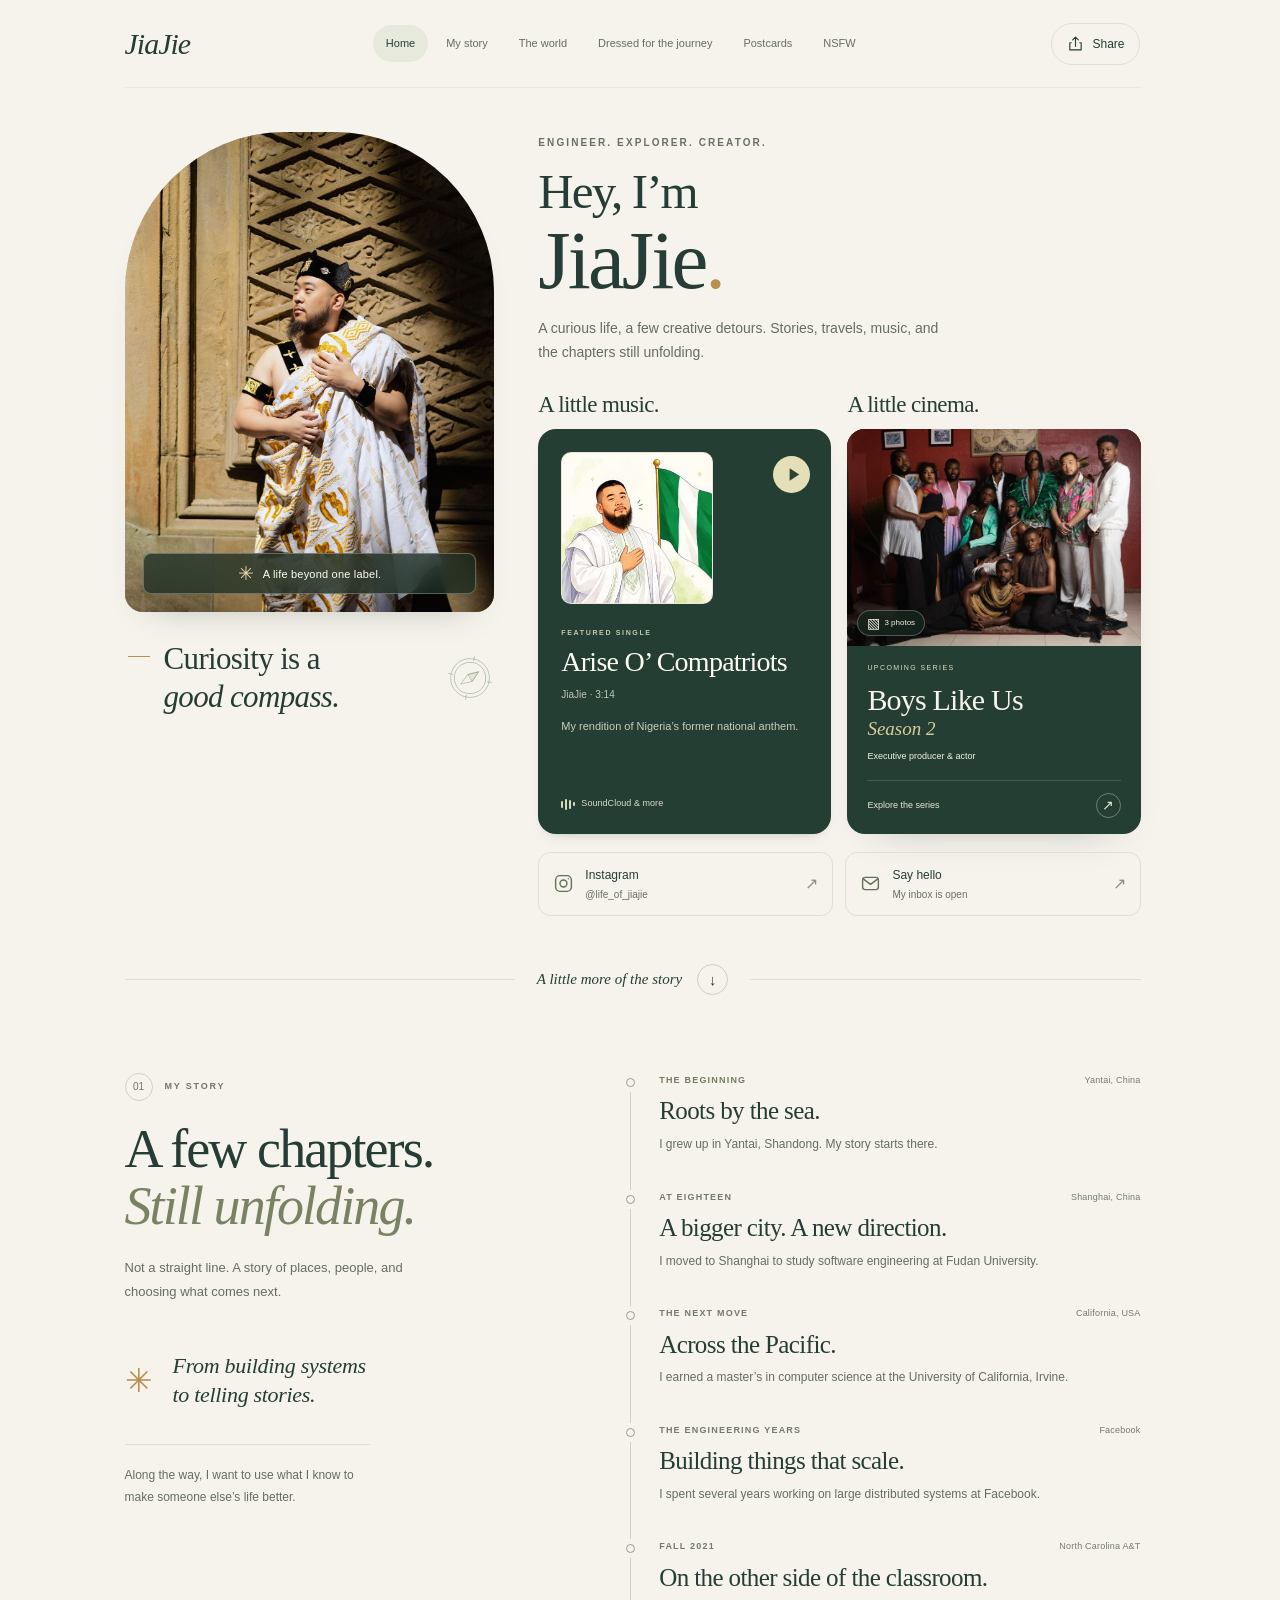
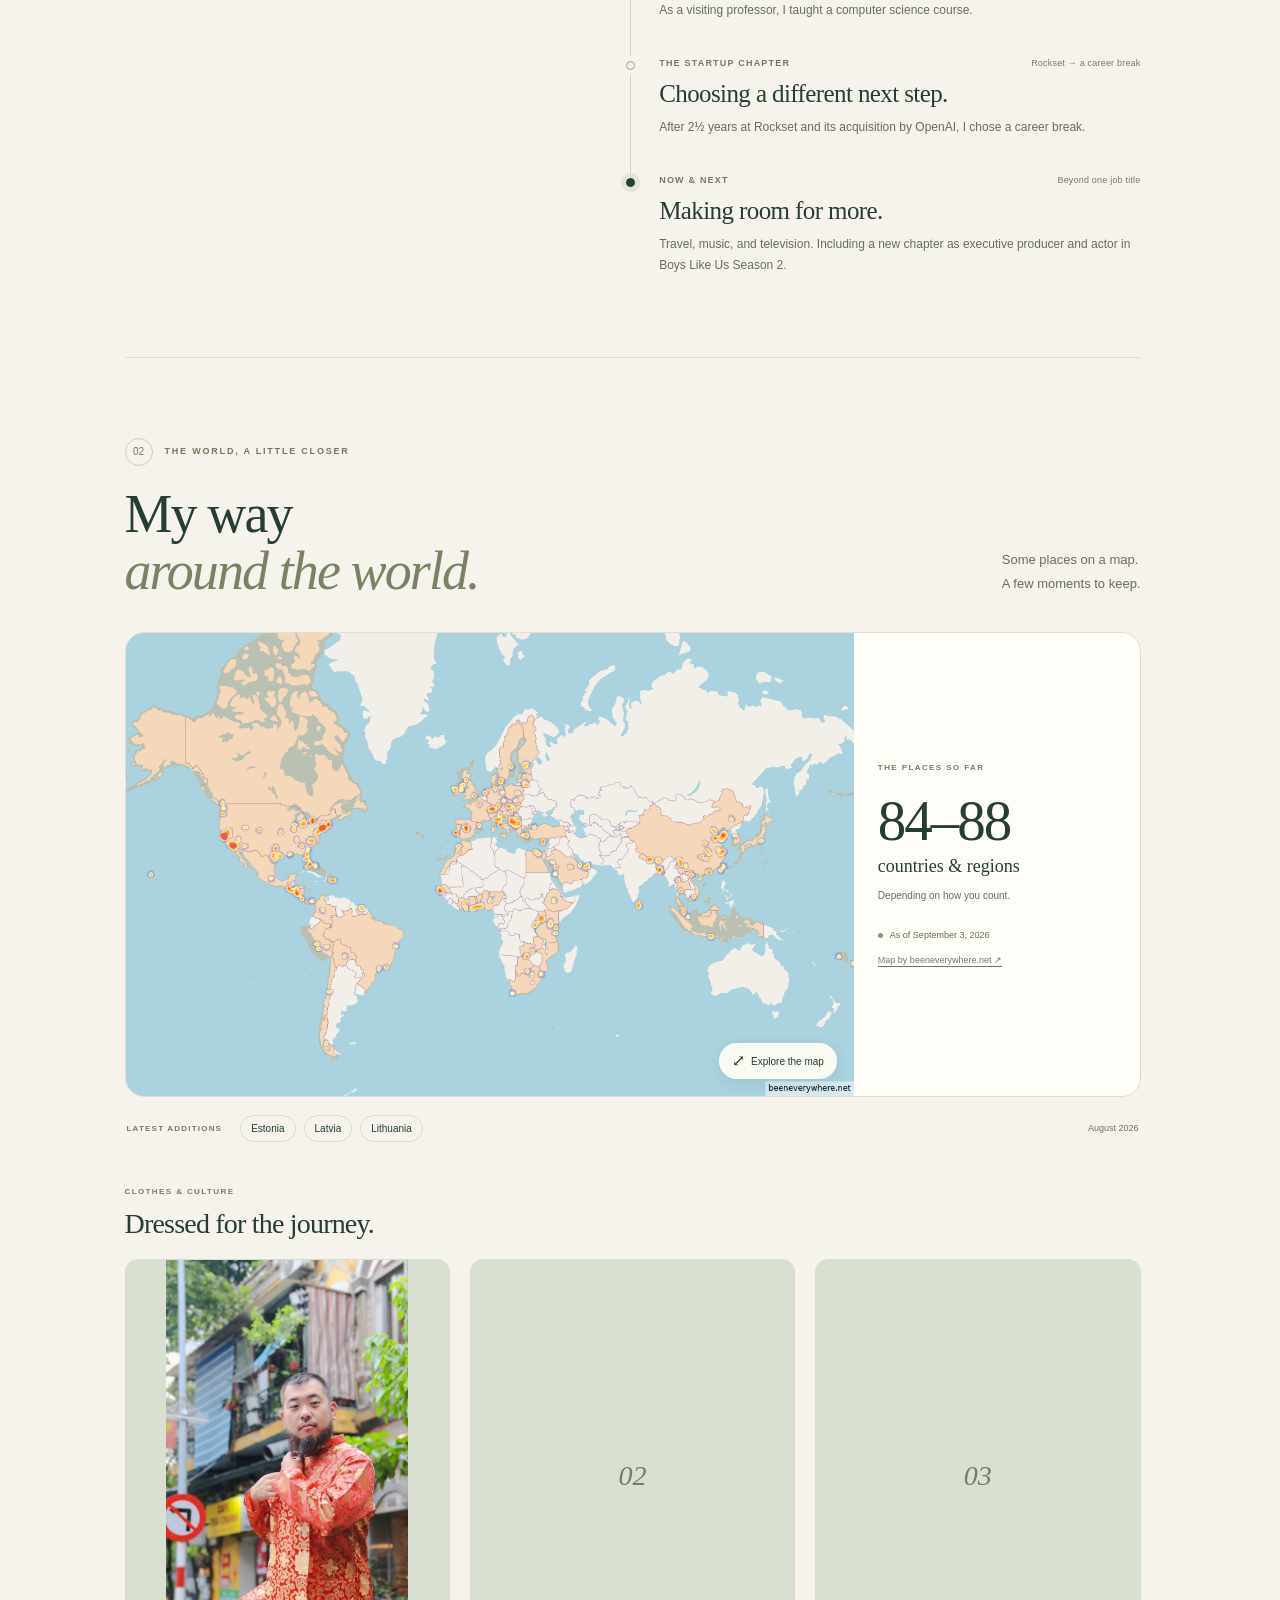
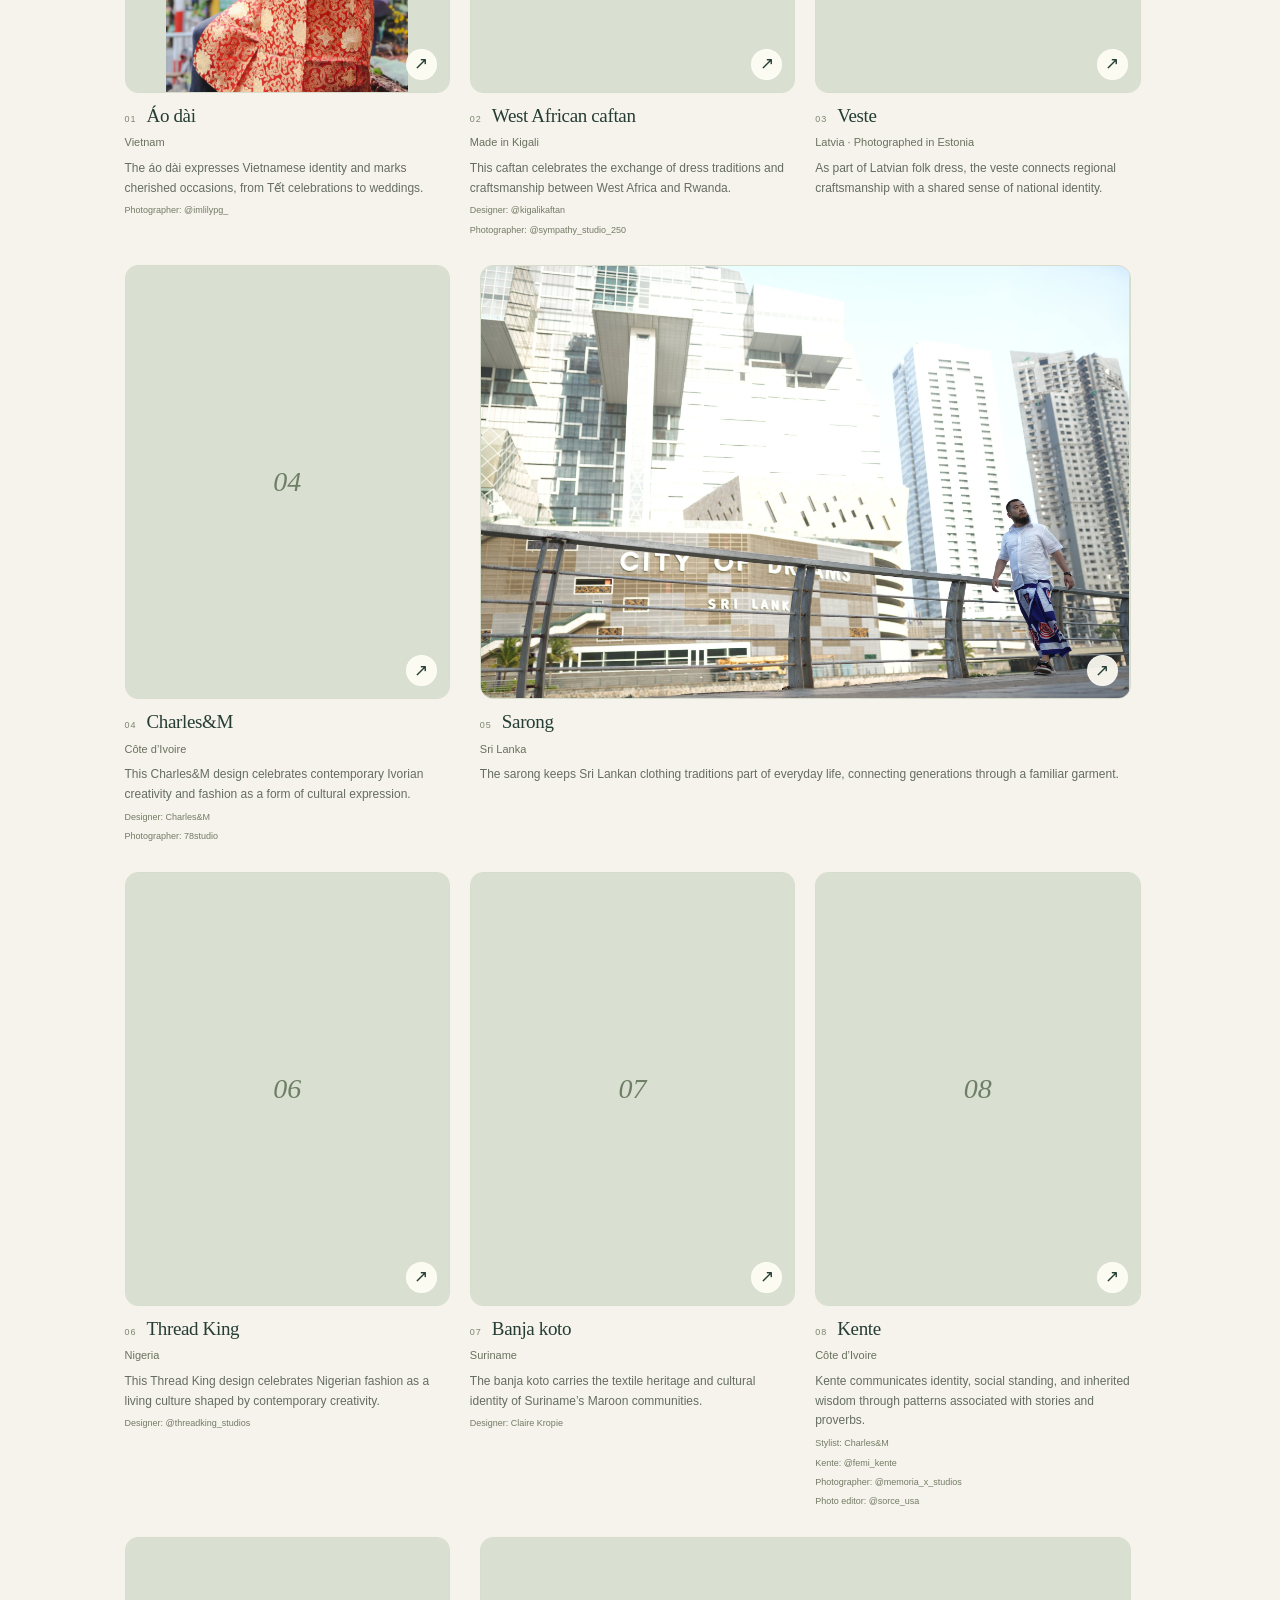
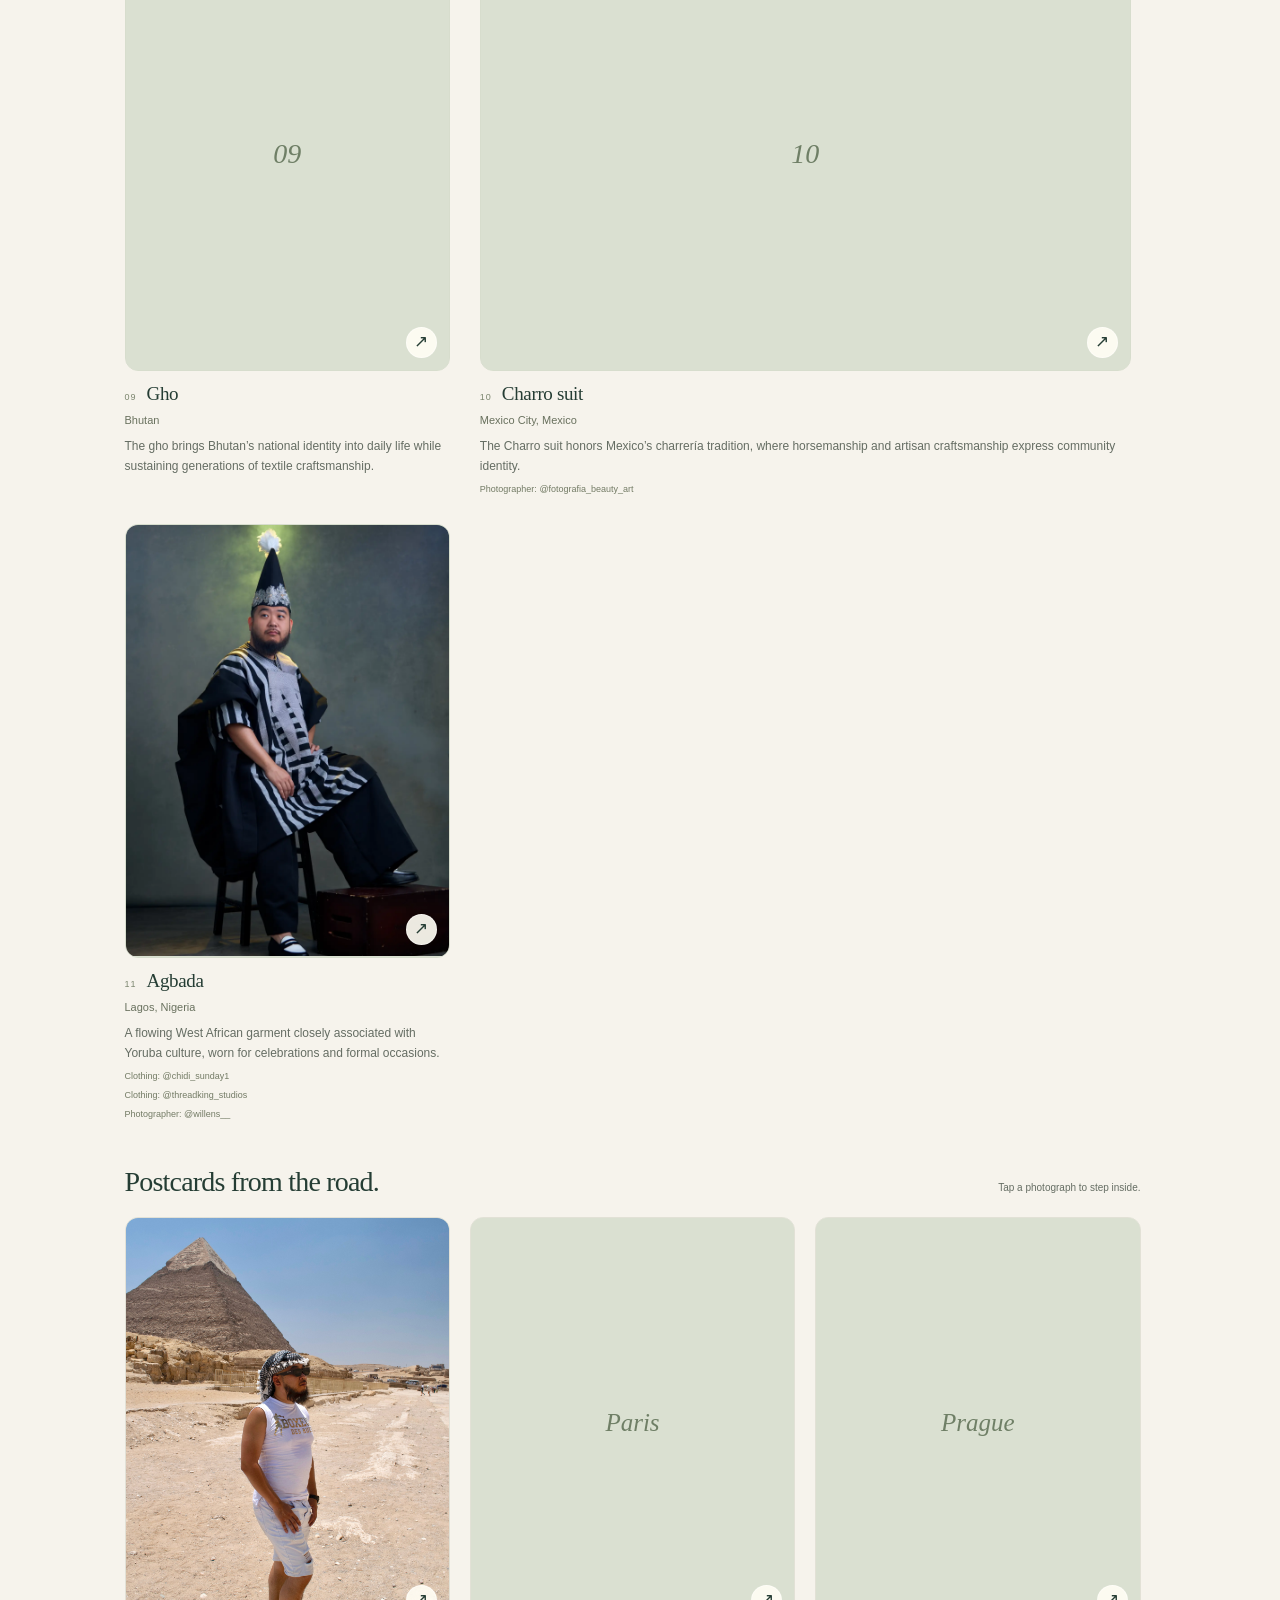
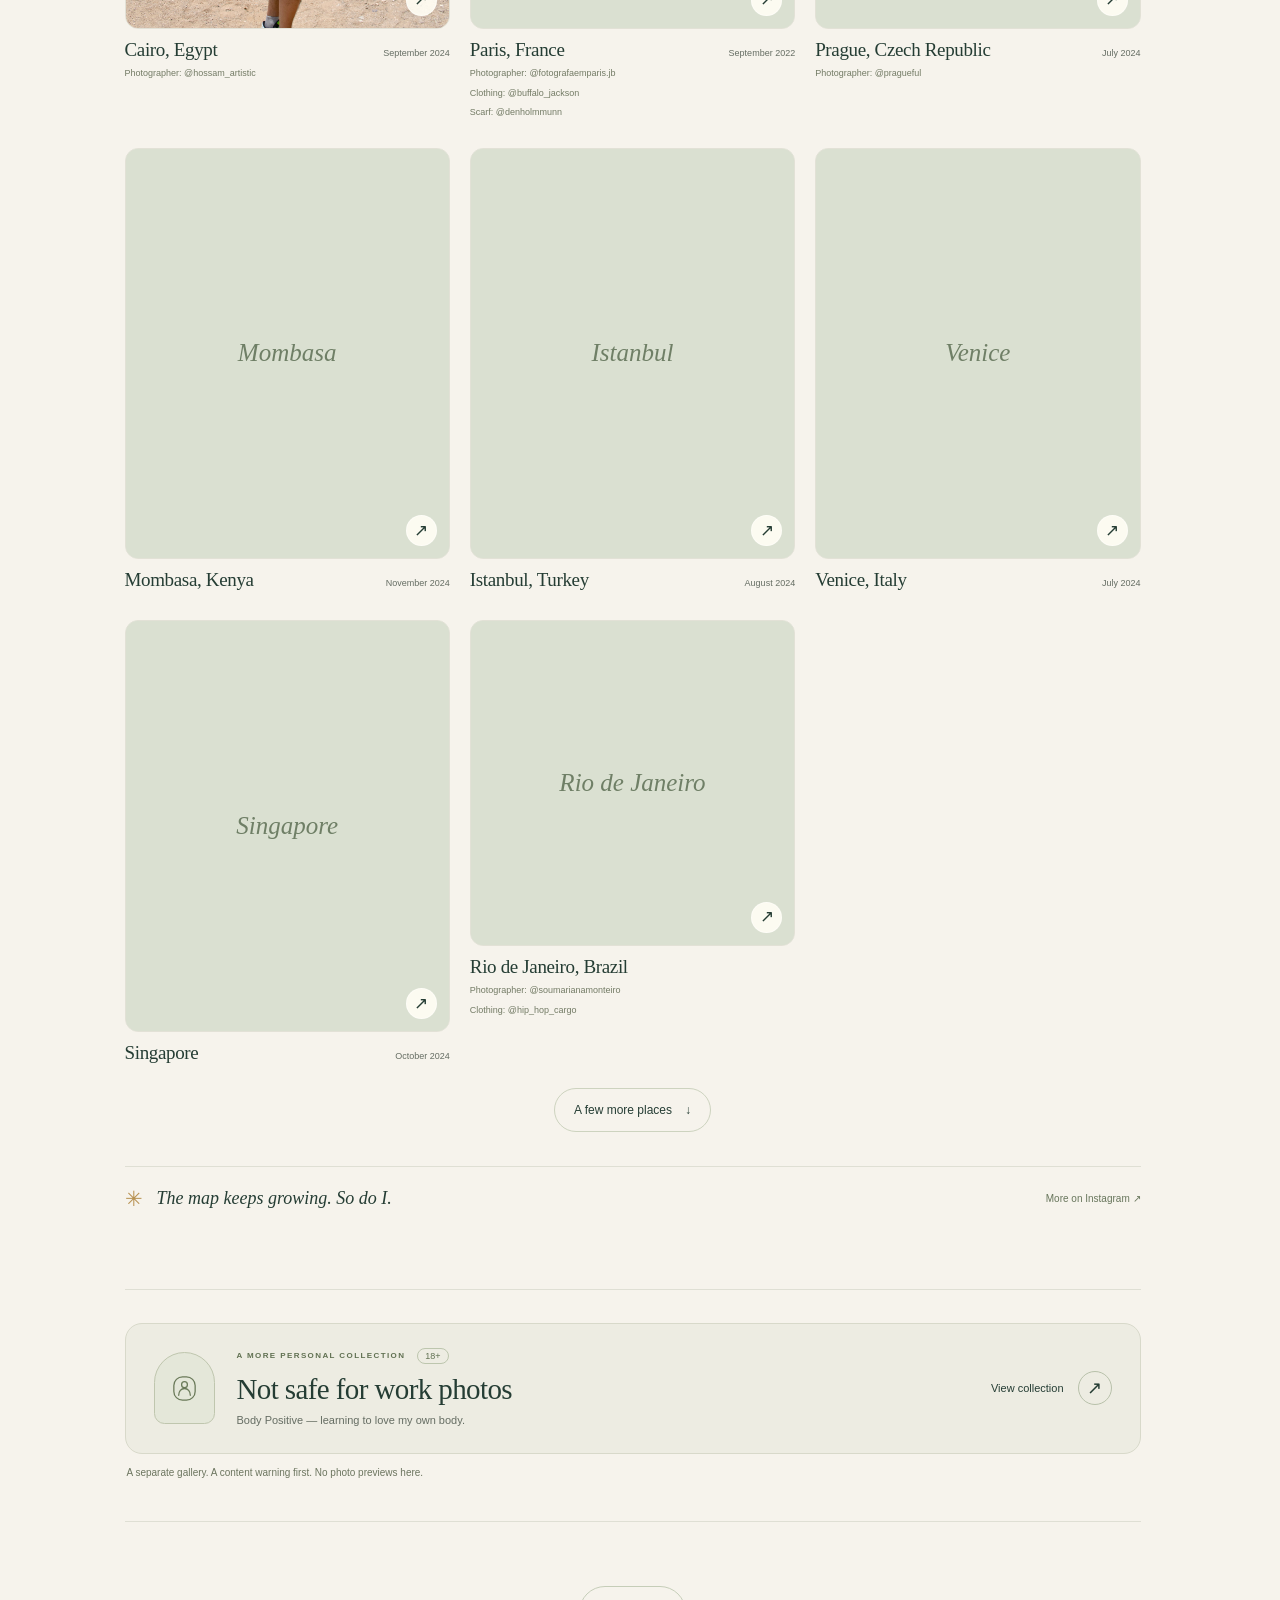
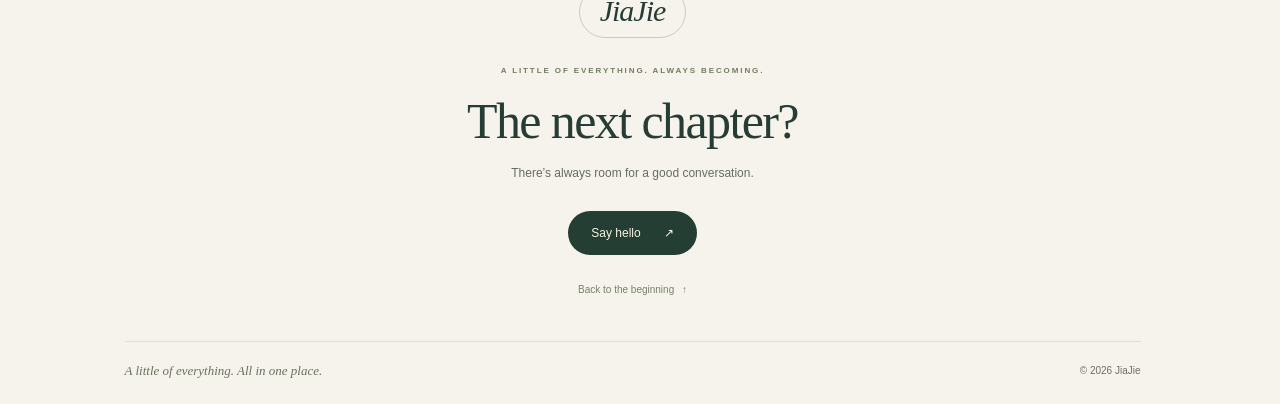
<file: index.html>
<!DOCTYPE html>

<html lang="en">
<head>
<meta charset="utf-8"/>
<meta content="width=device-width, initial-scale=1, viewport-fit=cover" name="viewport"/>
<meta content="#f6f3ec" name="theme-color"/>
<meta content="A little of everything, all in one place. Discover JiaJie’s stories, travels, projects, and music." name="description"/>
<meta content="website" property="og:type"/>
<meta content="JiaJie — A life beyond one label" property="og:title"/>
<meta content="Stories, travels, creative detours, and a little music. Come on in." property="og:description"/>
<meta content="assets/profile/portrait.jpg" property="og:image"/>
<meta content="summary" name="twitter:card"/>
<title>JiaJie — A life beyond one label</title>
<link href="assets/favicon.ico?v=leaf" rel="icon" sizes="16x16 32x32 48x48 64x64" type="image/x-icon"/>
<link href="assets/favicon.svg?v=leaf" rel="icon" sizes="any" type="image/svg+xml"/>
<link href="assets/apple-touch-icon.png?v=leaf" rel="apple-touch-icon" sizes="180x180"/>
<link href="styles.css" rel="stylesheet"/>
<link href="scroll.css" rel="stylesheet"/>
<script defer="" src="site-config.js"></script>
<script defer="" src="app.js"></script>
<link href="revision.css" rel="stylesheet"/><script defer="" src="consent.js"></script></head>
<body>
<a class="skip-link" href="#main">Skip to content</a>
<div aria-hidden="true" class="reading-progress"><span id="reading-progress"></span></div>
<div class="page-shell">
<header class="masthead">
<a aria-label="JiaJie home" class="wordmark" href="#home">
<span id="profile-wordmark">JiaJie</span>
</a>
<nav aria-label="Explore the page" class="chapter-nav"><a aria-current="location" class="is-active" href="#home">Home</a><a href="#story">My story</a><a href="#world">The world</a><a href="#culture">Dressed for the journey</a><a href="#postcards">Postcards</a><a href="#body-positive">NSFW</a></nav>
<button aria-label="Share this page" class="share-button" hidden="" id="share-page" type="button">
<svg aria-hidden="true" class="icon" fill="none" stroke="currentColor" stroke-linecap="round" stroke-linejoin="round" stroke-width="1.6" viewbox="0 0 24 24"><path d="M12 16V3m-4 4 4-4 4 4M6 11H4v10h16V11h-2"></path></svg>
<span>Share</span>
</button>
</header>
<main id="main">
<section aria-label="Welcome" class="main-grid home-chapter" id="home">
<aside aria-label="A little about JiaJie" class="portrait-column">
<figure class="portrait-figure">
<div class="portrait-frame image-frame">
<div aria-hidden="true" class="portrait-placeholder image-placeholder"><span>JiaJie</span></div>
<img alt="JiaJie in a white and gold wrap, standing beside a stone column." class="portrait" decoding="async" fetchpriority="high" height="400" id="portrait" src="assets/profile/portrait.jpg" width="400"/>
<div aria-hidden="true" class="portrait-photo-label"><span class="little-star">✳</span> A life beyond one label.</div>
</div>
<figcaption class="portrait-caption">
<span aria-hidden="true" class="caption-dash"></span>
<p>Curiosity is a<br/><em>good compass.</em></p>
<svg aria-hidden="true" class="compass" fill="none" viewbox="0 0 64 64"><circle cx="32" cy="32" r="27"></circle><circle cx="32" cy="32" r="22"></circle><path d="M42 21 36 36 21 43 28 28Z"></path><path class="compass-fill" d="m42 21-14 7 8 8Z"></path><path d="M32 1v7M32 56v7M1 32h7M56 32h7"></path></svg>
</figcaption>
</figure>
</aside>
<div class="content-column">
<section aria-labelledby="page-title" class="intro">
<p class="eyebrow" id="profile-roles">Engineer. Explorer. Creator.</p>
<h1 id="page-title"><span class="greeting">Hey, I’m </span><span class="name"><span id="profile-name">JiaJie</span><span class="name-dot">.</span></span></h1>
<p class="bio" id="profile-bio">A curious life, a few creative detours. Stories, travels, music, and the chapters still unfolding.</p>
</section><div class="featured-pair" id="featured"><section aria-labelledby="music-heading" class="music-section" id="music">
<div class="section-heading">
<h2 id="music-heading">A little music.</h2>
</div>
<div class="song-list" id="song-list"></div>
<noscript><a class="no-js-music" href="https://w.soundcloud.com/player/?url=https%3A%2F%2Fapi.soundcloud.com%2Ftracks%2F2333675186&amp;visual=true" rel="noopener noreferrer" target="_blank">Listen to Arise O’ Compatriots on SoundCloud ↗</a><p class="noscript-note">Enable JavaScript for the on-page player and additional music platforms.</p></noscript>
</section><section aria-labelledby="screen-title" class="screen-feature" id="screen"><div class="section-heading"><h2 id="screen-title">A little cinema.</h2></div>
<a aria-controls="gallery-dialog" aria-haspopup="dialog" aria-label="Explore Boys Like Us Season 2: project details and three photographs" class="project-card project-card-featured" href="assets/movie/blu-cast.webp" id="project-card" rel="noopener noreferrer" target="_blank">
<span class="project-photo-wrap"><img alt="Principal cast portrait for Boys Like Us Season 2." decoding="async" height="1056" id="project-cover" loading="eager" src="assets/movie/blu-cast-small.webp" width="1429"/><span class="project-photo-tag"><span aria-hidden="true" class="gallery-mini-icon">▧</span> <span id="project-photo-count">3 photos</span></span></span>
<span class="project-card-copy"><span class="project-format"><span class="upcoming-pill" id="project-status">Upcoming series</span></span><span class="project-card-title" id="project-card-title">Boys Like Us</span><span class="project-season" id="project-season">Season 2</span><span class="project-role" id="project-role">Executive producer &amp; actor</span><span class="project-discover"><span>Explore the series</span><span aria-hidden="true" class="project-arrow">↗</span></span></span>
</a>
</section></div>
<nav aria-label="Connect with JiaJie" class="social-links">
<a aria-label="JiaJie on Instagram (opens in a new tab)" class="social-card" href="https://www.instagram.com/life_of_jiajie/" id="instagram-link" rel="noopener noreferrer" target="_blank">
<svg aria-hidden="true" class="icon" fill="none" stroke="currentColor" stroke-width="1.6" viewbox="0 0 24 24"><rect height="18" rx="5" width="18" x="3" y="3"></rect><circle cx="12" cy="12" r="4"></circle><circle cx="17.5" cy="6.5" fill="currentColor" r=".8" stroke="none"></circle></svg>
<span><strong>Instagram</strong><small id="instagram-handle">@life_of_jiajie</small></span>
<span aria-hidden="true" class="small-arrow">↗</span>
</a>
<a class="social-card" href="mailto:hi@geniusye.com" id="email-link">
<svg aria-hidden="true" class="icon" fill="none" stroke="currentColor" stroke-linecap="round" stroke-linejoin="round" stroke-width="1.6" viewbox="0 0 24 24"><rect height="14" rx="3" width="18" x="3" y="5"></rect><path d="m4 7 8 6 8-6"></path></svg>
<span><strong>Say hello</strong><small>My inbox is open</small></span>
<span aria-hidden="true" class="small-arrow">↗</span>
</a>
</nav>
</div>
</section>
<div class="keep-going"><span class="keep-going-line"></span><a href="#story"><span>A little more of the story</span><span aria-hidden="true" class="down-circle">↓</span></a><span class="keep-going-line"></span></div>
<section aria-labelledby="story-title" class="chapter story-chapter" id="story">
<div class="chapter-intro sticky-intro">
<p class="eyebrow chapter-number"><span>01</span> My story</p>
<h2 class="chapter-title" id="story-title">A few chapters.<br/><em>Still unfolding.</em></h2>
<p class="chapter-description">Not a straight line. A story of places, people, and choosing what comes next.</p>
<div class="story-note"><span aria-hidden="true" class="note-star">✳</span><p>From building systems<br/>to telling stories.</p></div>
<p class="giving-back">Along the way, I want to use what I know to make someone else’s life better.</p>
</div>
<ol class="timeline" id="story-timeline"><li class="timeline-item"><span aria-hidden="true" class="timeline-dot"></span><div class="timeline-meta"><span>The beginning</span><span>Yantai, China</span></div><h3>Roots by the sea.</h3><p>I grew up in Yantai, Shandong. My story starts there.</p></li><li class="timeline-item"><span aria-hidden="true" class="timeline-dot"></span><div class="timeline-meta"><span>At eighteen</span><span>Shanghai, China</span></div><h3>A bigger city. A new direction.</h3><p>I moved to Shanghai to study software engineering at Fudan University.</p></li><li class="timeline-item"><span aria-hidden="true" class="timeline-dot"></span><div class="timeline-meta"><span>The next move</span><span>California, USA</span></div><h3>Across the Pacific.</h3><p>I earned a master’s in computer science at the University of California, Irvine.</p></li><li class="timeline-item"><span aria-hidden="true" class="timeline-dot"></span><div class="timeline-meta"><span>The engineering years</span><span>Facebook</span></div><h3>Building things that scale.</h3><p>I spent several years working on large distributed systems at Facebook.</p></li><li class="timeline-item"><span aria-hidden="true" class="timeline-dot"></span><div class="timeline-meta"><span>Fall 2021</span><span>North Carolina A&amp;T</span></div><h3>On the other side of the classroom.</h3><p>As a visiting professor, I taught a computer science course.</p></li><li class="timeline-item"><span aria-hidden="true" class="timeline-dot"></span><div class="timeline-meta"><span>The startup chapter</span><span>Rockset → a career break</span></div><h3>Choosing a different next step.</h3><p>After 2½ years at Rockset and its acquisition by OpenAI, I chose a career break.</p></li><li class="timeline-item"><span aria-hidden="true" class="timeline-dot"></span><div class="timeline-meta"><span>Now &amp; next</span><span>Beyond one job title</span></div><h3>Making room for more.</h3><p>Travel, music, and television. Including a new chapter as executive producer and actor in Boys Like Us Season 2.</p></li></ol>
</section>
<section aria-labelledby="world-title" class="chapter world-chapter" id="world">
<div class="chapter-topline"><div><p class="eyebrow chapter-number"><span>02</span> The world, a little closer</p><h2 class="chapter-title" id="world-title">My way<br/><em>around the world.</em></h2></div><p class="chapter-description">Some places on a map.<br/>A few moments to keep.</p></div>
<div class="world-map-card">
<div class="world-map-visual"><a aria-haspopup="dialog" aria-label="Expand my travel map" class="map-link" href="assets/postcards/travel-map.png" id="open-map" rel="noopener noreferrer" target="_blank"><span aria-hidden="true" class="map-fallback">A world of possibilities.</span><img alt="My travel map, showing visited places around the world." decoding="async" height="636" id="travel-map" loading="lazy" src="assets/postcards/travel-map.png" width="1000"/><span class="expand-map"><span aria-hidden="true">⤢</span> Explore the map</span></a></div>
<div class="world-map-copy"><p class="eyebrow">The places so far</p><p class="world-count" id="travel-count">84–88</p><p class="world-unit" id="travel-unit">countries &amp; regions</p><p class="world-qualifier" id="travel-qualifier">Depending on how you count.</p><div class="world-date"><span aria-hidden="true" class="room-dot"></span><span id="travel-date">As of September 3, 2026</span></div><p class="map-credit"><a href="https://beeneverywhere.net/" id="map-credit-link" rel="noopener noreferrer" target="_blank">Map by beeneverywhere.net ↗</a></p></div>
</div>
<div class="latest-stops"><span class="eyebrow">Latest additions</span><div id="latest-stops-list"><span>Estonia</span><span>Latvia</span><span>Lithuania</span></div><span class="stops-date" id="latest-stops-date">August 2026</span></div>
<section class="culture-section" id="culture" aria-labelledby="culture-title">
<div class="culture-heading"><div><p class="eyebrow" id="culture-eyebrow">Clothes &amp; culture</p><h3 id="culture-title">Dressed for the journey.</h3></div><p id="culture-description" hidden></p></div>
<div class="culture-grid" id="culture-photos">
<figure class="culture-card">
<a class="culture-open" href="assets/culture/cultural-appreciation-01.jpg" rel="noopener noreferrer" target="_blank" aria-label="Open Áo dài · Vietnam">
<span class="culture-image image-frame"><span aria-hidden="true" class="image-placeholder">01</span><img alt="JiaJie in a red and gold áo dài on a leafy street." decoding="async" height="2560" loading="lazy" src="assets/culture/cultural-appreciation-01.jpg" width="1437"/><span aria-hidden="true" class="photo-expand">↗</span></span>
<span class="culture-caption"><span class="culture-index" aria-hidden="true">01</span><strong>Áo dài</strong></span>
</a><figcaption class="culture-details"><p class="culture-location">Vietnam</p><p class="culture-description">The áo dài expresses Vietnamese identity and marks cherished occasions, from Tết celebrations to weddings.</p><div class="photo-credits"><p class="photo-credit"><span class="photo-credit-role">Photographer: </span><a href="https://www.instagram.com/imlilypg_/" rel="noopener noreferrer" target="_blank">@imlilypg_</a></p></div></figcaption></figure>
<figure class="culture-card">
<a class="culture-open" href="assets/culture/cultural-appreciation-02.jpg" rel="noopener noreferrer" target="_blank" aria-label="Open West African caftan · Made in Kigali">
<span class="culture-image image-frame"><span aria-hidden="true" class="image-placeholder">02</span><img alt="JiaJie in a geometric-patterned West African caftan beneath a large canopy in an open square." decoding="async" height="3746" loading="lazy" src="assets/culture/cultural-appreciation-02.jpg" width="2500"/><span aria-hidden="true" class="photo-expand">↗</span></span>
<span class="culture-caption"><span class="culture-index" aria-hidden="true">02</span><strong>West African caftan</strong></span>
</a><figcaption class="culture-details"><p class="culture-location">Made in Kigali</p><p class="culture-description">This caftan celebrates the exchange of dress traditions and craftsmanship between West Africa and Rwanda.</p><div class="photo-credits"><p class="photo-credit"><span class="photo-credit-role">Designer: </span><a href="https://www.instagram.com/kigalikaftan/" rel="noopener noreferrer" target="_blank">@kigalikaftan</a></p><p class="photo-credit"><span class="photo-credit-role">Photographer: </span><a href="https://www.instagram.com/sympathy_studio_250/" rel="noopener noreferrer" target="_blank">@sympathy_studio_250</a></p></div></figcaption></figure>
<figure class="culture-card">
<a class="culture-open" href="assets/culture/cultural-appreciation-03.jpg" rel="noopener noreferrer" target="_blank" aria-label="Open Veste · Latvia · Photographed in Estonia">
<span class="culture-image image-frame"><span aria-hidden="true" class="image-placeholder">03</span><img alt="JiaJie in a dark Latvian veste and light shirt in a sunlit cobbled square in Estonia." decoding="async" height="3750" loading="lazy" src="assets/culture/cultural-appreciation-03.jpg" width="2500"/><span aria-hidden="true" class="photo-expand">↗</span></span>
<span class="culture-caption"><span class="culture-index" aria-hidden="true">03</span><strong>Veste</strong></span>
</a><figcaption class="culture-details"><p class="culture-location">Latvia · Photographed in Estonia</p><p class="culture-description">As part of Latvian folk dress, the veste connects regional craftsmanship with a shared sense of national identity.</p></figcaption></figure>
<figure class="culture-card">
<a class="culture-open" href="assets/culture/cultural-appreciation-04.jpg" rel="noopener noreferrer" target="_blank" aria-label="Open Charles&amp;M · Côte d’Ivoire">
<span class="culture-image image-frame"><span aria-hidden="true" class="image-placeholder">04</span><img alt="JiaJie in a white and striped Charles&amp;M outfit, leaning on a wooden ladder in a studio." decoding="async" height="3125" loading="lazy" src="assets/culture/cultural-appreciation-04.jpg" width="2500"/><span aria-hidden="true" class="photo-expand">↗</span></span>
<span class="culture-caption"><span class="culture-index" aria-hidden="true">04</span><strong>Charles&amp;M</strong></span>
</a><figcaption class="culture-details"><p class="culture-location">Côte d’Ivoire</p><p class="culture-description">This Charles&amp;M design celebrates contemporary Ivorian creativity and fashion as a form of cultural expression.</p><div class="photo-credits"><p class="photo-credit"><span class="photo-credit-role">Designer: </span><a href="https://www.facebook.com/CharlesEtMode" rel="noopener noreferrer" target="_blank">Charles&amp;M</a></p><p class="photo-credit"><span class="photo-credit-role">Photographer: </span><span>78studio</span></p></div></figcaption></figure>
<figure class="culture-card culture-card-wide">
<a class="culture-open" href="assets/culture/cultural-appreciation-05.jpg" rel="noopener noreferrer" target="_blank" aria-label="Open Sarong · Sri Lanka">
<span class="culture-image image-frame"><span aria-hidden="true" class="image-placeholder">05</span><img alt="JiaJie in a white shirt and patterned sarong beside a railing, with contemporary buildings behind him." decoding="async" height="1667" loading="lazy" src="assets/culture/cultural-appreciation-05.jpg" width="2500"/><span aria-hidden="true" class="photo-expand">↗</span></span>
<span class="culture-caption"><span class="culture-index" aria-hidden="true">05</span><strong>Sarong</strong></span>
</a><figcaption class="culture-details"><p class="culture-location">Sri Lanka</p><p class="culture-description">The sarong keeps Sri Lankan clothing traditions part of everyday life, connecting generations through a familiar garment.</p></figcaption></figure>
<figure class="culture-card">
<a class="culture-open" href="assets/culture/cultural-appreciation-06.jpg" rel="noopener noreferrer" target="_blank" aria-label="Open Thread King · Nigeria">
<span class="culture-image image-frame"><span aria-hidden="true" class="image-placeholder">06</span><img alt="JiaJie in a colorful matching Thread King shirt and trousers at a stall filled with woven baskets." decoding="async" height="3125" loading="lazy" src="assets/culture/cultural-appreciation-06.jpg" width="2500"/><span aria-hidden="true" class="photo-expand">↗</span></span>
<span class="culture-caption"><span class="culture-index" aria-hidden="true">06</span><strong>Thread King</strong></span>
</a><figcaption class="culture-details"><p class="culture-location">Nigeria</p><p class="culture-description">This Thread King design celebrates Nigerian fashion as a living culture shaped by contemporary creativity.</p><div class="photo-credits"><p class="photo-credit"><span class="photo-credit-role">Designer: </span><a href="https://www.instagram.com/threadking_studios/" rel="noopener noreferrer" target="_blank">@threadking_studios</a></p></div></figcaption></figure>
<figure class="culture-card">
<a class="culture-open" href="assets/culture/cultural-appreciation-07.jpg" rel="noopener noreferrer" target="_blank" aria-label="Open Banja koto · Suriname">
<span class="culture-image image-frame"><span aria-hidden="true" class="image-placeholder">07</span><img alt="JiaJie in a bright geometric-patterned banja koto beside the steps of a building." decoding="async" height="3750" loading="lazy" src="assets/culture/cultural-appreciation-07.jpg" width="2500"/><span aria-hidden="true" class="photo-expand">↗</span></span>
<span class="culture-caption"><span class="culture-index" aria-hidden="true">07</span><strong>Banja koto</strong></span>
</a><figcaption class="culture-details"><p class="culture-location">Suriname</p><p class="culture-description">The banja koto carries the textile heritage and cultural identity of Suriname’s Maroon communities.</p><div class="photo-credits"><p class="photo-credit"><span class="photo-credit-role">Designer: </span><a href="https://www.facebook.com/claire.kropie.5" rel="noopener noreferrer" target="_blank">Claire Kropie</a></p></div></figcaption></figure>
<figure class="culture-card">
<a class="culture-open" href="assets/culture/cultural-appreciation-08.jpg" rel="noopener noreferrer" target="_blank" aria-label="Open Kente · Côte d’Ivoire">
<span class="culture-image image-frame"><span aria-hidden="true" class="image-placeholder">08</span><img alt="JiaJie in white and gold kente cloth and a black hat in a garden." decoding="async" height="1536" loading="lazy" src="assets/culture/cultural-appreciation-08.jpg" width="1024"/><span aria-hidden="true" class="photo-expand">↗</span></span>
<span class="culture-caption"><span class="culture-index" aria-hidden="true">08</span><strong>Kente</strong></span>
</a><figcaption class="culture-details"><p class="culture-location">Côte d’Ivoire</p><p class="culture-description">Kente communicates identity, social standing, and inherited wisdom through patterns associated with stories and proverbs.</p><div class="photo-credits"><p class="photo-credit"><span class="photo-credit-role">Stylist: </span><a href="https://www.facebook.com/CharlesEtMode" rel="noopener noreferrer" target="_blank">Charles&amp;M</a></p><p class="photo-credit"><span class="photo-credit-role">Kente: </span><a href="https://www.instagram.com/femi_kente/" rel="noopener noreferrer" target="_blank">@femi_kente</a></p><p class="photo-credit"><span class="photo-credit-role">Photographer: </span><a href="https://www.instagram.com/memoria_x_studios/" rel="noopener noreferrer" target="_blank">@memoria_x_studios</a></p><p class="photo-credit"><span class="photo-credit-role">Photo editor: </span><a href="https://www.instagram.com/sorce_usa/" rel="noopener noreferrer" target="_blank">@sorce_usa</a></p></div></figcaption></figure>
<figure class="culture-card">
<a class="culture-open" href="assets/culture/cultural-appreciation-09.jpg" rel="noopener noreferrer" target="_blank" aria-label="Open Gho · Bhutan">
<span class="culture-image image-frame"><span aria-hidden="true" class="image-placeholder">09</span><img alt="JiaJie in a striped gho by a mountain overlook in Bhutan, with buildings on the cliff behind him." decoding="async" height="3334" loading="lazy" src="assets/culture/cultural-appreciation-09.jpg" width="2500"/><span aria-hidden="true" class="photo-expand">↗</span></span>
<span class="culture-caption"><span class="culture-index" aria-hidden="true">09</span><strong>Gho</strong></span>
</a><figcaption class="culture-details"><p class="culture-location">Bhutan</p><p class="culture-description">The gho brings Bhutan’s national identity into daily life while sustaining generations of textile craftsmanship.</p></figcaption></figure>
<figure class="culture-card culture-card-wide">
<a class="culture-open" href="assets/culture/charro-suit-mexico.jpg" rel="noopener noreferrer" target="_blank" aria-label="Open Charro suit · Mexico City, Mexico">
<span class="culture-image image-frame"><span aria-hidden="true" class="image-placeholder">10</span><img alt="JiaJie in a Charro suit in Mexico City, with the Palacio de Bellas Artes in the background." decoding="async" height="667" loading="lazy" src="assets/culture/charro-suit-mexico.jpg" width="1000"/><span aria-hidden="true" class="photo-expand">↗</span></span>
<span class="culture-caption"><span class="culture-index" aria-hidden="true">10</span><strong>Charro suit</strong></span>
</a><figcaption class="culture-details"><p class="culture-location">Mexico City, Mexico</p><p class="culture-description">The Charro suit honors Mexico’s charrería tradition, where horsemanship and artisan craftsmanship express community identity.</p><div class="photo-credits"><p class="photo-credit"><span class="photo-credit-role">Photographer: </span><a href="https://www.instagram.com/fotografia_beauty_art/" rel="noopener noreferrer" target="_blank">@fotografia_beauty_art</a></p></div></figcaption></figure>
<figure class="culture-card">
<a class="culture-open" href="assets/culture/agbada-lagos.webp" rel="noopener noreferrer" target="_blank" aria-label="Open Agbada · Lagos, Nigeria">
<span class="culture-image image-frame"><span aria-hidden="true" class="image-placeholder">11</span><img alt="JiaJie seated in a black-and-white striped embroidered agbada with a pointed ceremonial hat in a studio." decoding="async" height="1920" loading="lazy" src="assets/culture/agbada-lagos.webp" width="1440"/><span aria-hidden="true" class="photo-expand">↗</span></span>
<span class="culture-caption"><span class="culture-index" aria-hidden="true">11</span><strong>Agbada</strong></span>
</a><figcaption class="culture-details"><p class="culture-location">Lagos, Nigeria</p><p class="culture-description">A flowing West African garment closely associated with Yoruba culture, worn for celebrations and formal occasions.</p><div class="photo-credits"><p class="photo-credit"><span class="photo-credit-role">Clothing: </span><a href="https://www.instagram.com/chidi_sunday1/" rel="noopener noreferrer" target="_blank">@chidi_sunday1</a></p><p class="photo-credit"><span class="photo-credit-role">Clothing: </span><a href="https://www.instagram.com/threadking_studios/" rel="noopener noreferrer" target="_blank">@threadking_studios</a></p><p class="photo-credit"><span class="photo-credit-role">Photographer: </span><a href="https://www.instagram.com/willens__/" rel="noopener noreferrer" target="_blank">@willens__</a></p></div></figcaption></figure>
</div></section>
<div class="postcards-heading" id="postcards"><h3>Postcards from the road.</h3><span>Tap a photograph to step inside.</span></div>
<div class="postcards-grid" id="travel-photos"><figure class="postcard"><a class="postcard-open" href="assets/postcards/cairo.jpg" rel="noopener noreferrer" target="_blank"><span class="postcard-image image-frame"><span aria-hidden="true" class="image-placeholder">Cairo</span><img alt="Travel photograph near a pyramid in Egypt." decoding="async" height="1000" loading="lazy" src="assets/postcards/cairo.jpg" width="667"/><span aria-hidden="true" class="photo-expand">↗</span></span><span class="postcard-caption"><strong>Cairo, Egypt</strong><span>September 2024</span></span></a><figcaption class="photo-credits"><p class="photo-credit"><span class="photo-credit-role">Photographer: </span><a href="https://www.instagram.com/hossam_artistic/" rel="noopener noreferrer" target="_blank">@hossam_artistic</a></p></figcaption></figure><figure class="postcard"><a class="postcard-open" href="assets/postcards/paris.jpg" rel="noopener noreferrer" target="_blank"><span class="postcard-image image-frame"><span aria-hidden="true" class="image-placeholder">Paris</span><img alt="Travel portrait beside the Louvre pyramid in Paris." decoding="async" height="1000" loading="lazy" src="assets/postcards/paris.jpg" width="800"/><span aria-hidden="true" class="photo-expand">↗</span></span><span class="postcard-caption"><strong>Paris, France</strong><span>September 2022</span></span></a><figcaption class="photo-credits"><p class="photo-credit"><span class="photo-credit-role">Photographer: </span><a href="https://www.instagram.com/fotografaemparis.jb/" rel="noopener noreferrer" target="_blank">@fotografaemparis.jb</a></p><p class="photo-credit"><span class="photo-credit-role">Clothing: </span><a href="https://www.instagram.com/buffalo_jackson/" rel="noopener noreferrer" target="_blank">@buffalo_jackson</a></p><p class="photo-credit"><span class="photo-credit-role">Scarf: </span><a href="https://www.instagram.com/denholmmunn/" rel="noopener noreferrer" target="_blank">@denholmmunn</a></p></figcaption></figure><figure class="postcard"><a class="postcard-open" href="assets/postcards/prague.jpg" rel="noopener noreferrer" target="_blank"><span class="postcard-image image-frame"><span aria-hidden="true" class="image-placeholder">Prague</span><img alt="Travel portrait on a cobbled street in Prague." decoding="async" height="1000" loading="lazy" src="assets/postcards/prague.jpg" width="667"/><span aria-hidden="true" class="photo-expand">↗</span></span><span class="postcard-caption"><strong>Prague, Czech Republic</strong><span>July 2024</span></span></a><figcaption class="photo-credits"><p class="photo-credit"><span class="photo-credit-role">Photographer: </span><a href="https://www.instagram.com/pragueful/" rel="noopener noreferrer" target="_blank">@pragueful</a></p></figcaption></figure><figure class="postcard"><a class="postcard-open" href="assets/postcards/mombasa.jpg" rel="noopener noreferrer" target="_blank"><span class="postcard-image image-frame"><span aria-hidden="true" class="image-placeholder">Mombasa</span><img alt="Travel photograph on a sunny street in Mombasa." decoding="async" height="1000" loading="lazy" src="assets/postcards/mombasa.jpg" width="753"/><span aria-hidden="true" class="photo-expand">↗</span></span><span class="postcard-caption"><strong>Mombasa, Kenya</strong><span>November 2024</span></span></a></figure><figure class="postcard"><a class="postcard-open" href="assets/postcards/istanbul.jpg" rel="noopener noreferrer" target="_blank"><span class="postcard-image image-frame"><span aria-hidden="true" class="image-placeholder">Istanbul</span><img alt="Travel portrait by the waterfront in Istanbul." decoding="async" height="1000" loading="lazy" src="assets/postcards/istanbul.jpg" width="667"/><span aria-hidden="true" class="photo-expand">↗</span></span><span class="postcard-caption"><strong>Istanbul, Turkey</strong><span>August 2024</span></span></a></figure><figure class="postcard"><a class="postcard-open" href="assets/postcards/venice.jpg" rel="noopener noreferrer" target="_blank"><span class="postcard-image image-frame"><span aria-hidden="true" class="image-placeholder">Venice</span><img alt="Travel portrait beside a canal and bridge in Venice." decoding="async" height="1000" loading="lazy" src="assets/postcards/venice.jpg" width="667"/><span aria-hidden="true" class="photo-expand">↗</span></span><span class="postcard-caption"><strong>Venice, Italy</strong><span>July 2024</span></span></a></figure><figure class="postcard"><a class="postcard-open" href="assets/postcards/singapore.jpg" rel="noopener noreferrer" target="_blank"><span class="postcard-image image-frame"><span aria-hidden="true" class="image-placeholder">Singapore</span><img alt="Travel portrait beneath the Supertrees in Singapore." decoding="async" height="1000" loading="lazy" src="assets/postcards/singapore.jpg" width="667"/><span aria-hidden="true" class="photo-expand">↗</span></span><span class="postcard-caption"><strong>Singapore</strong><span>October 2024</span></span></a></figure><figure class="postcard postcard-square"><a class="postcard-open" href="assets/postcards/rio-patchwork-jacket.webp" rel="noopener noreferrer" target="_blank"><span class="postcard-image image-frame"><span aria-hidden="true" class="image-placeholder">Rio de Janeiro</span><img alt="JiaJie wearing a patchwork denim jacket by the Rio waterfront." decoding="async" height="1440" loading="lazy" src="assets/postcards/rio-patchwork-jacket.webp" width="1440"/><span aria-hidden="true" class="photo-expand">↗</span></span><span class="postcard-caption"><strong>Rio de Janeiro, Brazil</strong><span></span></span></a><figcaption class="photo-credits"><p class="photo-credit"><span class="photo-credit-role">Photographer: </span><a href="https://www.instagram.com/soumarianamonteiro/" rel="noopener noreferrer" target="_blank">@soumarianamonteiro</a></p><p class="photo-credit"><span class="photo-credit-role">Clothing: </span><a href="https://www.instagram.com/hip_hop_cargo/" rel="noopener noreferrer" target="_blank">@hip_hop_cargo</a></p></figcaption></figure><figure class="postcard postcard-square"><a class="postcard-open" href="assets/postcards/rio-beach.webp" rel="noopener noreferrer" target="_blank"><span class="postcard-image image-frame"><span aria-hidden="true" class="image-placeholder">Rio de Janeiro</span><img alt="JiaJie in colorful striped swim shorts on a beach with the Rio coastline behind him." decoding="async" height="1440" loading="lazy" src="assets/postcards/rio-beach.webp" width="1439"/><span aria-hidden="true" class="photo-expand">↗</span></span><span class="postcard-caption"><strong>Rio de Janeiro, Brazil</strong><span></span></span></a><figcaption class="photo-credits"><p class="photo-credit"><span class="photo-credit-role">Photographer: </span><a href="https://www.instagram.com/soumarianamonteiro/" rel="noopener noreferrer" target="_blank">@soumarianamonteiro</a></p></figcaption></figure><figure class="postcard postcard-square"><a class="postcard-open" href="assets/postcards/copenhagen.webp" rel="noopener noreferrer" target="_blank"><span class="postcard-image image-frame"><span aria-hidden="true" class="image-placeholder">Copenhagen</span><img alt="JiaJie in a white shirt and black hat beside a church with a tall stone spire." decoding="async" height="1440" loading="lazy" src="assets/postcards/copenhagen.webp" width="1440"/><span aria-hidden="true" class="photo-expand">↗</span></span><span class="postcard-caption"><strong>Copenhagen, Denmark</strong><span></span></span></a></figure><figure class="postcard postcard-square"><a class="postcard-open" href="assets/postcards/lisbon.webp" rel="noopener noreferrer" target="_blank"><span class="postcard-image image-frame"><span aria-hidden="true" class="image-placeholder">Lisbon</span><img alt="JiaJie in an open patterned shirt at a viewpoint over red rooftops." decoding="async" height="1440" loading="lazy" src="assets/postcards/lisbon.webp" width="1440"/><span aria-hidden="true" class="photo-expand">↗</span></span><span class="postcard-caption"><strong>Lisbon, Portugal</strong><span></span></span></a></figure><figure class="postcard postcard-square"><a class="postcard-open" href="assets/postcards/hawaii-coast.jpg" rel="noopener noreferrer" target="_blank"><span class="postcard-image image-frame"><span aria-hidden="true" class="image-placeholder">Oahu</span><img alt="JiaJie wearing a pink tropical shirt and leafy lei at a coastal overlook." decoding="async" height="1440" loading="lazy" src="assets/postcards/hawaii-coast.jpg" width="1440"/><span aria-hidden="true" class="photo-expand">↗</span></span><span class="postcard-caption"><strong>Oahu, Hawaii</strong><span></span></span></a><figcaption class="photo-credits"><p class="photo-credit"><span class="photo-credit-role">Photographer: </span><a href="https://www.instagram.com/hawaii_daytour/" rel="noopener noreferrer" target="_blank">@hawaii_daytour</a></p></figcaption></figure><figure class="postcard postcard-square"><a class="postcard-open" href="assets/postcards/madrid.webp" rel="noopener noreferrer" target="_blank"><span class="postcard-image image-frame"><span aria-hidden="true" class="image-placeholder">Madrid</span><img alt="JiaJie in a white patterned shirt with mounted guards behind him." decoding="async" height="1440" loading="lazy" src="assets/postcards/madrid.webp" width="1440"/><span aria-hidden="true" class="photo-expand">↗</span></span><span class="postcard-caption"><strong>Madrid, Spain</strong><span></span></span></a></figure></div>
<div class="travel-sentinel" hidden="" id="travel-sentinel"><button class="quiet-button" id="load-more-photos" type="button">A few more places <span aria-hidden="true">↓</span></button><span aria-live="polite" class="sr-only" id="travel-load-status" role="status"></span></div>
<div class="travel-endnote"><span aria-hidden="true" class="note-star">✳</span><p>The map keeps growing. So do I.</p><a href="https://www.instagram.com/life_of_jiajie/" id="travel-instagram" rel="noopener noreferrer" target="_blank">More on Instagram <span aria-hidden="true">↗</span></a></div>
</section>
<section aria-labelledby="body-entry-title" class="body-positive-entry" id="body-positive">
<a aria-controls="body-consent-dialog" aria-haspopup="dialog" aria-label="Not safe for work photos — open content warning before entering the Body Positive gallery" class="body-entry-card" href="bodypositive.html" id="body-positive-link">
<span aria-hidden="true" class="body-entry-symbol"><svg fill="none" stroke="currentColor" stroke-linecap="round" stroke-linejoin="round" stroke-width="1.3" viewbox="0 0 32 32"><rect height="24" rx="9" width="22" x="5" y="4"></rect><circle cx="16" cy="12" r="3"></circle><path d="M10 23c0-4 2.5-7 6-7s6 3 6 7"></path></svg></span>
<span class="body-entry-copy"><span class="eyebrow">A more personal collection <span class="age-pill">18+</span></span><h2 id="body-entry-title">Not safe for work photos</h2><span class="body-entry-description">Body Positive — learning to love my own body.</span></span>
<span class="body-entry-action">View collection <span aria-hidden="true">↗</span></span>
</a>
<p class="body-entry-note">A separate gallery. A content warning first. No photo previews here.</p>
</section><section aria-labelledby="closing-title" class="closing-chapter" id="hello"><span aria-hidden="true" class="closing-mark">JiaJie</span><p class="eyebrow">A little of everything. Always becoming.</p><h2 id="closing-title">The next chapter?</h2><p id="closing-subtitle">There’s always room for a good conversation.</p><a class="hello-button" href="mailto:hi@geniusye.com" id="closing-email">Say hello <span aria-hidden="true">↗</span></a><a class="back-top" href="#home">Back to the beginning <span aria-hidden="true">↑</span></a></section>
</main>
<footer class="footer"><span>A little of everything. All in one place.</span><span>© <span id="year">2026</span> <span id="footer-name">JiaJie</span></span></footer>
</div>
<dialog aria-describedby="dialog-description" aria-labelledby="dialog-title" class="music-dialog" id="music-dialog">
<div class="dialog-toolbar">
<span class="eyebrow"><span aria-hidden="true" class="room-dot"></span>The listening room</span>
<button aria-label="Close music player" autofocus="" class="icon-button close-button" id="close-dialog" type="button">
<svg aria-hidden="true" class="icon" fill="none" stroke="currentColor" stroke-linecap="round" stroke-width="1.7" viewbox="0 0 24 24"><path d="m6 6 12 12M18 6 6 18"></path></svg>
</button>
</div>
<div class="dialog-content">
<div class="release-header">
<div class="release-art image-frame"><div aria-hidden="true" class="image-placeholder">♫</div><img alt="" height="100" id="dialog-artwork" width="100"/></div>
<div class="release-title"><p class="eyebrow" id="dialog-eyebrow">Featured single</p><h2 id="dialog-title">Arise O’ Compatriots</h2><p id="dialog-byline">JiaJie · 2026 · 3:14</p></div>
</div>
<p class="release-description" id="dialog-description">My rendition of Nigeria’s former national anthem.</p>
<div class="player-heading"><span class="eyebrow">Listen right here</span><span class="player-provider"><svg aria-hidden="true" viewbox="0 0 28 16"><path d="M2 8v5M5 5v8M8 3v10"></path><path d="M11 13V5.5a5 5 0 0 1 9.7-1.7A4.7 4.7 0 1 1 22 13Z"></path></svg>SoundCloud</span></div>
<div class="soundcloud-slot" id="soundcloud-slot"></div>
<p class="player-fallback">Player not loading? <a id="soundcloud-external" rel="noopener noreferrer" target="_blank">Open SoundCloud <span aria-hidden="true">↗</span></a></p>
<div class="platform-heading"><h3>Or listen your way</h3><button aria-label="Copy a link to this song" class="copy-song" id="copy-song" type="button"><svg aria-hidden="true" class="icon" fill="none" stroke="currentColor" stroke-linecap="round" stroke-linejoin="round" stroke-width="1.6" viewbox="0 0 24 24"><rect height="12" rx="2" width="12" x="8" y="8"></rect><path d="M15 8V4H4v11h4"></path></svg><span>Copy link</span></button></div>
<div class="platform-grid" id="platform-links"></div>
<p class="search-notice" hidden="" id="search-notice"><span aria-hidden="true">⌕</span> Buttons marked “Search” open search results, not a verified release page.</p>
<p class="embed-note">The player connects to SoundCloud only when you open this dialog. Press play to start; closing the dialog stops playback.</p>
</div>
</dialog>
<dialog aria-describedby="share-description" aria-labelledby="share-title" class="share-dialog" id="share-dialog">
<div class="share-dialog-content"><h2 id="share-title">Here’s the link.</h2><p id="share-description">Copy this link to share the page.</p><input aria-label="Link to copy" id="share-url" readonly="" type="url"/><button id="close-share" type="button">Done</button></div>
</dialog>
<dialog aria-labelledby="gallery-title" class="gallery-dialog" id="gallery-dialog">
<div class="dialog-toolbar"><span class="eyebrow"><span aria-hidden="true" class="room-dot"></span><span id="gallery-eyebrow">The photo journal</span></span><button aria-label="Close photo gallery" autofocus="" class="icon-button" id="close-gallery" type="button"><svg aria-hidden="true" class="icon" fill="none" stroke="currentColor" stroke-linecap="round" stroke-width="1.7" viewbox="0 0 24 24"><path d="m6 6 12 12M18 6 6 18"></path></svg></button></div>
<div class="gallery-body">
<div class="gallery-heading"><div><h2 id="gallery-title">Postcards from the road</h2><p id="gallery-subtitle"></p></div><span aria-live="polite" class="gallery-count" id="gallery-count"></span></div>
<figure class="gallery-figure"><div class="gallery-stage" id="gallery-stage"><img alt="" id="gallery-image"/><p hidden="" id="gallery-image-error">This photo couldn’t load. Try opening the original below.</p></div><figcaption class="gallery-caption"><div><strong id="gallery-photo-title"></strong><p id="gallery-photo-location" hidden></p><p id="gallery-photo-caption"></p><div class="photo-credits" hidden="" id="gallery-credit"></div></div><div class="gallery-controls"><button aria-label="Previous photograph" class="icon-button" id="gallery-prev" type="button">←</button><button aria-label="Next photograph" class="icon-button" id="gallery-next" type="button">→</button></div></figcaption></figure>
<div aria-label="Choose a photograph" class="gallery-thumbnails" hidden="" id="gallery-thumbnails"></div>
<div class="gallery-image-actions"><a id="gallery-original" rel="noopener noreferrer" target="_blank">Open full-size photograph <span aria-hidden="true">↗</span></a><span id="gallery-key-hint">Use the arrows or swipe to explore.</span></div>
<section aria-labelledby="project-details-title" class="project-details" hidden="" id="project-details"><div class="project-details-intro"><div><p class="eyebrow">The story</p><h3 id="project-details-title">Boys Like Us · Season 2</h3></div><span class="detail-status" id="detail-status">Upcoming</span></div><p id="project-description"></p><p id="project-personal-note"></p><dl class="project-facts"><div><dt>My role</dt><dd id="detail-role"></dd></div><div><dt>Format</dt><dd id="detail-format"></dd></div><div><dt>Release</dt><dd id="detail-release"></dd></div></dl><div class="project-destinations" id="project-destinations"><a class="hello-button" id="project-updates" rel="noopener noreferrer" target="_blank">Updates on my Instagram <span aria-hidden="true">↗</span></a><a class="quiet-button" hidden="" id="project-trailer" rel="noopener noreferrer" target="_blank">Watch the trailer ↗</a><a class="quiet-button" hidden="" id="project-watch" rel="noopener noreferrer" target="_blank">Watch the series ↗</a><button class="copy-song" id="copy-project" type="button">Copy project link ↗</button></div></section>
</div>
</dialog>
<div aria-atomic="true" aria-live="polite" class="toast" id="toast" role="status"></div>
<template id="song-card-template">
<button aria-controls="music-dialog" aria-haspopup="dialog" class="music-card" type="button">
<span class="song-art image-frame"><span aria-hidden="true" class="image-placeholder">♫</span><img alt="" class="song-artwork" decoding="async" height="88" width="88"/></span>
<span class="song-copy"><span class="eyebrow song-eyebrow"></span><span class="song-title"></span><span class="song-meta"></span><span class="song-card-description"></span><span class="song-platforms"><span aria-hidden="true" class="mini-wave"><i></i><i></i><i></i><i></i></span>SoundCloud &amp; more</span></span>
<span aria-hidden="true" class="play-button"><svg fill="currentColor" viewbox="0 0 24 24"><path d="M9 5.5v13L19 12Z"></path></svg></span>
</button>
</template>
<dialog aria-describedby="consent-description consent-privacy" aria-labelledby="consent-title" class="consent-dialog" id="body-consent-dialog">
<div class="consent-toolbar"><span class="eyebrow">Before you step inside</span><button aria-label="Cancel and close content warning" class="icon-button" id="consent-close" type="button"><svg aria-hidden="true" class="icon" fill="none" stroke="currentColor" stroke-linecap="round" stroke-width="1.7" viewbox="0 0 24 24"><path d="m6 6 12 12M18 6 6 18"></path></svg></button></div>
<div class="consent-content"><span aria-hidden="true" class="consent-mark">18+</span><p class="eyebrow">Body Positive</p><h2 id="consent-title">A little more<br/><em>of me.</em></h2><p id="consent-description">This photography collection contains artistic nudity and is <strong>not safe for work</strong>. Please continue only if you are 18 or older and comfortable viewing it.</p><p id="consent-privacy">The gallery opens on a separate page. No photographs load until you choose to continue.</p><div class="consent-actions"><button autofocus="" class="quiet-button" id="consent-cancel" type="button">Stay here</button><button class="hello-button" id="consent-approve" type="button">I’m 18+ — enter gallery <span aria-hidden="true">→</span></button></div></div>
</dialog></body>
</html>
</file>
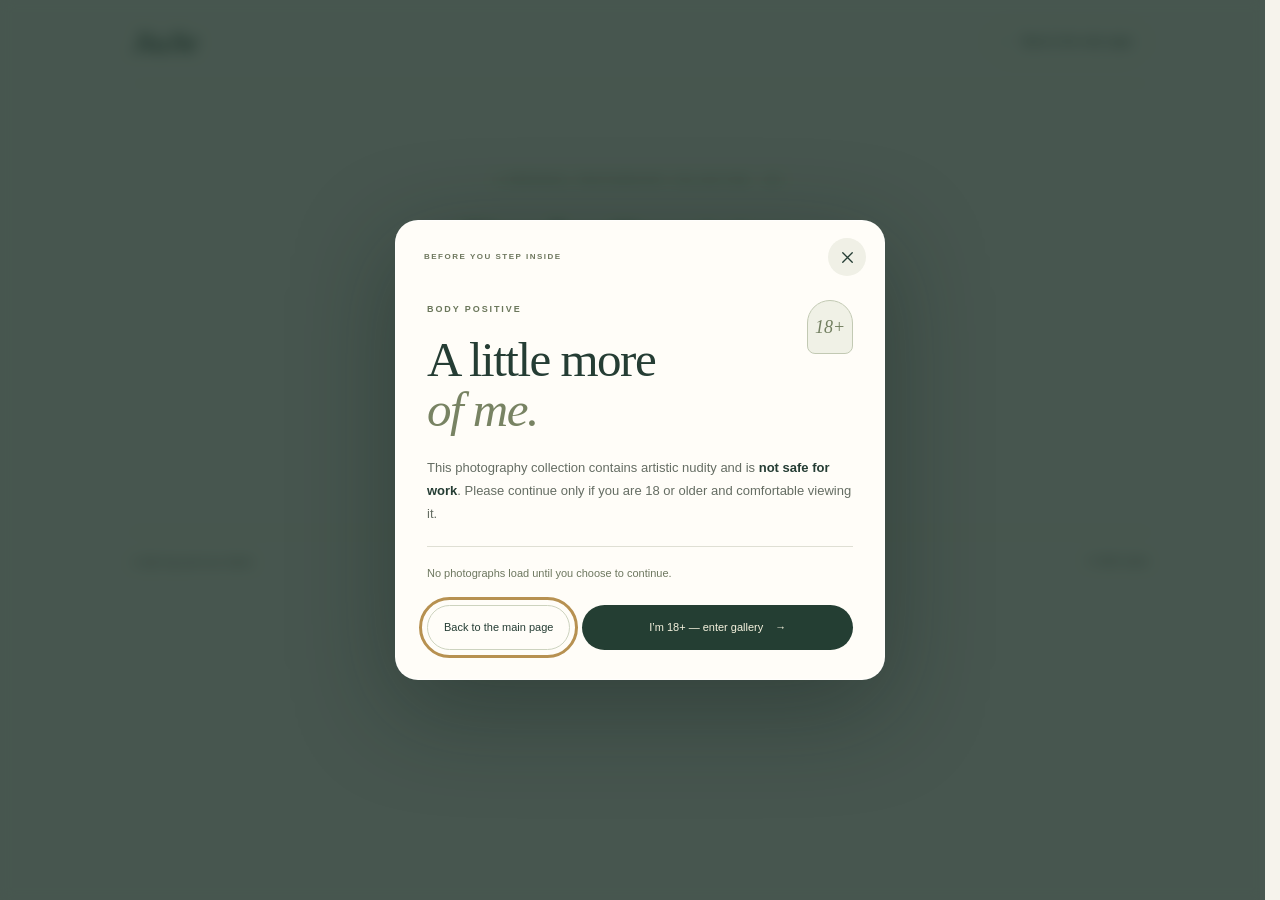
<file: bodypositive.html>
<!doctype html>
<html lang="en">
<head>
  <meta charset="utf-8">
  <meta name="viewport" content="width=device-width, initial-scale=1, viewport-fit=cover">
  <meta name="theme-color" content="#f6f3ec">
  <meta name="robots" content="noindex, nofollow, noimageindex">
  <meta name="description" content="Body Positive — a personal photography collection. Content warning and explicit confirmation required before viewing.">
  <meta property="og:title" content="Body Positive — JiaJie">
  <meta property="og:description" content="A personal photography collection. Adults only. Content warning before entry.">
  <meta property="og:type" content="website">
  <title>Body Positive — JiaJie</title>
  <link rel="icon" href="assets/favicon.ico?v=leaf" type="image/x-icon" sizes="16x16 32x32 48x48 64x64">
  <link rel="icon" href="assets/favicon.svg?v=leaf" type="image/svg+xml" sizes="any">
  <link rel="apple-touch-icon" href="assets/apple-touch-icon.png?v=leaf" sizes="180x180">
  <link rel="stylesheet" href="styles.css">
  <link rel="stylesheet" href="scroll.css">
  <link rel="stylesheet" href="revision.css">
  <link rel="stylesheet" href="bodypositive.css">
  <script src="consent.js" defer></script>
</head>
<body data-body-gallery="true">
  <a class="skip-link" href="#body-main">Skip to content</a>
  <div class="page-shell body-page-shell">
    <header class="masthead body-masthead"><a aria-label="JiaJie home" class="wordmark" href="index.html">JiaJie</a><a class="gallery-exit" href="index.html#body-positive"><span aria-hidden="true">←</span> Back to the main page</a></header>
    <main id="body-main">
      <section id="gallery-safe-entry" class="gallery-safe-entry" aria-labelledby="safe-entry-title"><p class="eyebrow">A personal photography collection · 18+</p><h1 id="safe-entry-title">Body Positive.</h1><p>Please read the content warning before entering. No photographs are displayed on this entry screen.</p><button type="button" class="hello-button" id="gallery-read-warning">Read content warning <span aria-hidden="true">→</span></button><noscript><p>JavaScript is required to confirm the content warning and show this collection. No photographs have been loaded.</p></noscript></section>
      <p id="body-gallery-loading" class="gallery-loading-note" role="status" aria-live="polite" hidden></p>
      <div id="body-collection" hidden>
        <section class="body-gallery-intro" aria-labelledby="body-gallery-title"><div><p class="eyebrow">Body Positive <span class="age-pill">18+</span></p><h1 id="body-gallery-title" tabindex="-1">Learning to love<br><em>my own body.</em></h1></div><div class="body-gallery-aside"><span class="note-star" aria-hidden="true">✳</span><p id="body-gallery-intro-copy"></p><span id="body-photo-count" class="body-photo-count"></span></div></section>
        <nav id="body-shoot-nav" class="body-shoot-nav" aria-label="Photography sessions"></nav>
        <div id="body-photo-groups"></div>
        <div class="body-gallery-end"><p>A little vulnerability.<br><em>A little more self-love.</em></p><a class="hello-button" href="index.html#body-positive">Back to the main page <span aria-hidden="true">↗</span></a></div>
      </div>
    </main>
    <footer class="footer"><span>A life beyond one label.</span><span>© <span id="body-year">2026</span> JiaJie</span></footer>
  </div>
  <dialog id="body-consent-dialog" class="consent-dialog" aria-labelledby="consent-title" aria-describedby="consent-description consent-privacy">
  <div class="consent-toolbar"><span class="eyebrow">Before you step inside</span><button type="button" class="icon-button" id="consent-close" aria-label="Cancel and close content warning"><svg class="icon" viewBox="0 0 24 24" fill="none" stroke="currentColor" stroke-width="1.7" stroke-linecap="round" aria-hidden="true"><path d="m6 6 12 12M18 6 6 18"/></svg></button></div>
  <div class="consent-content"><span class="consent-mark" aria-hidden="true">18+</span><p class="eyebrow">Body Positive</p><h2 id="consent-title">A little more<br><em>of me.</em></h2><p id="consent-description">This photography collection contains artistic nudity and is <strong>not safe for work</strong>. Please continue only if you are 18 or older and comfortable viewing it.</p><p id="consent-privacy">The gallery opens on a separate page. No photographs load until you choose to continue.</p><div class="consent-actions"><button type="button" class="quiet-button" id="consent-cancel" autofocus>Stay here</button><button type="button" class="hello-button" id="consent-approve">I’m 18+ — enter gallery <span aria-hidden="true">→</span></button></div></div>
</dialog>
  <dialog id="body-photo-dialog" class="body-photo-dialog" aria-labelledby="body-lightbox-title">
    <div class="dialog-toolbar"><span class="eyebrow">Body Positive · 18+</span><button type="button" id="body-lightbox-close" class="icon-button" aria-label="Close photograph" autofocus><svg class="icon" viewBox="0 0 24 24" fill="none" stroke="currentColor" stroke-width="1.7" stroke-linecap="round" aria-hidden="true"><path d="m6 6 12 12M18 6 6 18"/></svg></button></div>
    <div class="body-lightbox-content"><div class="body-lightbox-stage" id="body-lightbox-stage"><img id="body-lightbox-image" alt=""><p id="body-lightbox-error" hidden>This photograph couldn’t load. Please try again later.</p></div><div class="body-lightbox-caption"><div><h2 id="body-lightbox-title"></h2><p id="body-lightbox-date"></p><a id="body-lightbox-credit" target="_blank" rel="noopener noreferrer" hidden></a></div><div class="body-lightbox-controls"><button type="button" class="icon-button" id="body-lightbox-prev" aria-label="Previous photograph">←</button><span id="body-lightbox-count" aria-live="polite"></span><button type="button" class="icon-button" id="body-lightbox-next" aria-label="Next photograph">→</button></div></div></div>
  </dialog>
</body>
</html>
</file>
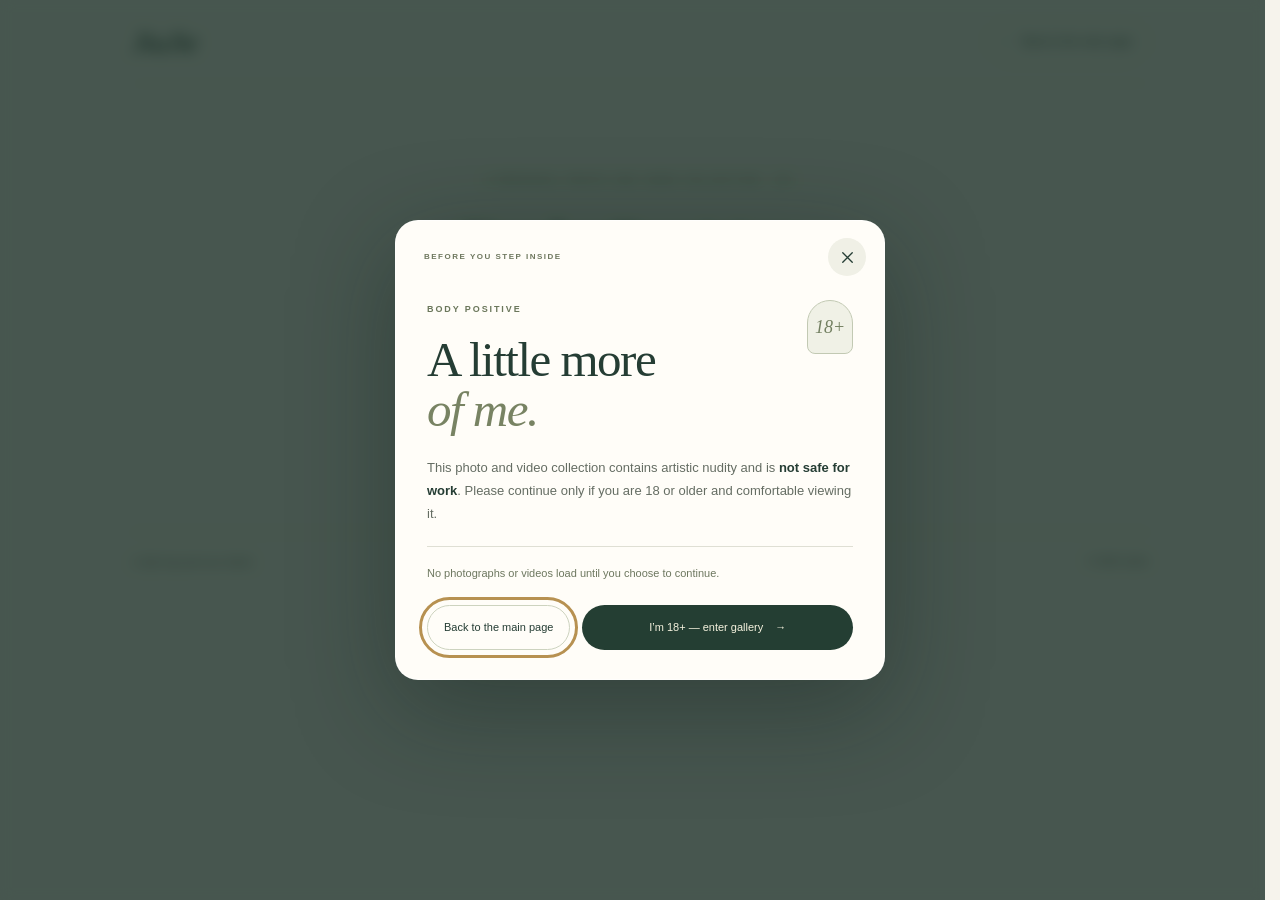
<file: public/bodypositive.html>
<!doctype html>
<html lang="en">
<head>
  <meta charset="utf-8">
  <meta name="viewport" content="width=device-width, initial-scale=1, viewport-fit=cover">
  <meta name="theme-color" content="#f6f3ec">
  <meta name="robots" content="noindex, nofollow, noimageindex">
  <meta name="description" content="Body Positive — a personal photo and video collection. Content warning and explicit confirmation required before viewing.">
  <meta property="og:title" content="Body Positive — JiaJie">
  <meta property="og:description" content="A personal photo and video collection. Adults only. Content warning before entry.">
  <meta property="og:type" content="website">
  <title>Body Positive — JiaJie</title>
  <link rel="icon" href="assets/favicon.ico?v=leaf" type="image/x-icon" sizes="16x16 32x32 48x48 64x64">
  <link rel="icon" href="assets/favicon.svg?v=leaf" type="image/svg+xml" sizes="any">
  <link rel="apple-touch-icon" href="assets/apple-touch-icon.png?v=leaf" sizes="180x180">
  <link rel="stylesheet" href="styles.css">
  <link rel="stylesheet" href="scroll.css">
  <link rel="stylesheet" href="revision.css">
  <link rel="stylesheet" href="bodypositive.css">
  <script src="consent.js" defer></script>
</head>
<body data-body-gallery="true">
  <a class="skip-link" href="#body-main">Skip to content</a>
  <div class="page-shell body-page-shell">
    <header class="masthead body-masthead"><a aria-label="JiaJie home" class="wordmark" href="index.html">JiaJie</a><a class="gallery-exit" href="index.html#body-positive"><span aria-hidden="true">←</span> Back to the main page</a></header>
    <main id="body-main">
      <section id="gallery-safe-entry" class="gallery-safe-entry" aria-labelledby="safe-entry-title"><p class="eyebrow">A personal photo and video collection · 18+</p><h1 id="safe-entry-title">Body Positive.</h1><p>Please read the content warning before entering. No photographs or videos are displayed on this entry screen.</p><button type="button" class="hello-button" id="gallery-read-warning">Read content warning <span aria-hidden="true">→</span></button><noscript><p>JavaScript is required to confirm the content warning and show this collection. No photographs or videos have been loaded.</p></noscript></section>
      <p id="body-gallery-loading" class="gallery-loading-note" role="status" aria-live="polite" hidden></p>
      <div id="body-collection" hidden>
        <section class="body-gallery-intro" aria-labelledby="body-gallery-title"><div><p class="eyebrow">Body Positive <span class="age-pill">18+</span></p><h1 id="body-gallery-title" tabindex="-1">Learning to love<br><em>my own body.</em></h1></div><div class="body-gallery-aside"><span class="note-star" aria-hidden="true">✳</span><p id="body-gallery-intro-copy"></p><span id="body-photo-count" class="body-photo-count"></span></div></section>
        <nav id="body-shoot-nav" class="body-shoot-nav" aria-label="Photo and video sessions"></nav>
        <div id="body-photo-groups"></div>
        <div class="body-gallery-end"><p>A little vulnerability.<br><em>A little more self-love.</em></p><a class="hello-button" href="index.html#body-positive">Back to the main page <span aria-hidden="true">↗</span></a></div>
      </div>
    </main>
    <footer class="footer"><span>A life beyond one label.</span><span>© <span id="body-year">2026</span> JiaJie</span></footer>
  </div>
  <dialog id="body-consent-dialog" class="consent-dialog" aria-labelledby="consent-title" aria-describedby="consent-description consent-privacy">
  <div class="consent-toolbar"><span class="eyebrow">Before you step inside</span><button type="button" class="icon-button" id="consent-close" aria-label="Cancel and close content warning"><svg class="icon" viewBox="0 0 24 24" fill="none" stroke="currentColor" stroke-width="1.7" stroke-linecap="round" aria-hidden="true"><path d="m6 6 12 12M18 6 6 18"/></svg></button></div>
  <div class="consent-content"><span class="consent-mark" aria-hidden="true">18+</span><p class="eyebrow">Body Positive</p><h2 id="consent-title">A little more<br><em>of me.</em></h2><p id="consent-description">This photo and video collection contains artistic nudity and is <strong>not safe for work</strong>. Please continue only if you are 18 or older and comfortable viewing it.</p><p id="consent-privacy">The gallery opens on a separate page. No photographs or videos load until you choose to continue.</p><div class="consent-actions"><button type="button" class="quiet-button" id="consent-cancel" autofocus>Stay here</button><button type="button" class="hello-button" id="consent-approve">I’m 18+ — enter gallery <span aria-hidden="true">→</span></button></div></div>
</dialog>
  <dialog id="body-photo-dialog" class="body-photo-dialog" aria-labelledby="body-lightbox-title">
    <div class="dialog-toolbar"><span class="eyebrow">Body Positive · 18+</span><button type="button" id="body-lightbox-close" class="icon-button" aria-label="Close photo or video" autofocus><svg class="icon" viewBox="0 0 24 24" fill="none" stroke="currentColor" stroke-width="1.7" stroke-linecap="round" aria-hidden="true"><path d="m6 6 12 12M18 6 6 18"/></svg></button></div>
    <div class="body-lightbox-content"><div class="body-lightbox-stage" id="body-lightbox-stage"><img id="body-lightbox-image" alt="" hidden><video id="body-lightbox-video" controls playsinline preload="none" hidden>Your browser does not support video playback.</video><p id="body-lightbox-error" hidden>This item couldn’t load. Please try again later.</p></div><div class="body-lightbox-caption"><div><h2 id="body-lightbox-title"></h2><p id="body-lightbox-date"></p><a id="body-lightbox-credit" target="_blank" rel="noopener noreferrer" hidden></a></div><div class="body-lightbox-controls"><button type="button" class="icon-button" id="body-lightbox-prev" aria-label="Previous photo or video">←</button><span id="body-lightbox-count" aria-live="polite"></span><button type="button" class="icon-button" id="body-lightbox-next" aria-label="Next photo or video">→</button></div></div></div>
  </dialog>
</body>
</html>
</file>
<file: styles.css>
/* A warm, editorial link-in-bio. System fonts only; no font downloads. */
:root {
  color-scheme: light;
  --paper: #f6f3ec;
  --card: #fffdf8;
  --ink: #253d34;
  --muted: #656d63;
  --line: #dfdfd4;
  --gold: #b79151;
  --forest: #243e33;
  --radius: 18px;
  --sans: -apple-system, BlinkMacSystemFont, "Segoe UI", Helvetica, Arial, sans-serif;
  --serif: "Iowan Old Style", "Palatino Linotype", "Book Antiqua", Palatino, Georgia, serif;
}
*, *::before, *::after { box-sizing: border-box; }
html { min-width: 280px; scrollbar-gutter: stable; }
body { margin: 0; background: var(--paper); color: var(--ink); font-family: var(--sans); font-size: 15px; line-height: 1.5; -webkit-font-smoothing: antialiased; }
body.modal-open { position: fixed; top: var(--scroll-offset); width: 100%; overflow: hidden; }
button, input { font: inherit; }
button, a { -webkit-tap-highlight-color: transparent; }
a { color: inherit; text-decoration: none; }
button { color: inherit; cursor: pointer; }
button:disabled { cursor: default; }
button, input, a { touch-action: manipulation; }
button:focus-visible, a:focus-visible, input:focus-visible { outline: 3px solid var(--gold); outline-offset: 5px; }
img, svg { display: block; }
img { max-width: 100%; }
button { border: 0; }
[hidden] { display: none !important; }
::selection { background: #dfd7c3; color: var(--ink); }
.icon { width: 22px; height: 22px; flex-shrink: 0; }
.skip-link { position: fixed; top: 12px; left: 12px; z-index: 30; padding: 12px 20px; border-radius: 8px; background: var(--forest); color: white; transform: translateY(-150%); }
.skip-link:focus { transform: translateY(0); }
.page-shell { width: min(1112px, 100%); margin-inline: auto; padding: 32px 48px 0; }
.masthead { display: flex; align-items: center; justify-content: space-between; gap: 16px; margin-bottom: 43px; }
.wordmark { display: inline-flex; align-items: center; min-height: 39px; font: italic 30px/1 var(--serif); letter-spacing: -1px; white-space: nowrap; }
.share-button { display: inline-flex; align-items: center; justify-content: center; gap: 8px; min-height: 42px; padding: 9px 15px; border: 1px solid var(--line); border-radius: 30px; font-size: 12px; font-weight: 500; background: transparent; transition: background .2s, border-color .2s; }
.share-button .icon { width: 17px; height: 17px; }
.share-button:hover { background: var(--card); border-color: #b6bdae; }
.main-grid { display: grid; grid-template-columns: minmax(0, .83fr) minmax(0, 1.1fr); gap: clamp(36px, 6vw, 80px); align-items: start; }
.portrait-figure { margin: 0; }
.portrait-frame { aspect-ratio: .84; border-radius: 160px 160px 18px 18px; background: #c4c8b9; box-shadow: 0 18px 36px -26px #243e3360; }
.image-frame { position: relative; overflow: hidden; isolation: isolate; }
.image-placeholder { display: grid; place-items: center; position: absolute; inset: 0; z-index: -1; color: #a5b09a; background: #dae0d1; font: 44px var(--serif); }
.portrait-placeholder { background: linear-gradient(145deg, #d4d8c3, #b5c3ae); }
.portrait-placeholder span { font: italic clamp(36px, 5.4vw, 70px)/1 var(--serif); letter-spacing: -1.5px; color: #435b4560; }
.portrait { width: 100%; height: 100%; object-fit: cover; object-position: 46% 50%; }
.image-unavailable { visibility: hidden; }
.portrait-photo-label { position: absolute; bottom: 18px; left: 18px; right: 18px; display: flex; justify-content: center; align-items: center; gap: 9px; padding: 10px 8px; border: 1px solid #ffffff45; border-radius: 8px; background: #172b21bd; backdrop-filter: blur(12px); color: #fffdf2; font-size: 11px; letter-spacing: .2px; }
.little-star { color: #e8d8ac; font-size: 19px; line-height: 1; }
.portrait-caption { display: flex; align-items: center; gap: 14px; padding: 28px 1px 0 3px; }
.caption-dash { width: 22px; height: 1px; background: var(--gold); align-self: flex-start; margin-top: 16px; }
.portrait-caption p { margin: 0; font-family: var(--serif); font-size: clamp(24px, 2.5vw, 31px); font-weight: 400; line-height: 1.22; letter-spacing: -.65px; }
.portrait-caption em { font-weight: 400; }
.compass { width: 46px; height: 46px; margin-left: auto; stroke: #9aab92; stroke-width: .8; transform: rotate(12deg); }
.compass-fill { fill: #9aab9233; }
.eyebrow { margin: 0; text-transform: uppercase; letter-spacing: 1.9px; font-size: 10px; line-height: 1.5; font-weight: 600; }
.intro { padding-top: 3px; margin-bottom: 26px; }
.intro > .eyebrow { color: #69715e; margin-bottom: 15px; letter-spacing: 2.1px; }
h1 { margin: 0; font-family: var(--serif); font-weight: 400; line-height: .98; letter-spacing: -2.9px; }
.greeting { display: block; font-size: clamp(35px, 4.3vw, 49px); letter-spacing: -1.9px; line-height: 1.12; }
.name { display: block; font-size: clamp(66px, 6.9vw, 83px); }
.name-dot { color: var(--gold); }
.bio { margin: 16px 0 0; font-size: 14px; line-height: 1.7; max-width: 350px; color: var(--muted); }
.music-section { margin-top: 26px; }
.section-heading { display: flex; justify-content: space-between; gap: 12px; align-items: baseline; margin-bottom: 11px; }
.section-heading h2 { margin: 0; font: 24px/1.2 var(--serif); letter-spacing: -.6px; }
.section-heading > span { color: #69715e; font: italic 12px/1.4 var(--serif); }
.song-list { display: grid; gap: 12px; }
.music-card { position: relative; display: grid; width: 100%; grid-template-columns: 86px minmax(0, 1fr) 43px; gap: 17px; align-items: center; text-align: left; padding: 20px; border-radius: var(--radius); background: var(--forest); color: #fffdf4; box-shadow: 0 7px 16px -13px #263f34a0; transition: transform .2s, box-shadow .2s, background .2s; }
.music-card:hover { transform: translateY(-3px); background: #2b493b; box-shadow: 0 12px 25px -16px #263f34a0; }
.song-art { display: block; aspect-ratio: 1; border: 1px solid #ffffff30; border-radius: 9px; background: #e4e2cc; }
.song-artwork { width: 100%; height: 100%; object-fit: cover; }
.song-copy { display: block; min-width: 0; }
.song-eyebrow { display: block; color: #bdcbb3; font-size: 8px; letter-spacing: 1.65px; margin-bottom: 6px; }
.song-title { display: block; font-family: var(--serif); font-size: 23px; line-height: 1.12; letter-spacing: -.4px; }
.song-meta { display: block; font-size: 11px; color: #bdc7b8; margin-top: 7px; }
.song-platforms { display: flex; align-items: center; gap: 6px; font-size: 9px; color: #d9ddc9; margin-top: 12px; letter-spacing: .05px; }
.mini-wave { display: flex; gap: 2px; height: 11px; align-items: center; }
.mini-wave i { width: 2px; height: 7px; border-radius: 2px; background: #d5ddbd; }
.mini-wave i:nth-child(2) { height: 11px; }
.mini-wave i:nth-child(3) { height: 9px; }
.mini-wave i:nth-child(4) { height: 4px; }
.play-button { width: 43px; height: 43px; display: grid; place-items: center; border-radius: 50%; background: #e5dfb7; color: #2b4333; transition: transform .2s, background .2s; }
.play-button svg { width: 23px; height: 23px; margin-left: 1px; }
.music-card:hover .play-button { transform: scale(1.07); background: #f1e9c5; }
.social-links { display: grid; grid-template-columns: 1fr 1fr; gap: 12px; margin-top: 18px; }
.social-card { display: flex; align-items: center; gap: 11px; border: 1px solid var(--line); border-radius: 12px; padding: 13px 14px; min-width: 0; transition: border-color .2s, background .2s; }
.social-card:hover { border-color: #b5c1ab; background: var(--card); }
.social-card .icon { width: 21px; height: 21px; color: #637256; }
.social-card > span:not(.small-arrow) { min-width: 0; }
.social-card strong { display: block; font-size: 12px; font-weight: 500; }
.social-card small { display: block; margin-top: 3px; font-size: 10px; color: #69715e; overflow-wrap: anywhere; }
.small-arrow { margin-left: auto; color: #8a937e; font-size: 16px; }
.footer { display: flex; justify-content: space-between; align-items: center; gap: 14px; border-top: 1px solid var(--line); margin-top: 45px; padding: 19px 0 24px; font-size: 10px; color: #69715e; }
.footer > span:first-child { font-family: var(--serif); font-style: italic; font-size: 13px; }
.no-js-music { display: block; padding: 22px; border-radius: var(--radius); background: var(--forest); color: #fffdf3; }
.noscript-note { font-size: 12px; color: var(--muted); }

/* Native <dialog>: focus containment, an inert page, Escape-to-close. */
dialog { color: var(--ink); border: 0; }
.music-dialog { width: min(520px, calc(100% - 32px)); max-height: calc(100vh - 40px); max-height: calc(100dvh - 40px); padding: 0; border: 1px solid #ffffff60; border-radius: 23px; background: var(--card); box-shadow: 0 28px 100px #0f201b50; overflow-y: auto; overscroll-behavior: contain; scrollbar-width: thin; }
dialog::backdrop { background: #11261dc2; backdrop-filter: blur(7px); -webkit-backdrop-filter: blur(7px); }
.music-dialog[open] { animation: dialog-in .22s ease-out; }
.dialog-toolbar { display: flex; align-items: center; justify-content: space-between; gap: 14px; padding: 16px 22px 8px 26px; position: sticky; top: 0; z-index: 2; background: var(--card); }
.dialog-toolbar > .eyebrow { display: flex; gap: 9px; align-items: center; font-size: 9px; letter-spacing: 1.6px; color: #69715e; }
.room-dot { width: 5px; height: 5px; border-radius: 50%; background: #8b9b6f; }
.icon-button { display: grid; place-items: center; min-width: 38px; height: 38px; border-radius: 50%; background: #f0f0e6; }
.icon-button:hover { background: #e5e7d9; }
.icon-button .icon { width: 19px; height: 19px; }
.dialog-content { padding: 12px 26px 22px; }
.release-header { display: flex; align-items: center; gap: 18px; }
.release-art { width: 94px; aspect-ratio: 1; border-radius: 12px; border: 1px solid #dedecd; flex-shrink: 0; }
.release-art img { width: 100%; height: 100%; object-fit: cover; }
.release-title { min-width: 0; }
.release-title > .eyebrow { font-size: 8px; color: #69715e; margin-bottom: 6px; letter-spacing: 1.6px; }
.release-title h2 { margin: 0; font: 32px/1.08 var(--serif); letter-spacing: -.85px; text-wrap: balance; }
.release-title > p:last-child { margin: 8px 0 0; font-size: 11px; color: #69715e; }
.release-description { font-size: 12px; color: var(--muted); line-height: 1.6; margin: 17px 0 21px; }
.player-heading { display: flex; align-items: center; justify-content: space-between; gap: 12px; margin-bottom: 9px; }
.player-heading > .eyebrow { font-size: 9px; letter-spacing: 1.3px; color: #69715e; }
.player-provider { display: inline-flex; align-items: center; gap: 5px; color: #737b69; font-size: 10px; }
.player-provider svg { width: 20px; height: 14px; fill: none; stroke: currentColor; stroke-width: 1.5; stroke-linecap: round; }
.soundcloud-slot { width: 100%; min-height: 166px; border: 1px solid #e2e4da; border-radius: 10px; overflow: hidden; background: #f0f1e9; position: relative; }
.soundcloud-slot iframe { display: block; width: 100%; height: 166px; border: 0; background: white; }
.player-unavailable { margin: 0; padding: 24px; font-size: 13px; }
.player-fallback { margin: 8px 0 0; font-size: 10px; color: #69715e; }
.player-fallback a { color: #536d46; text-decoration: underline; text-underline-offset: 2px; }
.platform-heading { display: flex; align-items: center; justify-content: space-between; gap: 12px; margin: 22px 0 11px; }
.platform-heading h3 { margin: 0; font: 21px/1.2 var(--serif); letter-spacing: -.3px; }
.copy-song { display: inline-flex; align-items: center; gap: 5px; min-height: 36px; padding: 0 0 0 6px; background: transparent; color: #64735a; font-size: 10px; }
.copy-song:hover { color: var(--ink); }
.copy-song .icon { width: 15px; height: 15px; }
.platform-grid { display: grid; grid-template-columns: 1fr 1fr; gap: 8px; }
.platform-link { display: flex; align-items: center; gap: 10px; min-height: 56px; padding: 10px 11px; border: 1px solid #e4e5d9; border-radius: 10px; background: #fafaf3; transition: border-color .2s, background .2s; }
.platform-link:hover { background: #eff2e6; border-color: #bfcbb1; }
.platform-logo { display: grid; place-items: center; width: 28px; height: 28px; flex-shrink: 0; background: white; border: 1px solid #e8eade; border-radius: 7px; color: var(--forest); }
.platform-logo svg { width: 18px; height: 18px; }
.platform-text { display: block; min-width: 0; }
.platform-name { display: block; font-size: 11px; font-weight: 500; }
.platform-action { display: block; color: #69715e; font-size: 9px; margin-top: 2px; }
.platform-link > .small-arrow { font-size: 15px; }
.search-notice { display: flex; align-items: flex-start; gap: 5px; font-size: 10px; line-height: 1.55; color: #69715e; margin: 11px 0 0; }
.search-notice > span { font-size: 15px; line-height: 1; }
.embed-note { font-size: 10px; line-height: 1.6; color: #69715e; border-top: 1px solid #ebebe0; padding-top: 13px; margin: 17px 0 0; }
.toast { position: fixed; bottom: max(22px, env(safe-area-inset-bottom)); left: 50%; width: max-content; max-width: calc(100% - 40px); z-index: 100; padding: 11px 18px; border-radius: 10px; color: #fffdf4; background: #233c33; border: 1px solid #ffffff30; box-shadow: 0 8px 30px #10261b33; font-size: 12px; text-align: center; pointer-events: none; opacity: 0; transform: translate(-50%, 8px); transition: opacity .2s, transform .2s; }
.toast.visible { opacity: 1; transform: translate(-50%, 0); }
.share-dialog { border-radius: 18px; width: min(420px, calc(100% - 32px)); padding: 0; background: var(--card); }
.share-dialog-content { padding: 28px; }
.share-dialog h2 { font: 29px var(--serif); margin: 0; }
.share-dialog p { color: var(--muted); font-size: 13px; }
.share-dialog input { width: 100%; padding: 12px; border: 1px solid var(--line); border-radius: 8px; color: var(--ink); background: white; font-size: 12px; }
.share-dialog button { display: block; width: 100%; margin-top: 18px; border-radius: 9px; padding: 11px; color: white; background: var(--forest); }
@keyframes dialog-in { from { opacity: 0; transform: translateY(12px) scale(.985); } to { opacity: 1; transform: translateY(0) scale(1); } }

@media (min-width: 1200px) {
  .page-shell { padding-top: 40px; }
  .masthead { margin-bottom: 47px; }
}
@media (max-width: 950px) and (min-width: 701px) {
  .page-shell { padding-inline: 30px; }
  .main-grid { gap: 36px; grid-template-columns: minmax(0, .8fr) minmax(0, 1.1fr); }
  .portrait-frame { aspect-ratio: .72; }
  .music-card { grid-template-columns: 67px minmax(0, 1fr) 36px; gap: 12px; padding: 17px; }
  .song-title { font-size: 22px; }
  .play-button { width: 36px; height: 36px; }
  .social-card { gap: 9px; padding: 12px; }
  .social-card .small-arrow { display: none; }
  .section-heading > span { font-size: 11px; }
}
@media (max-width: 700px) {
  .page-shell { max-width: 480px; padding: 20px 24px 0; }
  .masthead { margin-bottom: 23px; }
  .wordmark { min-height: 33px; font-size: 26px; letter-spacing: -.8px; }
  .share-button { width: 38px; min-height: 38px; padding: 8px; }
  .share-button > span { display: none; }
  .main-grid { display: block; }
  .portrait-column { width: 108px; margin: 0 auto 22px; }
  .portrait-frame { aspect-ratio: 1; border-radius: 50%; border: 4px solid var(--paper); box-shadow: 0 0 0 1px #c7ccb9, 0 7px 18px #243e3312; }
  .portrait { object-position: 48% 32%; transform: scale(1.35); transform-origin: 48% 26%; }
  .portrait-placeholder span { font-size: 27px; letter-spacing: -.8px; }
  .portrait-photo-label, .portrait-caption { display: none; }
  .intro { text-align: center; margin-bottom: 25px; padding: 0; }
  .intro > .eyebrow { font-size: 8px; letter-spacing: 1.65px; margin-bottom: 11px; }
  h1 { letter-spacing: -1.5px; }
  .greeting, .name { display: inline; font-size: 45px; line-height: 1.1; letter-spacing: -1.7px; }
  .bio { font-size: 12px; line-height: 1.65; margin: 12px auto 0; max-width: 290px; }
  .music-section { margin-top: 23px; }
  .section-heading h2 { font-size: 23px; }
  .section-heading > span { font-size: 11px; }
  .music-card { grid-template-columns: 76px minmax(0, 1fr) 38px; gap: 14px; padding: 18px; border-radius: 15px; }
  .song-title { font-size: 23px; }
  .song-eyebrow { font-size: 7px; }
  .play-button { width: 38px; height: 38px; }
  .song-platforms { font-size: 8px; margin-top: 9px; }
  .song-meta { font-size: 10px; }
  .social-links { gap: 10px; margin-top: 14px; }
  .social-card { padding: 12px 11px; gap: 9px; border-radius: 11px; }
  .social-card strong { font-size: 11px; }
  .social-card small { font-size: 9px; }
  .social-card .icon { width: 19px; height: 19px; }
  .small-arrow { font-size: 14px; }
  .footer { margin-top: 29px; padding: 17px 0 23px; font-size: 9px; gap: 9px; }
  .footer > span:first-child { font-size: 11px; }
  .music-dialog { width: min(480px, calc(100% - 20px)); border-radius: 22px; max-height: calc(100dvh - 24px); }
  .dialog-toolbar { padding: 12px 16px 4px 20px; }
  .dialog-content { padding: 12px 20px 20px; }
  .release-title h2 { font-size: 29px; }
  .release-art { width: 79px; border-radius: 10px; }
  .release-header { gap: 15px; }
  .release-description { font-size: 11px; margin: 15px 0 18px; }
  .platform-link { gap: 8px; padding: 9px; }
  .platform-name { font-size: 11px; }
  .platform-logo { width: 25px; height: 25px; }
}
@media (max-width: 360px) {
  .page-shell { padding-inline: 17px; }
  .greeting, .name { font-size: 40px; }
  .music-card { grid-template-columns: 62px minmax(0, 1fr) 33px; padding: 15px; gap: 11px; }
  .song-title { font-size: 21px; }
  .play-button { width: 33px; height: 33px; }
  .social-card .small-arrow { display: none; }
  .section-heading > span { font-size: 10px; }
  .platform-grid { grid-template-columns: 1fr; }
  .platform-name { font-size: 12px; }
  .platform-action { font-size: 10px; }
  .dialog-content { padding-inline: 17px; }
  .release-title h2 { font-size: 27px; }
  .release-art { width: 68px; }
  .footer { flex-wrap: wrap; }
}
@media (prefers-reduced-motion: reduce) {
  *, *::before, *::after { animation: none !important; transition: none !important; scroll-behavior: auto !important; }
}
@media (forced-colors: active) {
  .music-card, .website-card, .social-card, .platform-link, .play-button, .share-button { border: 1px solid ButtonText; }
  .music-card, .play-button { background: Canvas; color: CanvasText; }
}
</file>
<file: scroll.css>
/* Long-form chapters. The original cream / forest / serif design is retained. */
html { scroll-behavior: smooth; scroll-padding-top: 118px; }
.page-shell { padding-top: 0; }
.masthead { position: sticky; top: 0; z-index: 20; min-height: 88px; margin-bottom: 38px; background: #f6f3ecf5; backdrop-filter: blur(14px); -webkit-backdrop-filter: blur(14px); border-bottom: 1px solid #dfdfd480; }
.chapter-nav { display: flex; align-items: center; justify-content: center; gap: 5px; }
.chapter-nav a { padding: 10px 13px; border-radius: 24px; color: var(--muted); font-size: 11px; white-space: nowrap; transition: background .2s, color .2s; }
.chapter-nav a:hover { color: var(--ink); background: #e9eadd; }
.chapter-nav a.is-active { color: var(--forest); background: #e7e9dc; }
.reading-progress { position: fixed; top: 0; left: 0; width: 100%; height: 3px; z-index: 30; pointer-events: none; }
.reading-progress span { display: block; width: 100%; height: 100%; transform: scaleX(0); transform-origin: left; background: var(--gold); }
.home-chapter { scroll-margin-top: 112px; }
.keep-going { display: flex; align-items: center; justify-content: center; gap: 22px; padding: 48px 0 12px; }
.keep-going-line { flex: 1; height: 1px; background: var(--line); }
.keep-going a { display: flex; gap: 15px; align-items: center; font: italic 15px var(--serif); }
.down-circle { width: 31px; height: 31px; border: 1px solid #cbd0bf; border-radius: 50%; display: grid; place-items: center; font: 15px var(--sans); transition: transform .2s; }
.keep-going a:hover .down-circle { transform: translateY(3px); }
.chapter { padding: 80px 0; scroll-margin-top: 30px; }
.chapter + .chapter { border-top: 1px solid var(--line); }
.chapter-number { display: flex; align-items: center; gap: 12px; font-size: 9px; color: #727960; letter-spacing: 1.8px; }
.chapter-number > span { display: grid; place-items: center; width: 28px; height: 28px; border-radius: 50%; border: 1px solid #cdd1c3; font: 10px var(--sans); letter-spacing: 0; }
.chapter-title { margin: 20px 0 0; font: 400 clamp(37px, 4.6vw, 54px)/1.06 var(--serif); letter-spacing: -1.9px; text-wrap: balance; }
.chapter-title em { font-weight: 400; color: #798363; }
.chapter-description { color: var(--muted); line-height: 1.8; font-size: 13px; max-width: 285px; margin: 21px 0 0; }
.chapter-topline { display: flex; justify-content: space-between; align-items: flex-end; gap: 36px; margin-bottom: 32px; }
.chapter-topline > .chapter-description { padding-bottom: 5px; }
.story-chapter { display: grid; grid-template-columns: minmax(0,.83fr) minmax(0,1.1fr); gap: clamp(36px, 6vw, 80px); align-items: start; padding-top: 66px; }
.sticky-intro { position: sticky; top: 137px; }
.story-note { display: flex; align-items: center; gap: 20px; margin-top: 49px; }
.note-star { color: var(--gold); font-size: 33px; line-height: 1; }
.story-note p { margin: 0; font: italic 22px/1.3 var(--serif); letter-spacing: -.3px; }
.giving-back { max-width: 245px; border-top: 1px solid var(--line); margin-top: 35px; padding-top: 20px; color: var(--muted); font-size: 12px; line-height: 1.8; }
.timeline { list-style: none; padding: 1px 0 0 25px; margin: 0; }
.timeline-item { position: relative; padding: 0 0 35px 28px; border-left: 1px solid #cfd3c3; }
.timeline-item:last-child { border-color: transparent; padding-bottom: 0; }
.timeline-dot { position: absolute; left: -5px; top: 4px; width: 9px; height: 9px; border: 1px solid #98a183; border-radius: 50%; background: var(--paper); box-shadow: 0 0 0 5px var(--paper); }
.timeline-item:last-child .timeline-dot { background: var(--forest); border-color: var(--forest); box-shadow: 0 0 0 5px #e0e5d6; }
.timeline-meta { display: flex; justify-content: space-between; align-items: baseline; flex-wrap: wrap; gap: 5px 14px; font-size: 9px; color: #737b65; letter-spacing: .2px; }
.timeline-meta > span:first-child { text-transform: uppercase; letter-spacing: 1.2px; font-weight: 600; }
.timeline-meta > span:last-child { color: #747b6c; }
.timeline-item h3 { font: 25px/1.18 var(--serif); margin: 9px 0 8px; letter-spacing: -.6px; }
.timeline-item p { font-size: 12px; color: var(--muted); margin: 0; line-height: 1.8; }
.world-map-card { display: grid; grid-template-columns: minmax(0,2.55fr) minmax(200px,1fr); align-items: stretch; overflow: hidden; border: 1px solid var(--line); border-radius: 19px; background: var(--card); }
.world-map-visual { min-width: 0; display: flex; background: #e0e7df; }
.map-link { position: relative; display: block; width: 100%; isolation: isolate; }
.map-link img { display: block; width: 100%; height: 100%; aspect-ratio: 1000/636; object-fit: contain; background: #e8ece5; }
.map-fallback { position: absolute; inset: 0; display: grid; place-items: center; font: italic 28px var(--serif); color: #6a7c64; z-index: -1; }
.expand-map { position: absolute; bottom: 17px; right: 17px; display: flex; align-items: center; gap: 6px; padding: 9px 12px; border-radius: 24px; border: 1px solid #ffffff90; background: #fffdf4ed; font-size: 10px; box-shadow: 0 4px 15px #17312716; }
.expand-map > span { font-size: 16px; line-height: 1; }
.map-link:hover .expand-map { background: var(--forest); color: var(--paper); border-color: var(--forest); }
.world-map-copy { display: flex; justify-content: center; flex-direction: column; padding: 28px 24px; }
.world-map-copy > .eyebrow { color: #737e64; font-size: 8px; letter-spacing: 1.4px; }
.world-count { font: 57px/1.1 var(--serif); letter-spacing: -2px; margin: 16px 0 0; white-space: nowrap; }
.world-unit { font: 18px var(--serif); margin: 3px 0 0; }
.world-qualifier { color: var(--muted); font-size: 10px; line-height: 1.6; margin: 11px 0 0; }
.world-date { display: flex; align-items: center; gap: 7px; color: #606e55; font-size: 9px; margin-top: 25px; }
.map-credit { font-size: 9px; color: #717869; margin: 11px 0 0; }
.map-credit a { text-decoration: underline; text-underline-offset: 3px; }
.latest-stops { display: flex; align-items: center; gap: 18px; margin-top: 18px; padding: 0 2px; }
.latest-stops > .eyebrow { font-size: 8px; color: #737b65; letter-spacing: 1.2px; }
#latest-stops-list { display: flex; flex-wrap: wrap; gap: 8px; }
#latest-stops-list span { font-size: 10px; border: 1px solid #d7dbcc; padding: 5px 10px; border-radius: 30px; }
.stops-date { font-size: 9px; color: #69715e; margin-left: auto; }
.culture-section { margin-top: 44px; }
.culture-section, .postcards-heading { scroll-margin-top: 16px; }
.culture-heading { display: flex; justify-content: space-between; align-items: flex-end; gap: 24px; margin-bottom: 19px; }
.culture-heading .eyebrow { color: #737e64; font-size: 8px; letter-spacing: 1.4px; margin-bottom: 10px; }
.culture-heading h3 { font: 28px/1.12 var(--serif); letter-spacing: -.8px; margin: 0; }
.culture-heading > p { max-width: 285px; margin: 0; color: var(--muted); font-size: 11px; line-height: 1.7; }
.culture-grid { --culture-column-gap: 20px; display: grid; grid-template-columns: repeat(3,minmax(0,1fr)); gap: 28px var(--culture-column-gap); }
.culture-card { margin: 0; min-width: 0; }
.culture-card-wide { grid-column: span 2; padding-inline: calc(var(--culture-column-gap) / 2); }
.culture-open { display: block; }
.culture-image { display: block; aspect-ratio: 3 / 4; border-radius: 13px; background: #e0e4d7; border: 1px solid #d7ddcd; transition: border-color .2s, box-shadow .2s; }
.culture-image img { width: 100%; height: 100%; object-fit: contain; }
.culture-card-wide .culture-image { aspect-ratio: 3 / 2; }
.culture-image .image-placeholder { font: italic 28px var(--serif); color: #6f7f66; }
.culture-open:hover .culture-image { border-color: #96a187; box-shadow: 0 6px 18px -12px #243e3380; }
.culture-caption { display: flex; align-items: baseline; gap: 10px; margin-top: 11px; }
.culture-index { flex-shrink: 0; color: #7b856e; font-size: 9px; letter-spacing: 1px; font-variant-numeric: tabular-nums; }
.culture-caption strong { font: 19px/1.25 var(--serif); letter-spacing: -.35px; overflow-wrap: anywhere; }
.culture-details { margin-top: 7px; }
.culture-location { margin: 0; color: #69715e; font-size: 11px; line-height: 1.6; }
.culture-description { margin: 7px 0 0; color: var(--muted); font-size: 12px; line-height: 1.65; }
.postcards-heading { display: flex; justify-content: space-between; align-items: baseline; flex-wrap: wrap; gap: 10px; margin: 44px 0 19px; }
.postcards-heading h3 { font: 28px var(--serif); margin: 0; letter-spacing: -.8px; }
.postcards-heading > span { font-size: 10px; color: var(--muted); }
.postcards-grid { display: grid; grid-template-columns: repeat(3,minmax(0,1fr)); column-gap: 20px; row-gap: 28px; }
.postcard { margin: 0; min-width: 0; }
.postcard-wide { grid-column: span 2; display: flex; flex-direction: column; }
.postcard-open { display: block; }
.postcard-image { display: block; aspect-ratio: .79; border-radius: 13px; background: #e0e4d7; border: 1px solid #e2e1d6; }
.postcard-square .postcard-image { aspect-ratio: 1; }
.postcard-wide .postcard-image { aspect-ratio: auto; height: 100%; }
.postcard-wide .postcard-open { display: grid; grid-template-rows: 1fr auto; flex: 1; min-height: 0; }
.postcard-image img { width: 100%; height: 100%; object-fit: cover; object-position: center; transition: transform .65s cubic-bezier(.2,.6,.2,1); }
.postcard-wide .postcard-image img { position: absolute; inset: 0; }
.postcard-image .image-placeholder { font: italic 25px var(--serif); color: #6f7f66; }
.postcard-open:hover .postcard-image img { transform: scale(1.035); }
.photo-expand { position: absolute; right: 12px; bottom: 12px; width: 31px; height: 31px; display: grid; place-items: center; background: #fffdf3eb; border: 1px solid #ffffff70; border-radius: 50%; color: var(--ink); font-size: 17px; }
.postcard-caption { display: flex; justify-content: space-between; gap: 10px; align-items: baseline; margin-top: 10px; }
.postcard-caption strong { font: 19px/1.2 var(--serif); letter-spacing: -.35px; }
.postcard-caption > span { font-size: 9px; color: var(--muted); text-align: right; white-space: nowrap; }
.photo-credits { margin-top: 5px; }
.photo-credit { color: #737b65; font-size: 9px; margin: 5px 0 0; min-height: 14px; line-height: 1.6; overflow-wrap: anywhere; }
.photo-credits .photo-credit:first-child { margin-top: 0; }
.photo-credit a:hover, .photo-credit a:focus-visible { text-decoration: underline; text-underline-offset: 3px; }
.travel-sentinel { text-align: center; padding: 23px 0 0; }
.quiet-button { display: inline-flex; align-items: center; justify-content: center; gap: 13px; padding: 12px 19px; border: 1px solid #cdd3bf; border-radius: 26px; background: transparent; font-size: 12px; }
.quiet-button:hover { background: #e8ebde; }
.travel-endnote { display: flex; align-items: center; gap: 14px; border-top: 1px solid var(--line); margin-top: 34px; padding-top: 21px; }
.travel-endnote .note-star { font-size: 21px; }
.travel-endnote p { font: italic 18px var(--serif); margin: 0; }
.travel-endnote > a { margin-left: auto; font-size: 10px; color: #68765c; }
.travel-endnote > a:hover { text-decoration: underline; text-underline-offset: 4px; }
.project-card { display: grid; grid-template-columns: minmax(0,1.78fr) minmax(0,1fr); border-radius: 20px; overflow: hidden; background: var(--forest); color: var(--paper); box-shadow: 0 18px 40px -30px #162d2560; transition: box-shadow .25s, transform .25s; }
.project-card:hover { transform: translateY(-3px); box-shadow: 0 24px 45px -30px #162d25aa; }
.project-photo-wrap { position: relative; display: block; min-width: 0; min-height: 100%; overflow: hidden; background: #6b352b; }
.project-photo-wrap > img { width: 100%; height: 100%; object-fit: contain; object-position: center; transition: transform .65s; }
.project-card:hover .project-photo-wrap > img { transform: scale(1.012); }
.project-photo-tag { position: absolute; left: 16px; bottom: 16px; display: flex; align-items: center; gap: 8px; padding: 8px 12px; background: #17281fba; border: 1px solid #ffffff40; border-radius: 20px; color: #f4f1e4; font-size: 10px; backdrop-filter: blur(10px); }
.gallery-mini-icon { font-size: 18px; line-height: 1; }
.project-card-copy { display: flex; flex-direction: column; padding: 29px 27px 25px; min-width: 0; }
.project-format { display: flex; flex-wrap: wrap; gap: 10px; align-items: center; font-size: 9px; color: #cad4c3; }
.upcoming-pill { display: inline-flex; border: 1px solid #a6b59a70; border-radius: 20px; padding: 5px 9px; font-size: 8px; text-transform: uppercase; letter-spacing: 1px; color: #e4ddbe; }
.project-card-title { font: 49px/.99 var(--serif); letter-spacing: -1.8px; margin-top: 24px; }
.project-season { color: #d8cd9f; font: italic 26px var(--serif); margin-top: 8px; }
.project-tagline { font-size: 12px; color: #d2dacb; line-height: 1.8; margin: 23px 0 20px; max-width: 200px; }
.project-role-label { font-size: 8px; text-transform: uppercase; letter-spacing: 1.2px; color: #b5c4a8; margin-top: auto; }
.project-role { font-size: 11px; color: #f5f2df; margin: 5px 0 23px; }
.project-discover { display: flex; justify-content: space-between; align-items: center; gap: 12px; border-top: 1px solid #cad4c334; padding-top: 18px; font-size: 10px; color: #e8e8d2; }
.project-arrow { display: grid; place-items: center; flex-shrink: 0; width: 31px; height: 31px; border: 1px solid #dedec566; border-radius: 50%; font-size: 17px; }
.project-card:hover .project-arrow { background: #e5dfb7; color: var(--forest); border-color: #e5dfb7; }
.project-caption { display: flex; justify-content: space-between; gap: 15px; margin-top: 14px; color: var(--muted); font-size: 10px; }
.project-caption > span:first-child { font: italic 13px var(--serif); }
.closing-chapter { position: relative; margin-top: 0; text-align: center; border-top: 1px solid var(--line); padding: 64px 20px 44px; }
.closing-mark { display: inline-grid; place-items: center; min-height: 51px; border: 1px solid #c5cdb8; border-radius: 30px; font: italic 30px/1 var(--serif); letter-spacing: -1px; padding: 9px 20px 11px; margin-bottom: 27px; white-space: nowrap; }
.closing-chapter > .eyebrow { color: #717c61; font-size: 8px; }
.closing-chapter h2 { font: 50px/1.1 var(--serif); letter-spacing: -1.6px; margin: 17px 0 0; }
.closing-chapter > p:not(.eyebrow) { font-size: 12px; color: var(--muted); margin-top: 15px; }
.hello-button { display: inline-flex; align-items: center; gap: 23px; justify-content: center; border-radius: 30px; padding: 13px 23px; background: var(--forest); color: #f6f3df; font-size: 12px; transition: background .2s, transform .2s; }
.hello-button:hover { background: #354f3f; transform: translateY(-2px); }
.closing-chapter > .hello-button { margin-top: 17px; }
.back-top { display: block; width: max-content; margin: 27px auto 0; color: #748267; font-size: 10px; }
.back-top > span { margin-left: 5px; }
.footer { margin-top: 0; }
.sr-only { position: absolute; width: 1px; height: 1px; padding: 0; overflow: hidden; clip: rect(0,0,0,0); white-space: nowrap; border: 0; }
/* Native dialog, shared by the project gallery, travel journal, and map. */
.gallery-dialog { width: min(1000px,calc(100% - 48px)); max-height: calc(100vh - 48px); max-height: calc(100dvh - 48px); padding: 0; background: var(--card); border: 1px solid #ffffff80; border-radius: 22px; box-shadow: 0 28px 100px #0f201b66; overflow-y: auto; overscroll-behavior: contain; scrollbar-width: thin; }
.gallery-dialog[open] { animation: dialog-in .22s ease-out; }
.gallery-dialog .dialog-toolbar { padding-inline: 28px 18px; border-bottom: 1px solid #dfdfd455; }
.gallery-body { padding: 15px 30px 27px; }
.gallery-heading { display: flex; justify-content: space-between; align-items: flex-end; gap: 15px; margin-bottom: 20px; }
.gallery-heading h2 { font: 39px/1.12 var(--serif); margin: 0; letter-spacing: -1px; }
.gallery-heading p { font-size: 11px; color: #757e69; margin: 8px 0 0; }
.gallery-count { font-size: 11px; color: #6c795e; border: 1px solid #d6dccb; border-radius: 20px; padding: 5px 11px; white-space: nowrap; }
.gallery-figure { margin: 0; }
.gallery-stage { display: grid; place-items: center; height: min(54vh,570px); height: min(54dvh,570px); min-height: 180px; overflow: hidden; background: #16241e; border-radius: 12px; position: relative; touch-action: pan-y pinch-zoom; }
.gallery-stage img { width: 100%; height: 100%; min-height: 0; object-fit: contain; }
#gallery-image-error { position: absolute; padding: 24px; color: #dfdfc9; font-size: 13px; text-align: center; }
.gallery-caption { display: flex; justify-content: space-between; gap: 20px; align-items: flex-start; margin-top: 18px; }
.gallery-caption > div:first-child { min-width: 0; }
.gallery-caption strong { display: block; font: 23px var(--serif); letter-spacing: -.4px; }
.gallery-caption p { font-size: 11px; color: #6d755f; margin: 6px 0 0; line-height: 1.7; }
#gallery-credit .photo-credit { font-size: 10px; color: #627a52; }
#gallery-credit a { text-decoration: underline; text-underline-offset: 3px; }
.gallery-controls { display: flex; flex-shrink: 0; gap: 7px; }
.gallery-dialog.is-culture #gallery-photo-caption { font-size: 13px; }
.gallery-controls .icon-button { width: 39px; height: 39px; font-size: 18px; border: 1px solid #d9dfcc; background: #f6f6ec; }
.gallery-controls .icon-button:hover { background: #e2e9d6; }
.gallery-thumbnails { display: grid; grid-template-columns: repeat(3,minmax(0,1fr)); gap: 13px; margin-top: 22px; }
.gallery-thumbnail { padding: 5px; border: 1px solid transparent; background: transparent; border-radius: 9px; text-align: left; }
.gallery-thumbnail img { width: 100%; height: auto; aspect-ratio: 1.85; object-fit: cover; border-radius: 5px; }
.gallery-thumbnail > span { display: block; font-size: 10px; color: #6d755f; margin: 7px 3px 3px; }
.gallery-thumbnail[aria-pressed="true"] { border-color: #9fac8e; background: #eff2e6; }
.gallery-thumbnail:hover { background: #f0f1e8; }
.gallery-image-actions { display: flex; justify-content: space-between; flex-wrap: wrap; gap: 10px; padding-top: 17px; font-size: 10px; color: #758067; }
.gallery-image-actions a { text-decoration: underline; text-underline-offset: 3px; }
.project-details { border-top: 1px solid var(--line); margin-top: 25px; padding-top: 25px; }
.project-details-intro { display: flex; align-items: center; justify-content: space-between; gap: 15px; }
.project-details-intro h3 { font: 28px var(--serif); margin: 6px 0 0; letter-spacing: -.65px; }
.project-details-intro .eyebrow { font-size: 8px; color: #758067; }
.detail-status { font-size: 9px; border: 1px solid #cdd6bd; border-radius: 25px; padding: 6px 11px; background: #edf1e4; }
.project-details > p { max-width: 720px; font-size: 13px; color: var(--muted); line-height: 1.85; }
.project-facts { display: grid; grid-template-columns: 1.3fr .65fr 1.15fr; gap: 15px; padding: 18px 0; margin: 17px 0 5px; border-top: 1px solid #e2e4d8; border-bottom: 1px solid #e2e4d8; }
.project-facts dt { font-size: 8px; text-transform: uppercase; letter-spacing: 1.2px; color: #78826b; }
.project-facts dd { font-size: 12px; margin: 6px 0 0; }
.project-destinations { display: flex; gap: 12px; align-items: center; flex-wrap: wrap; padding-top: 18px; }
.project-destinations .hello-button { font-size: 11px; gap: 12px; }
.project-destinations .copy-song { margin-left: auto; }
.gallery-dialog.is-map .gallery-stage { background: #e7ece2; }
@media (min-width:1200px) { .page-shell { padding-top:0; } .masthead { margin-bottom:44px; } }
@media (min-width:701px) and (max-width:950px) {
 html { scroll-padding-top:146px; }
 .masthead { display:grid; grid-template-columns:1fr auto; gap:8px 12px; padding-block:12px 10px; }
 .chapter-nav { grid-column:1 / -1; grid-row:2; justify-content:space-between; }
 .share-button { justify-self:end; }
 .chapter-nav { gap:0; } .chapter-nav a { padding:9px 10px; font-size:10px; }
 .story-chapter { gap:36px; grid-template-columns:minmax(0,.8fr) minmax(0,1.1fr); }
 .chapter-title { font-size:40px; }
 .postcards-grid { gap:24px 15px; }
 .postcard-caption { display:block; } .postcard-caption > span { display:block; text-align:left; margin-top:4px; }
 .world-map-card { grid-template-columns:minmax(0,2fr) minmax(170px,1fr); }
 .world-map-copy { padding:22px 18px; } .world-count { font-size:46px; } .world-date { margin-top:16px; }
 .project-card { grid-template-columns:minmax(0,1.5fr) minmax(0,1fr); }
 .project-card-title { font-size:42px; }
 .project-card-copy { padding:24px 23px; }
 .project-tagline { margin-block:16px; }
}
@media (max-width:700px) {
 html { scroll-padding-top:164px; }
 .page-shell { max-width:600px; padding:0 22px; }
 .masthead { display:grid; grid-template-columns:1fr auto; gap:8px 12px; padding-top:16px; padding-bottom:10px; margin-bottom:24px; min-height:100px; }
 .wordmark { align-self:center; }
 .chapter-nav { display:grid; grid-template-columns:max-content repeat(2,minmax(0,1fr)); grid-column:1 / -1; grid-row:2; gap:3px 2px; }
 .chapter-nav a { flex:1; text-align:center; font-size:10px; padding:8px 9px; }
 .share-button { justify-self:end; }
 .home-chapter { max-width:420px; margin:auto; }
 .home-chapter .portrait-column { margin-bottom:20px; }
 .keep-going { padding:36px 0 5px; gap:13px; }
 .keep-going a { font-size:13px; gap:10px; }
 .down-circle { width:27px; height:27px; font-size:13px; }
 .chapter { padding:51px 0; scroll-margin-top:6px; }
 .chapter-number { font-size:8px; letter-spacing:1.5px; gap:9px; }
 .chapter-number > span { width:25px; height:25px; font-size:9px; }
 .chapter-title { font-size:39px; letter-spacing:-1.35px; margin-top:17px; }
 .chapter-description { font-size:12px; margin-top:17px; max-width:300px; }
 .chapter-topline { display:block; margin-bottom:24px; }
 .chapter-topline > .chapter-description br { display:none; }
 .story-chapter { display:block; }
 .sticky-intro { position:static; }
 .story-note, .giving-back { display:none; }
 .timeline { margin-top:34px; padding-left:6px; }
 .timeline-item { padding:0 0 31px 24px; }
 .timeline-item h3 { font-size:25px; }
 .timeline-item p { font-size:12px; }
 .timeline-meta { font-size:9px; gap:4px 10px; }
 .world-map-card { display:block; border-radius:14px; }
 .map-link img { height:auto; width:100%; }
 .world-map-copy { display:grid; grid-template-columns:1fr 1fr; column-gap:17px; padding:21px 20px 22px; align-items:end; }
 .world-map-copy > .eyebrow { grid-column:1 / -1; }
 .world-count { grid-row:2 / span 2; margin:9px 0 0; align-self:center; font-size:51px; letter-spacing:-2px; }
 .world-unit { grid-column:2; font-size:17px; margin-top:12px; align-self:center; }
 .world-qualifier { grid-column:2; margin-top:4px; font-size:9px; }
 .world-date { margin-top:13px; grid-column:1 / -1; font-size:9px; }
 .map-credit { grid-column:1 / -1; margin-top:6px; font-size:8px; }
 .expand-map { bottom:12px; right:12px; padding:7px 10px; font-size:9px; }
 .latest-stops { gap:10px; flex-wrap:wrap; margin-top:15px; }
 .latest-stops > .eyebrow { font-size:7px; }
 #latest-stops-list { gap:5px; } #latest-stops-list span { font-size:9px; padding:4px 8px; }
 .stops-date { margin-left:0; font-size:8px; }
 .culture-section { margin-top:32px; }
 .culture-heading { display:block; margin-bottom:17px; }
 .culture-heading h3 { font-size:26px; }
 .culture-heading > p { margin-top:10px; font-size:10px; }
 .culture-grid { --culture-column-gap:13px; grid-template-columns:repeat(2,minmax(0,1fr)); gap:22px var(--culture-column-gap); }
 .culture-image { border-radius:10px; }
 .culture-caption { gap:7px; margin-top:9px; }
 .culture-index { font-size:8px; }
 .culture-caption strong { font-size:17px; }
 .postcards-heading { margin-top:32px; gap:6px; }
 .postcards-heading h3 { font-size:26px; }
 .postcards-heading > span { font-size:9px; }
 .postcards-grid { grid-template-columns:repeat(2,minmax(0,1fr)); gap:22px 13px; }
 .postcard-wide { grid-column:span 2; }
 .postcard-wide .postcard-open { display:block; height:auto; }
 .postcard-wide .postcard-image { aspect-ratio:1.5; height:auto; }
 .postcard-image { border-radius:10px; aspect-ratio:.76; }
 .postcard-caption { display:block; margin-top:9px; }
 .postcard-caption strong { font-size:18px; }
 .postcard-caption > span { display:block; margin-top:3px; text-align:left; font-size:8px; }
 .photo-credit { font-size:8px; }
 .photo-expand { width:27px; height:27px; right:9px; bottom:9px; font-size:15px; }
 .travel-endnote { flex-wrap:wrap; gap:10px; margin-top:26px; padding-top:17px; }
 .travel-endnote p { font-size:16px; }
 .travel-endnote > a { margin-left:0; flex-basis:100%; padding-left:27px; font-size:9px; }
 .project-card { display:block; border-radius:15px; }
 .project-photo-wrap > img { width:100%; height:auto; object-fit:contain; }
 .project-photo-tag { left:12px; bottom:12px; font-size:9px; padding:7px 10px; }
 .project-card-copy { display:grid; grid-template-columns:1fr auto; padding:24px; }
 .project-format { grid-column:1 / -1; }
 .project-card-title { grid-column:1 / -1; font-size:47px; margin-top:20px; }
 .project-season { grid-column:1 / -1; font-size:26px; margin-top:6px; }
 .project-tagline { grid-column:1 / -1; max-width:none; margin:16px 0 22px; font-size:12px; }
 .project-role-label { grid-column:1 / -1; }
 .project-role { grid-column:1 / -1; margin:6px 0 22px; }
 .project-discover { grid-column:1 / -1; font-size:11px; padding-top:16px; }
 .project-caption { flex-direction:column; gap:8px; font-size:9px; margin-top:13px; }
 .project-caption > span:first-child { font-size:12px; }
 .closing-chapter { padding:48px 6px 34px; }
 .closing-chapter h2 { font-size:41px; }
 .closing-chapter > .eyebrow { font-size:7px; letter-spacing:1.3px; }
 .closing-chapter > p:not(.eyebrow) { font-size:11px; }
 .closing-mark { min-height:44px; font-size:27px; padding:8px 18px 10px; margin-bottom:23px; }
 .gallery-dialog { width:calc(100% - 18px); max-height:calc(100dvh - 18px); border-radius:18px; }
 .gallery-dialog .dialog-toolbar { padding:10px 12px 6px 18px; }
 .gallery-body { padding:12px 16px 20px; }
 .gallery-heading { margin-bottom:16px; gap:8px; }
 .gallery-heading h2 { font-size:30px; }
 .gallery-heading p { font-size:10px; }
 .gallery-count { font-size:10px; padding:4px 9px; }
 .gallery-stage { height:46dvh; min-height:180px; border-radius:9px; }
 .gallery-dialog.is-project .gallery-stage { height:auto; aspect-ratio:1.353; min-height:0; }
 .gallery-dialog.is-map .gallery-stage { height:auto; aspect-ratio:1000/636; min-height:0; }
 .gallery-caption { gap:13px; margin-top:15px; }
 .gallery-caption strong { font-size:21px; }
 .gallery-caption p { font-size:10px; }
 .gallery-controls { gap:5px; }
 .gallery-controls .icon-button { width:35px; height:35px; min-width:35px; font-size:16px; }
 .gallery-thumbnails { gap:7px; margin-top:17px; }
 .gallery-thumbnail { padding:3px; border-radius:7px; }
 .gallery-thumbnail img { aspect-ratio:1.55; }
 .gallery-thumbnail > span { font-size:9px; margin:6px 2px 2px; }
 .gallery-image-actions { font-size:9px; padding-top:15px; }
 #gallery-key-hint { display:none; }
 .project-details { margin-top:21px; padding-top:21px; }
 .project-details-intro h3 { font-size:23px; }
 .detail-status { font-size:8px; padding:5px 8px; }
 .project-details > p { font-size:12px; }
 .project-facts { grid-template-columns:1fr 1fr; gap:15px 10px; padding:17px 0; }
 .project-facts > div:last-child { grid-column:1 / -1; }
 .project-facts dd { font-size:11px; }
 .project-destinations .copy-song { margin-left:0; }
 .footer { margin-top:0; }
}
@media (max-width:360px) {
 .page-shell { padding-inline:17px; }
 .chapter-title { font-size:35px; }
 .world-map-copy { padding-inline:17px; column-gap:12px; }
 .world-count { font-size:46px; }
 .world-unit { font-size:15px; }
 .postcard-caption strong { font-size:17px; }
 .project-card-copy { padding:21px; }
 .project-card-title { font-size:42px; }
 .chapter-nav a { padding-inline:7px; font-size:9px; }
}
@media (prefers-reduced-motion:reduce) {
 html { scroll-behavior:auto; }
 *, *::before, *::after { animation-duration:.01ms !important; transition-duration:.01ms !important; }
}
</file>
<file: revision.css>
/* Homepage features: the same cream, forest and quiet serif typography. */
@media (min-width: 701px) {
 .home-chapter.main-grid { grid-template-columns: minmax(0,.78fr) minmax(0,1.27fr); gap: 44px; }
 .home-chapter .portrait-frame { aspect-ratio: .77; }
 .home-chapter .bio { max-width: 400px; }
}
.featured-pair { display: grid; grid-template-columns: 1fr 1fr; gap: 16px; align-items: stretch; }
.featured-pair > section { min-width: 0; display: flex; flex-direction: column; margin: 0; scroll-margin-top: 125px; }
.featured-pair .section-heading { margin-bottom: 11px; }
.featured-pair .section-heading h2 { font-size: 23px; }
.featured-pair .song-list { flex: 1; }
.featured-pair .music-card { display: flex; flex-direction: column; align-items: flex-start; min-height: 325px; height: 100%; padding: 23px; gap: 0; }
.featured-pair .song-art { width: 152px; height: 152px; flex-shrink: 0; margin-bottom: 24px; border-radius: 10px; }
.featured-pair .song-copy { display: flex; flex-direction: column; flex: 1; width: 100%; }
.featured-pair .song-title { font-size: 28px; line-height: 1.06; letter-spacing: -.75px; }
.featured-pair .song-eyebrow { margin-bottom: 8px; font-size: 7px; }
.featured-pair .song-meta { margin-top: 10px; font-size: 10px; }
.featured-pair .song-platforms { margin-top: auto; padding-top: 20px; font-size: 9px; }
.featured-pair .play-button { position: absolute; top: 27px; right: 21px; width: 37px; height: 37px; }
.project-card-featured { display: flex; flex: 1; flex-direction: column; border-radius: var(--radius); }
.project-card-featured .project-photo-wrap { min-height: 0; height: auto; flex: 0 0 auto; }
.project-card-featured .project-photo-wrap > img { display: block; width: 100%; height: auto; aspect-ratio: 1429/1056; object-fit: contain; }
.project-card-featured .project-photo-tag { left: 10px; bottom: 10px; font-size: 8px; padding: 5px 9px; gap: 4px; }
.project-card-featured .gallery-mini-icon { font-size: 14px; }
.project-card-featured .project-card-copy { display: flex; flex: 1; padding: 17px 20px 16px; }
.project-card-featured .project-format { font-size: 8px; }
.project-card-featured .upcoming-pill { border: 0; border-radius: 0; padding: 0; font-size: 7px; letter-spacing: 1.4px; }
.project-card-featured .project-card-title { font-size: 30px; line-height: 1.1; letter-spacing: -.8px; margin-top: 10px; }
.project-card-featured .project-season { font-size: 19px; margin-top: 2px; }
.project-card-featured .project-role { font-size: 9px; line-height: 1.5; margin: 10px 0 16px; }
.project-card-featured .project-discover { margin-top: auto; font-size: 9px; padding-top: 12px; gap: 8px; }
.project-card-featured .project-arrow { width: 25px; height: 25px; font-size: 14px; }
/* Discreet, image-free entry. There is no blurred NSFW image underneath. */
.body-positive-entry { padding: 33px 0 41px; border-top: 1px solid var(--line); scroll-margin-top: 16px; }
.body-entry-card { display: flex; align-items: center; gap: 22px; padding: 24px 28px; border: 1px solid #d8d9ca; border-radius: 17px; background: #edece2; transition: background .2s, border-color .2s; }
.body-entry-card:hover { background: #e7e8db; border-color: #b6bea6; }
.body-entry-symbol { display: grid; place-items: center; flex-shrink: 0; width: 61px; height: 72px; border: 1px solid #bfc6ae; border-radius: 32px 32px 11px 11px; color: #697958; background: #e4e7d9; }
.body-entry-symbol svg { width: 31px; height: 35px; }
.body-entry-copy { display: block; min-width: 0; }
.body-entry-copy > .eyebrow { display: flex; align-items: center; gap: 12px; font-size: 8px; color: #617152; letter-spacing: 1.4px; }
.age-pill { border: 1px solid #bdc6ae; border-radius: 20px; padding: 2px 7px; font: 9px var(--sans); letter-spacing: 0; }
.body-entry-copy h2 { font: 29px/1.15 var(--serif); letter-spacing: -.6px; margin: 9px 0 6px; }
.body-entry-description { display: block; font-size: 11px; color: var(--muted); }
.body-entry-action { display: flex; align-items: center; gap: 14px; margin-left: auto; font-size: 11px; white-space: nowrap; }
.body-entry-action > span { display: grid; place-items: center; width: 34px; height: 34px; border: 1px solid #b8c1aa; border-radius: 50%; font-size: 18px; }
.body-entry-note { font-size: 10px; color: #6c755f; margin: 11px 0 0 2px; }
/* Shared explicit-consent dialog, both on the home page and direct gallery entry. */
body.consent-open { position: fixed; top: var(--consent-scroll-offset); width: 100%; overflow: hidden; }
.consent-dialog { width: min(490px,calc(100% - 32px)); max-height: calc(100dvh - 32px); border: 1px solid #ffffff90; border-radius: 23px; padding: 0; background: var(--card); box-shadow: 0 28px 100px #0f201b60; overflow-y: auto; overscroll-behavior: contain; }
.consent-dialog[open] { animation: dialog-in .22s ease-out; }
.consent-toolbar { display: flex; align-items: center; justify-content: space-between; gap: 12px; padding: 17px 18px 5px 28px; }
.consent-toolbar .eyebrow { font-size: 8px; letter-spacing: 1.5px; color: #6e775e; }
.consent-content { position: relative; padding: 22px 31px 29px; }
.consent-content > .eyebrow { color: #6b775b; font-size: 9px; }
.consent-mark { position: absolute; top: 19px; right: 31px; width: 46px; height: 54px; border: 1px solid #c2c9b3; border-radius: 26px 26px 9px 9px; display: grid; place-items: center; color: #727f60; font: italic 18px var(--serif); background: #f0f1e6; }
.consent-content h2 { font: 49px/1.02 var(--serif); letter-spacing: -1.5px; margin: 18px 0 21px; }
.consent-content h2 em { color: #788363; font-weight: 400; }
#consent-description { font-size: 13px; line-height: 1.8; color: var(--muted); }
#consent-description strong { color: var(--ink); font-weight: 600; }
#consent-privacy { font-size: 11px; line-height: 1.7; color: #6d775f; border-top: 1px solid var(--line); padding-top: 17px; margin: 20px 0 23px; }
.consent-actions { display: grid; grid-template-columns: auto 1fr; gap: 12px; }
.consent-actions button { min-height: 44px; font-size: 11px; padding: 13px 16px; }
.consent-actions .hello-button { gap: 12px; }
.consent-dialog.consent-fallback { position: fixed; inset: 0; margin: auto; z-index: 100; box-shadow: 0 0 0 100vmax #11261ded; }
@media (min-width:701px) and (max-width:950px) {
 .home-chapter.main-grid { grid-template-columns: minmax(0,.7fr) minmax(0,1.3fr); gap: 29px; }
 .featured-pair { gap: 11px; }
 .featured-pair .section-heading h2 { font-size: 20px; }
 .featured-pair .music-card { padding: 17px; min-height: 314px; }
 .featured-pair .song-art { width: 90px; height: 90px; }
 .featured-pair .play-button { top: 122px; right: 17px; width: 28px; height: 28px; }
 .featured-pair .song-title { font-size: 24px; margin-top: 9px; }
 .project-card-featured .project-card-copy { padding: 17px 14px 14px; }
 .project-card-featured .project-card-title { font-size: 25px; }
 .body-entry-card { padding-inline: 22px; gap: 17px; }
 .body-entry-copy h2 { font-size: 26px; }
 .body-entry-action { font-size: 10px; gap: 9px; }
}
@media (max-width:700px) {
 .featured-pair { grid-template-columns: 1fr; gap: 24px; }
 .featured-pair .section-heading h2 { font-size: 24px; }
 .featured-pair .music-card { display: grid; grid-template-columns: 71px minmax(0,1fr) 35px; gap: 14px; height: auto; min-height: 0; padding: 19px; align-items: center; }
 .featured-pair .song-art { width: 71px; height: 71px; margin: 0; border-radius: 8px; }
 .featured-pair .song-copy { display: block; }
 .featured-pair .song-eyebrow { font-size: 7px; margin-bottom: 7px; }
 .featured-pair .song-title { font-size: 24px; line-height: 1.1; }
 .featured-pair .song-meta { font-size: 10px; margin-top: 7px; }
 .featured-pair .song-platforms { margin-top: 11px; padding-top: 0; font-size: 8px; }
 .featured-pair .play-button { position: static; width: 35px; height: 35px; }
 .project-card-featured .project-card-copy { padding: 20px 23px; }
 .project-card-featured .project-card-title { font-size: 37px; }
 .project-card-featured .project-season { font-size: 23px; }
 .project-card-featured .project-role { font-size: 11px; margin-top: 12px; }
 .project-card-featured .project-discover { font-size: 11px; }
 .project-card-featured .project-photo-tag { left: 14px; bottom: 14px; font-size: 9px; padding: 7px 11px; }
 .body-positive-entry { padding: 25px 0 33px; }
 .body-entry-card { display: grid; grid-template-columns: 43px 1fr; gap: 14px; padding: 20px 18px; border-radius: 14px; }
 .body-entry-symbol { width: 43px; height: 59px; align-self: start; margin-top: 3px; }
 .body-entry-symbol svg { width: 26px; height: 29px; }
 .body-entry-copy h2 { font-size: 27px; margin-top: 10px; }
 .body-entry-copy > .eyebrow { font-size: 7px; gap: 8px; letter-spacing: 1px; flex-wrap: wrap; }
 .body-entry-description { font-size: 10px; line-height: 1.6; }
 .body-entry-action { grid-column: 2; margin: 0; font-size: 10px; justify-content: space-between; }
 .body-entry-action > span { width: 29px; height: 29px; font-size: 16px; }
 .body-entry-note { font-size: 9px; line-height: 1.6; }
 .consent-content { padding: 18px 24px 25px; }
 .consent-toolbar { padding-left: 24px; }
 .consent-content h2 { font-size: 45px; }
 .consent-mark { right: 24px; }
 .consent-actions { grid-template-columns: 1fr; gap: 9px; }
 .consent-actions button { min-height: 46px; }
}
@media (max-width:360px) {
 .featured-pair .music-card { grid-template-columns: 56px minmax(0,1fr) 31px; padding: 15px; gap: 10px; }
 .featured-pair .song-art { width: 56px; height: 56px; }
 .featured-pair .song-title { font-size: 21px; }
 .featured-pair .play-button { width: 31px; height: 31px; }
 .body-entry-card { padding-inline: 15px; gap: 12px; }
 .body-entry-copy h2 { font-size: 25px; }
}
@media (prefers-reduced-motion:reduce) { .consent-dialog[open] { animation: none; } }

.featured-pair .song-card-description { display:block; margin-top:15px; font-size:11px; line-height:1.7; color:#c6d0bc; }
@media (max-width:700px) { .featured-pair .song-card-description { display:none; } }
.consent-dialog:not([open]), .body-photo-dialog:not([open]) { display: none; }
</file>
<file: bodypositive.css>
.body-masthead { display: flex; margin-bottom: 0; min-height: 84px; padding-block: 14px; }
.gallery-exit { display: flex; gap: 10px; align-items: center; padding: 10px 15px; border: 1px solid var(--line); border-radius: 24px; font-size: 11px; }
.gallery-exit:hover { background: var(--card); }
.gallery-safe-entry { max-width: 600px; margin: 90px auto 105px; text-align: center; }
.gallery-safe-entry h1 { font: 66px/1.1 var(--serif); letter-spacing: -2px; margin: 25px 0; }
.gallery-safe-entry p:not(.eyebrow) { max-width: 390px; margin: 20px auto 26px; font-size: 13px; line-height: 1.8; color: var(--muted); }
.gallery-safe-entry .eyebrow { color: #758164; font-size: 9px; }
.gallery-loading-note { margin: 50px 0; color: var(--muted); font-size: 14px; text-align: center; }
.body-gallery-intro { display: grid; grid-template-columns: 1.3fr 1fr; gap: 60px; align-items: end; padding: 63px 0 39px; }
.body-gallery-intro h1 { font: 61px/1.05 var(--serif); letter-spacing: -2px; margin-top: 22px; }
.body-gallery-intro h1 em { color: #7b8468; font-weight: 400; }
.body-gallery-intro h1:focus { outline: none; }
.body-gallery-intro .eyebrow { display: flex; align-items: center; gap: 12px; color: #6b765d; font-size: 9px; }
.body-gallery-aside { padding-bottom: 3px; max-width: 280px; }
.body-gallery-aside .note-star { font-size: 28px; }
.body-gallery-aside p { font-size: 13px; line-height: 1.85; color: var(--muted); margin: 16px 0; }
.body-photo-count { display: block; font-size: 10px; color: #728064; }
.body-shoot-nav { display: flex; gap: 8px; flex-wrap: wrap; padding: 0 0 28px; border-bottom: 1px solid var(--line); }
.body-shoot-nav a { font-size: 10px; border: 1px solid #d7dccb; border-radius: 20px; padding: 8px 13px; }
.body-shoot-nav a:hover { background: #e8ebdf; }
.body-shoot { padding: 38px 0 45px; border-bottom: 1px solid var(--line); scroll-margin-top: 106px; }
.body-shoot-header { display: flex; align-items: baseline; justify-content: space-between; gap: 18px; margin-bottom: 21px; }
.body-shoot-header h2 { font: 32px/1.12 var(--serif); letter-spacing: -.8px; margin: 0; }
.body-shoot-header p { color: #6c775f; font-size: 10px; line-height: 1.9; margin: 0; text-align: right; }
.body-shoot-header a { text-decoration: underline; text-underline-offset: 3px; }
.body-photo-grid { display: grid; grid-template-columns: repeat(3,minmax(0,1fr)); align-items: start; gap: 18px; }
.body-photo-grid.has-one { grid-template-columns: minmax(0,480px); justify-content: center; }
.body-portrait { margin: 0; min-width: 0; }
.body-portrait-button { display: block; position: relative; width: 100%; border-radius: 12px; background: #e1e4d7; border: 1px solid #d5daca; padding: 0; overflow: hidden; text-align: left; }
.body-portrait-button:hover { border-color: #81906f; }
.body-portrait-button img { width: 100%; height: auto; display: block; object-fit: contain; }
.body-portrait-button .image-failed { visibility: hidden; }
.body-photo-error { position: absolute; inset: 0; display: grid; align-content: center; text-align: center; padding: 18px; color: #67735a; font-size: 12px; line-height: 1.8; }
.body-portrait-button .photo-expand { background: #fffdf1e0; }
.body-portrait figcaption { color: #788269; font-size: 9px; margin-top: 9px; }
.body-gallery-end { text-align: center; padding: 48px 0 54px; }
.body-gallery-end p { font: 33px/1.2 var(--serif); letter-spacing: -.8px; margin: 0 0 27px; }
.body-gallery-end em { color: #7a8365; }
.body-photo-dialog { width: min(1040px,calc(100% - 40px)); max-height: calc(100dvh - 30px); border-radius: 21px; border: 1px solid #ffffff70; background: var(--card); padding: 0; overflow: auto; overscroll-behavior: contain; }
.body-photo-dialog[open] { animation: dialog-in .2s ease-out; }
.body-lightbox-content { padding: 14px 25px 24px; }
.body-lightbox-stage { height: min(70dvh,800px); min-height: 160px; background: #17291f; border-radius: 10px; position: relative; overflow: hidden; touch-action: pan-y pinch-zoom; }
.body-lightbox-stage img { width: 100%; height: 100%; object-fit: contain; }
#body-lightbox-error { position: absolute; inset: 0; margin: 0; display: grid; place-items: center; padding: 25px; font-size: 13px; color: var(--paper); text-align: center; }
.body-lightbox-caption { display: flex; align-items: center; justify-content: space-between; gap: 20px; padding-top: 18px; }
.body-lightbox-caption h2 { font: 25px/1.12 var(--serif); letter-spacing: -.5px; margin: 0; }
.body-lightbox-caption p { font-size: 11px; color: var(--muted); margin: 6px 0; }
.body-lightbox-caption a { font-size: 10px; color: #627a52; text-decoration: underline; text-underline-offset: 3px; }
.body-lightbox-controls { display: flex; align-items: center; gap: 12px; flex-shrink: 0; }
#body-lightbox-count { font-size: 10px; white-space: nowrap; color: #6f7a62; }
@media (max-width:950px) {
 .body-gallery-intro { gap: 35px; }
 .body-gallery-intro h1 { font-size: 49px; }
 .body-photo-grid { gap: 13px; }
}
@media (max-width:700px) {
 .body-masthead { display: flex; min-height: 80px; padding-block: 17px; }
 .gallery-exit { font-size: 9px; padding: 10px 12px; gap: 7px; }
 .body-gallery-intro { display: block; padding: 36px 0 26px; }
 .body-gallery-intro h1 { font-size: 46px; letter-spacing: -1.5px; margin-top: 21px; }
 .body-gallery-aside { max-width: 310px; margin-top: 20px; }
 .body-gallery-aside .note-star { display: none; }
 .body-gallery-aside p { font-size: 12px; margin-block: 15px; }
 .body-shoot-nav { gap: 7px; }
 .body-shoot-nav a { font-size: 9px; padding: 8px 12px; }
 .body-shoot { padding-top: 30px; padding-bottom: 33px; }
 .body-shoot-header { display: block; margin-bottom: 19px; }
 .body-shoot-header h2 { font-size: 28px; }
 .body-shoot-header p { text-align: left; margin-top: 10px; font-size: 9px; }
 .body-photo-grid { grid-template-columns: 1fr 1fr; gap: 20px 12px; }
 .body-photo-grid.has-one { grid-template-columns: 1fr; }
 .body-portrait figcaption { font-size: 8px; }
 .body-portrait-button { border-radius: 9px; }
 .body-portrait-button .photo-expand { width: 26px; height: 26px; font-size: 14px; }
 .body-photo-dialog { width: calc(100% - 18px); max-height: calc(100dvh - 18px); border-radius: 17px; }
 .body-lightbox-content { padding: 10px 13px 21px; }
 .body-lightbox-stage { height: 61dvh; }
 .body-lightbox-caption { flex-wrap: wrap; gap: 12px; }
 .body-lightbox-caption h2 { font-size: 23px; }
 .body-lightbox-controls { margin-left: auto; gap: 10px; }
 .body-gallery-end p { font-size: 29px; }
 .gallery-safe-entry { margin: 60px auto 80px; }
 .gallery-safe-entry h1 { font-size: 49px; }
}
@media (max-width:420px) { .body-photo-grid { grid-template-columns: 1fr; } }
@media (prefers-reduced-motion:reduce) { .body-photo-dialog[open] { animation: none; } }
</file>
<file: public/styles.css>
/* A warm, editorial link-in-bio. System fonts only; no font downloads. */
:root {
  color-scheme: light;
  --paper: #f6f3ec;
  --card: #fffdf8;
  --ink: #253d34;
  --muted: #656d63;
  --line: #dfdfd4;
  --gold: #b79151;
  --forest: #243e33;
  --radius: 18px;
  --sans: -apple-system, BlinkMacSystemFont, "Segoe UI", Helvetica, Arial, sans-serif;
  --serif: "Iowan Old Style", "Palatino Linotype", "Book Antiqua", Palatino, Georgia, serif;
}
*, *::before, *::after { box-sizing: border-box; }
html { min-width: 280px; scrollbar-gutter: stable; }
body { margin: 0; background: var(--paper); color: var(--ink); font-family: var(--sans); font-size: 15px; line-height: 1.5; -webkit-font-smoothing: antialiased; }
body.modal-open { position: fixed; top: var(--scroll-offset); width: 100%; overflow: hidden; }
button, input { font: inherit; }
button, a { -webkit-tap-highlight-color: transparent; }
a { color: inherit; text-decoration: none; }
button { color: inherit; cursor: pointer; }
button:disabled { cursor: default; }
button, input, a { touch-action: manipulation; }
button:focus-visible, a:focus-visible, input:focus-visible { outline: 3px solid var(--gold); outline-offset: 5px; }
img, svg { display: block; }
img { max-width: 100%; }
button { border: 0; }
[hidden] { display: none !important; }
::selection { background: #dfd7c3; color: var(--ink); }
.icon { width: 22px; height: 22px; flex-shrink: 0; }
.skip-link { position: fixed; top: 12px; left: 12px; z-index: 30; padding: 12px 20px; border-radius: 8px; background: var(--forest); color: white; transform: translateY(-150%); }
.skip-link:focus { transform: translateY(0); }
.page-shell { width: min(1112px, 100%); margin-inline: auto; padding: 32px 48px 0; }
.masthead { display: flex; align-items: center; justify-content: space-between; gap: 16px; margin-bottom: 43px; }
.wordmark { display: inline-flex; align-items: center; min-height: 39px; font: italic 30px/1 var(--serif); letter-spacing: -1px; white-space: nowrap; }
.share-button { display: inline-flex; align-items: center; justify-content: center; gap: 8px; min-height: 42px; padding: 9px 15px; border: 1px solid var(--line); border-radius: 30px; font-size: 12px; font-weight: 500; background: transparent; transition: background .2s, border-color .2s; }
.share-button .icon { width: 17px; height: 17px; }
.share-button:hover { background: var(--card); border-color: #b6bdae; }
.main-grid { display: grid; grid-template-columns: minmax(0, .83fr) minmax(0, 1.1fr); gap: clamp(36px, 6vw, 80px); align-items: start; }
.portrait-figure { margin: 0; }
.portrait-frame { aspect-ratio: .84; border-radius: 160px 160px 18px 18px; background: #c4c8b9; box-shadow: 0 18px 36px -26px #243e3360; }
.image-frame { position: relative; overflow: hidden; isolation: isolate; }
.image-placeholder { display: grid; place-items: center; position: absolute; inset: 0; z-index: -1; color: #a5b09a; background: #dae0d1; font: 44px var(--serif); }
.portrait-placeholder { background: linear-gradient(145deg, #d4d8c3, #b5c3ae); }
.portrait-placeholder span { font: italic clamp(36px, 5.4vw, 70px)/1 var(--serif); letter-spacing: -1.5px; color: #435b4560; }
.portrait { width: 100%; height: 100%; object-fit: cover; object-position: 46% 50%; }
.image-unavailable { visibility: hidden; }
.portrait-photo-label { position: absolute; bottom: 18px; left: 18px; right: 18px; display: flex; justify-content: center; align-items: center; gap: 9px; padding: 10px 8px; border: 1px solid #ffffff45; border-radius: 8px; background: #172b21bd; backdrop-filter: blur(12px); color: #fffdf2; font-size: 11px; letter-spacing: .2px; }
.little-star { color: #e8d8ac; font-size: 19px; line-height: 1; }
.portrait-caption { display: flex; align-items: center; gap: 14px; padding: 28px 1px 0 3px; }
.caption-dash { width: 22px; height: 1px; background: var(--gold); align-self: flex-start; margin-top: 16px; }
.portrait-caption p { margin: 0; font-family: var(--serif); font-size: clamp(24px, 2.5vw, 31px); font-weight: 400; line-height: 1.22; letter-spacing: -.65px; }
.portrait-caption em { font-weight: 400; }
.compass { width: 46px; height: 46px; margin-left: auto; stroke: #9aab92; stroke-width: .8; transform: rotate(12deg); }
.compass-fill { fill: #9aab9233; }
.eyebrow { margin: 0; text-transform: uppercase; letter-spacing: 1.9px; font-size: 10px; line-height: 1.5; font-weight: 600; }
.intro { padding-top: 3px; margin-bottom: 26px; }
.intro > .eyebrow { color: #69715e; margin-bottom: 15px; letter-spacing: 2.1px; }
h1 { margin: 0; font-family: var(--serif); font-weight: 400; line-height: .98; letter-spacing: -2.9px; }
.greeting { display: block; font-size: clamp(35px, 4.3vw, 49px); letter-spacing: -1.9px; line-height: 1.12; }
.name { display: block; font-size: clamp(66px, 6.9vw, 83px); }
.name-dot { color: var(--gold); }
.bio { margin: 16px 0 0; font-size: 14px; line-height: 1.7; max-width: 350px; color: var(--muted); }
.music-section { margin-top: 26px; }
.section-heading { display: flex; justify-content: space-between; gap: 12px; align-items: baseline; margin-bottom: 11px; }
.section-heading h2 { margin: 0; font: 24px/1.2 var(--serif); letter-spacing: -.6px; }
.section-heading > span { color: #69715e; font: italic 12px/1.4 var(--serif); }
.song-list { display: grid; gap: 12px; }
.music-card { position: relative; display: grid; width: 100%; grid-template-columns: 86px minmax(0, 1fr) 43px; gap: 17px; align-items: center; text-align: left; padding: 20px; border-radius: var(--radius); background: var(--forest); color: #fffdf4; box-shadow: 0 7px 16px -13px #263f34a0; transition: transform .2s, box-shadow .2s, background .2s; }
.music-card:hover { transform: translateY(-3px); background: #2b493b; box-shadow: 0 12px 25px -16px #263f34a0; }
.song-art { display: block; aspect-ratio: 1; border: 1px solid #ffffff30; border-radius: 9px; background: #e4e2cc; }
.song-artwork { width: 100%; height: 100%; object-fit: cover; }
.song-copy { display: block; min-width: 0; }
.song-eyebrow { display: block; color: #bdcbb3; font-size: 8px; letter-spacing: 1.65px; margin-bottom: 6px; }
.song-title { display: block; font-family: var(--serif); font-size: 23px; line-height: 1.12; letter-spacing: -.4px; }
.song-meta { display: block; font-size: 11px; color: #bdc7b8; margin-top: 7px; }
.song-platforms { display: flex; align-items: center; gap: 6px; font-size: 9px; color: #d9ddc9; margin-top: 12px; letter-spacing: .05px; }
.mini-wave { display: flex; gap: 2px; height: 11px; align-items: center; }
.mini-wave i { width: 2px; height: 7px; border-radius: 2px; background: #d5ddbd; }
.mini-wave i:nth-child(2) { height: 11px; }
.mini-wave i:nth-child(3) { height: 9px; }
.mini-wave i:nth-child(4) { height: 4px; }
.play-button { width: 43px; height: 43px; display: grid; place-items: center; border-radius: 50%; background: #e5dfb7; color: #2b4333; transition: transform .2s, background .2s; }
.play-button svg { width: 23px; height: 23px; margin-left: 1px; }
.music-card:hover .play-button { transform: scale(1.07); background: #f1e9c5; }
.social-links { display: grid; grid-template-columns: 1fr 1fr; gap: 12px; margin-top: 18px; }
.social-card { display: flex; align-items: center; gap: 11px; border: 1px solid var(--line); border-radius: 12px; padding: 13px 14px; min-width: 0; transition: border-color .2s, background .2s; }
.social-card:hover { border-color: #b5c1ab; background: var(--card); }
.social-card .icon { width: 21px; height: 21px; color: #637256; }
.social-card > span:not(.small-arrow) { min-width: 0; }
.social-card strong { display: block; font-size: 12px; font-weight: 500; }
.social-card small { display: block; margin-top: 3px; font-size: 10px; color: #69715e; overflow-wrap: anywhere; }
.small-arrow { margin-left: auto; color: #8a937e; font-size: 16px; }
.footer { display: flex; justify-content: space-between; align-items: center; gap: 14px; border-top: 1px solid var(--line); margin-top: 45px; padding: 19px 0 24px; font-size: 10px; color: #69715e; }
.footer > span:first-child { font-family: var(--serif); font-style: italic; font-size: 13px; }
.no-js-music { display: block; padding: 22px; border-radius: var(--radius); background: var(--forest); color: #fffdf3; }
.noscript-note { font-size: 12px; color: var(--muted); }

/* Native <dialog>: focus containment, an inert page, Escape-to-close. */
dialog { color: var(--ink); border: 0; }
.music-dialog { width: min(520px, calc(100% - 32px)); max-height: calc(100vh - 40px); max-height: calc(100dvh - 40px); padding: 0; border: 1px solid #ffffff60; border-radius: 23px; background: var(--card); box-shadow: 0 28px 100px #0f201b50; overflow-y: auto; overscroll-behavior: contain; scrollbar-width: thin; }
dialog::backdrop { background: #11261dc2; backdrop-filter: blur(7px); -webkit-backdrop-filter: blur(7px); }
.music-dialog[open] { animation: dialog-in .22s ease-out; }
.dialog-toolbar { display: flex; align-items: center; justify-content: space-between; gap: 14px; padding: 16px 22px 8px 26px; position: sticky; top: 0; z-index: 2; background: var(--card); }
.dialog-toolbar > .eyebrow { display: flex; gap: 9px; align-items: center; font-size: 9px; letter-spacing: 1.6px; color: #69715e; }
.room-dot { width: 5px; height: 5px; border-radius: 50%; background: #8b9b6f; }
.icon-button { display: grid; place-items: center; min-width: 38px; height: 38px; border-radius: 50%; background: #f0f0e6; }
.icon-button:hover { background: #e5e7d9; }
.icon-button .icon { width: 19px; height: 19px; }
.dialog-content { padding: 12px 26px 22px; }
.release-header { display: flex; align-items: center; gap: 18px; }
.release-art { width: 94px; aspect-ratio: 1; border-radius: 12px; border: 1px solid #dedecd; flex-shrink: 0; }
.release-art img { width: 100%; height: 100%; object-fit: cover; }
.release-title { min-width: 0; }
.release-title > .eyebrow { font-size: 8px; color: #69715e; margin-bottom: 6px; letter-spacing: 1.6px; }
.release-title h2 { margin: 0; font: 32px/1.08 var(--serif); letter-spacing: -.85px; text-wrap: balance; }
.release-title > p:last-child { margin: 8px 0 0; font-size: 11px; color: #69715e; }
.release-description { font-size: 12px; color: var(--muted); line-height: 1.6; margin: 17px 0 21px; }
.release-credits { margin: -9px 0 21px; font-size: 11px; line-height: 1.7; color: var(--muted); }
.release-credits .photo-credit { margin: 0; }
.release-credits a { color: var(--ink); text-decoration: underline; text-underline-offset: 3px; }
.player-heading { display: flex; align-items: center; justify-content: space-between; gap: 12px; margin-bottom: 9px; }
.player-heading > .eyebrow { font-size: 9px; letter-spacing: 1.3px; color: #69715e; }
.player-provider { display: inline-flex; align-items: center; gap: 5px; color: #737b69; font-size: 10px; }
.player-provider svg { width: 20px; height: 14px; fill: none; stroke: currentColor; stroke-width: 1.5; stroke-linecap: round; }
.soundcloud-slot { width: 100%; min-height: 166px; border: 1px solid #e2e4da; border-radius: 10px; overflow: hidden; background: #f0f1e9; position: relative; }
.soundcloud-slot iframe { display: block; width: 100%; height: 166px; border: 0; background: white; }
.player-unavailable { margin: 0; padding: 24px; font-size: 13px; }
.player-fallback { margin: 8px 0 0; font-size: 10px; color: #69715e; }
.player-fallback a { color: #536d46; text-decoration: underline; text-underline-offset: 2px; }
.platform-heading { display: flex; align-items: center; justify-content: space-between; gap: 12px; margin: 22px 0 11px; }
.platform-heading h3 { margin: 0; font: 21px/1.2 var(--serif); letter-spacing: -.3px; }
.copy-song { display: inline-flex; align-items: center; gap: 5px; min-height: 36px; padding: 0 0 0 6px; background: transparent; color: #64735a; font-size: 10px; }
.copy-song:hover { color: var(--ink); }
.copy-song .icon { width: 15px; height: 15px; }
.platform-grid { display: grid; grid-template-columns: 1fr 1fr; gap: 8px; }
.platform-link { display: flex; align-items: center; gap: 10px; min-height: 56px; padding: 10px 11px; border: 1px solid #e4e5d9; border-radius: 10px; background: #fafaf3; transition: border-color .2s, background .2s; }
.platform-link:hover { background: #eff2e6; border-color: #bfcbb1; }
.platform-logo { display: grid; place-items: center; width: 28px; height: 28px; flex-shrink: 0; background: white; border: 1px solid #e8eade; border-radius: 7px; color: var(--forest); }
.platform-logo svg { width: 18px; height: 18px; }
.platform-text { display: block; min-width: 0; }
.platform-name { display: block; font-size: 11px; font-weight: 500; }
.platform-action { display: block; color: #69715e; font-size: 9px; margin-top: 2px; }
.platform-link > .small-arrow { font-size: 15px; }
.search-notice { display: flex; align-items: flex-start; gap: 5px; font-size: 10px; line-height: 1.55; color: #69715e; margin: 11px 0 0; }
.search-notice > span { font-size: 15px; line-height: 1; }
.embed-note { font-size: 10px; line-height: 1.6; color: #69715e; border-top: 1px solid #ebebe0; padding-top: 13px; margin: 17px 0 0; }
.toast { position: fixed; bottom: max(22px, env(safe-area-inset-bottom)); left: 50%; width: max-content; max-width: calc(100% - 40px); z-index: 100; padding: 11px 18px; border-radius: 10px; color: #fffdf4; background: #233c33; border: 1px solid #ffffff30; box-shadow: 0 8px 30px #10261b33; font-size: 12px; text-align: center; pointer-events: none; opacity: 0; transform: translate(-50%, 8px); transition: opacity .2s, transform .2s; }
.toast.visible { opacity: 1; transform: translate(-50%, 0); }
.share-dialog { border-radius: 18px; width: min(420px, calc(100% - 32px)); padding: 0; background: var(--card); }
.share-dialog-content { padding: 28px; }
.share-dialog h2 { font: 29px var(--serif); margin: 0; }
.share-dialog p { color: var(--muted); font-size: 13px; }
.share-dialog input { width: 100%; padding: 12px; border: 1px solid var(--line); border-radius: 8px; color: var(--ink); background: white; font-size: 12px; }
.share-dialog button { display: block; width: 100%; margin-top: 18px; border-radius: 9px; padding: 11px; color: white; background: var(--forest); }
@keyframes dialog-in { from { opacity: 0; transform: translateY(12px) scale(.985); } to { opacity: 1; transform: translateY(0) scale(1); } }

@media (min-width: 1200px) {
  .page-shell { padding-top: 40px; }
  .masthead { margin-bottom: 47px; }
}
@media (max-width: 950px) and (min-width: 701px) {
  .page-shell { padding-inline: 30px; }
  .main-grid { gap: 36px; grid-template-columns: minmax(0, .8fr) minmax(0, 1.1fr); }
  .portrait-frame { aspect-ratio: .72; }
  .music-card { grid-template-columns: 67px minmax(0, 1fr) 36px; gap: 12px; padding: 17px; }
  .song-title { font-size: 22px; }
  .play-button { width: 36px; height: 36px; }
  .social-card { gap: 9px; padding: 12px; }
  .social-card .small-arrow { display: none; }
  .section-heading > span { font-size: 11px; }
}
@media (max-width: 700px) {
  .page-shell { max-width: 480px; padding: 20px 24px 0; }
  .masthead { margin-bottom: 23px; }
  .wordmark { min-height: 33px; font-size: 26px; letter-spacing: -.8px; }
  .share-button { width: 38px; min-height: 38px; padding: 8px; }
  .share-button > span { display: none; }
  .main-grid { display: block; }
  .portrait-column { width: 108px; margin: 0 auto 22px; }
  .portrait-frame { aspect-ratio: 1; border-radius: 50%; border: 4px solid var(--paper); box-shadow: 0 0 0 1px #c7ccb9, 0 7px 18px #243e3312; }
  .portrait { object-position: 48% 32%; transform: scale(1.35); transform-origin: 48% 26%; }
  .portrait-placeholder span { font-size: 27px; letter-spacing: -.8px; }
  .portrait-photo-label, .portrait-caption { display: none; }
  .intro { text-align: center; margin-bottom: 25px; padding: 0; }
  .intro > .eyebrow { font-size: 8px; letter-spacing: 1.65px; margin-bottom: 11px; }
  h1 { letter-spacing: -1.5px; }
  .greeting, .name { display: inline; font-size: 45px; line-height: 1.1; letter-spacing: -1.7px; }
  .bio { font-size: 12px; line-height: 1.65; margin: 12px auto 0; max-width: 290px; }
  .music-section { margin-top: 23px; }
  .section-heading h2 { font-size: 23px; }
  .section-heading > span { font-size: 11px; }
  .music-card { grid-template-columns: 76px minmax(0, 1fr) 38px; gap: 14px; padding: 18px; border-radius: 15px; }
  .song-title { font-size: 23px; }
  .song-eyebrow { font-size: 7px; }
  .play-button { width: 38px; height: 38px; }
  .song-platforms { font-size: 8px; margin-top: 9px; }
  .song-meta { font-size: 10px; }
  .social-links { gap: 10px; margin-top: 14px; }
  .social-card { padding: 12px 11px; gap: 9px; border-radius: 11px; }
  .social-card strong { font-size: 11px; }
  .social-card small { font-size: 9px; }
  .social-card .icon { width: 19px; height: 19px; }
  .small-arrow { font-size: 14px; }
  .footer { margin-top: 29px; padding: 17px 0 23px; font-size: 9px; gap: 9px; }
  .footer > span:first-child { font-size: 11px; }
  .music-dialog { width: min(480px, calc(100% - 20px)); border-radius: 22px; max-height: calc(100dvh - 24px); }
  .dialog-toolbar { padding: 12px 16px 4px 20px; }
  .dialog-content { padding: 12px 20px 20px; }
  .release-title h2 { font-size: 29px; }
  .release-art { width: 79px; border-radius: 10px; }
  .release-header { gap: 15px; }
  .release-description { font-size: 11px; margin: 15px 0 18px; }
  .platform-link { gap: 8px; padding: 9px; }
  .platform-name { font-size: 11px; }
  .platform-logo { width: 25px; height: 25px; }
}
@media (max-width: 360px) {
  .page-shell { padding-inline: 17px; }
  .greeting, .name { font-size: 40px; }
  .music-card { grid-template-columns: 62px minmax(0, 1fr) 33px; padding: 15px; gap: 11px; }
  .song-title { font-size: 21px; }
  .play-button { width: 33px; height: 33px; }
  .social-card .small-arrow { display: none; }
  .section-heading > span { font-size: 10px; }
  .platform-grid { grid-template-columns: 1fr; }
  .platform-name { font-size: 12px; }
  .platform-action { font-size: 10px; }
  .dialog-content { padding-inline: 17px; }
  .release-title h2 { font-size: 27px; }
  .release-art { width: 68px; }
  .footer { flex-wrap: wrap; }
}
@media (prefers-reduced-motion: reduce) {
  *, *::before, *::after { animation: none !important; transition: none !important; scroll-behavior: auto !important; }
}
@media (forced-colors: active) {
  .music-card, .website-card, .social-card, .platform-link, .play-button, .share-button { border: 1px solid ButtonText; }
  .music-card, .play-button { background: Canvas; color: CanvasText; }
}
</file>
<file: public/scroll.css>
/* Long-form chapters. The original cream / forest / serif design is retained. */
html { scroll-behavior: smooth; scroll-padding-top: 118px; }
.page-shell { padding-top: 0; }
.masthead { position: sticky; top: 0; z-index: 20; min-height: 88px; margin-bottom: 38px; background: #f6f3ecf5; backdrop-filter: blur(14px); -webkit-backdrop-filter: blur(14px); border-bottom: 1px solid #dfdfd480; }
.chapter-nav { display: flex; align-items: center; justify-content: center; gap: 5px; }
.chapter-nav a { padding: 10px 13px; border-radius: 24px; color: var(--muted); font-size: 11px; white-space: nowrap; transition: background .2s, color .2s; }
.chapter-nav a:hover { color: var(--ink); background: #e9eadd; }
.chapter-nav a.is-active { color: var(--forest); background: #e7e9dc; }
.reading-progress { position: fixed; top: 0; left: 0; width: 100%; height: 3px; z-index: 30; pointer-events: none; }
.reading-progress span { display: block; width: 100%; height: 100%; transform: scaleX(0); transform-origin: left; background: var(--gold); }
.home-chapter { scroll-margin-top: 112px; }
.keep-going { display: flex; align-items: center; justify-content: center; gap: 22px; padding: 48px 0 12px; }
.keep-going-line { flex: 1; height: 1px; background: var(--line); }
.keep-going a { display: flex; gap: 15px; align-items: center; font: italic 15px var(--serif); }
.down-circle { width: 31px; height: 31px; border: 1px solid #cbd0bf; border-radius: 50%; display: grid; place-items: center; font: 15px var(--sans); transition: transform .2s; }
.keep-going a:hover .down-circle { transform: translateY(3px); }
.chapter { padding: 80px 0; scroll-margin-top: 30px; }
.chapter + .chapter { border-top: 1px solid var(--line); }
.chapter-number { display: flex; align-items: center; gap: 12px; font-size: 9px; color: #727960; letter-spacing: 1.8px; }
.chapter-number > span { display: grid; place-items: center; width: 28px; height: 28px; border-radius: 50%; border: 1px solid #cdd1c3; font: 10px var(--sans); letter-spacing: 0; }
.chapter-title { margin: 20px 0 0; font: 400 clamp(37px, 4.6vw, 54px)/1.06 var(--serif); letter-spacing: -1.9px; text-wrap: balance; }
.chapter-title em { font-weight: 400; color: #798363; }
.chapter-description { color: var(--muted); line-height: 1.8; font-size: 13px; max-width: 285px; margin: 21px 0 0; }
.chapter-topline { display: flex; justify-content: space-between; align-items: flex-end; gap: 36px; margin-bottom: 32px; }
.chapter-topline > .chapter-description { padding-bottom: 5px; }
.story-chapter { display: grid; grid-template-columns: minmax(0,.83fr) minmax(0,1.1fr); gap: clamp(36px, 6vw, 80px); align-items: start; padding-top: 66px; }
.sticky-intro { position: sticky; top: 137px; }
.story-note { display: flex; align-items: center; gap: 20px; margin-top: 49px; }
.note-star { color: var(--gold); font-size: 33px; line-height: 1; }
.story-note p { margin: 0; font: italic 22px/1.3 var(--serif); letter-spacing: -.3px; }
.giving-back { max-width: 245px; border-top: 1px solid var(--line); margin-top: 35px; padding-top: 20px; color: var(--muted); font-size: 12px; line-height: 1.8; }
.giving-back-credit { display: block; margin-top: 12px; font-size: 10px; line-height: 1.7; }
.giving-back-credit a { text-decoration: underline; text-underline-offset: 3px; }
.timeline { list-style: none; padding: 1px 0 0 25px; margin: 0; }
.timeline-item { position: relative; padding: 0 0 35px 28px; border-left: 1px solid #cfd3c3; }
.timeline-item:last-child { border-color: transparent; padding-bottom: 0; }
.timeline-dot { position: absolute; left: -5px; top: 4px; width: 9px; height: 9px; border: 1px solid #98a183; border-radius: 50%; background: var(--paper); box-shadow: 0 0 0 5px var(--paper); }
.timeline-item:last-child .timeline-dot { background: var(--forest); border-color: var(--forest); box-shadow: 0 0 0 5px #e0e5d6; }
.timeline-meta { display: flex; justify-content: space-between; align-items: baseline; flex-wrap: wrap; gap: 5px 14px; font-size: 9px; color: #737b65; letter-spacing: .2px; }
.timeline-meta > span:first-child { text-transform: uppercase; letter-spacing: 1.2px; font-weight: 600; }
.timeline-meta > span:last-child { color: #747b6c; }
.timeline-item h3 { font: 25px/1.18 var(--serif); margin: 9px 0 8px; letter-spacing: -.6px; }
.timeline-item p { font-size: 12px; color: var(--muted); margin: 0; line-height: 1.8; }
.world-map-card { display: grid; grid-template-columns: minmax(0,2fr) minmax(260px,1fr); align-items: stretch; overflow: hidden; border: 1px solid var(--line); border-radius: 19px; background: var(--card); }
.world-map-visual { --globe-height: 460px; position:relative; min-width:0; min-height:var(--globe-height); background:#fffdf8; }
#travel-globe { position:absolute; inset:0; }
#travel-globe:not([data-globe-ready="true"]) { visibility:hidden; }
.globe-loading { position:absolute; inset:0; display:grid; place-items:center; margin:0; color:var(--muted); font:italic 16px var(--serif); }
.globe-unavailable { position:absolute; inset:0; display:flex; flex-direction:column; align-items:center; justify-content:center; padding:24px; text-align:center; color:var(--muted); font-size:13px; }
.globe-unavailable a { color:var(--forest); text-decoration:underline; text-underline-offset:3px; }
.globe-controls { position:absolute; z-index:2; top:15px; left:15px; max-width:calc(100% - 80px); display:flex; flex-wrap:wrap; gap:6px; }
.globe-controls button { padding:8px 11px; border:1px solid #d7dbcc; border-radius:20px; background:#fffdf8ed; color:var(--forest); font:10px var(--sans); cursor:pointer; }
.globe-controls button:hover { background:#e7e9dc; }
.world-map-visual [hidden] { display:none !important; }
.world-map-visual .maplibregl-ctrl-group { border-radius:10px; box-shadow:0 0 0 1px #d7dbcc; }
.world-map-visual .maplibregl-ctrl-attrib { font-size:9px; background:#fffdf8ed; }
.globe-hint { color:var(--muted); font-size:11px; line-height:1.7; margin:20px 0 0; }
.world-map-copy { display: flex; justify-content: center; flex-direction: column; padding: 28px 24px; }
.world-map-copy > .eyebrow { color: #737e64; font-size: 8px; letter-spacing: 1.4px; }
.world-count { font: 57px/1.1 var(--serif); letter-spacing: -2px; margin: 16px 0 0; white-space: nowrap; }
.world-unit { font: 18px var(--serif); margin: 3px 0 0; }
.world-qualifier { color: var(--muted); font-size: 10px; line-height: 1.6; margin: 11px 0 0; }
.world-date { display: flex; align-items: center; gap: 7px; color: #606e55; font-size: 9px; margin-top: 25px; }
.map-credit { font-size: 9px; color: #717869; margin: 11px 0 0; }
.map-credit a { text-decoration: underline; text-underline-offset: 3px; }
.latest-stops { margin-top:20px; padding-top:17px; border-top:1px solid var(--line); }
.latest-stops > .eyebrow { display:block; margin-bottom:11px; font-size:8px; color:#737b65; letter-spacing:1.2px; }
#latest-stops-list { min-width:0; display:flex; flex-wrap:wrap; gap:6px; list-style:none; margin:0; padding:0; }
.latest-stop { position: relative; z-index: 0; font-size: 9px; border: 1px solid #d7dbcc; padding: 4px 8px; border-radius: 30px; white-space: nowrap; cursor: help; }
.latest-stop::after { content: attr(data-date); position: absolute; left: 50%; bottom: calc(100% + 7px); z-index: 4; padding: 6px 9px; border-radius: 6px; background: var(--forest); color: var(--paper); box-shadow: 0 6px 18px #162d2540; font-size: 9px; line-height: 1; letter-spacing: .15px; opacity: 0; visibility: hidden; pointer-events: none; transform: translate(-50%,4px); transition: opacity .15s, transform .15s, visibility .15s; }
.latest-stop:hover, .latest-stop:focus-visible { z-index: 5; border-color: #aeb6a5; background: var(--card); outline: none; }
.latest-stop:hover::after, .latest-stop:focus-visible::after { opacity: 1; visibility: visible; transform: translate(-50%,0); }
.latest-stop:focus-visible { box-shadow: 0 0 0 2px var(--gold); }
.culture-section { margin-top: 44px; }
.culture-section, .postcards-heading { scroll-margin-top: 16px; }
.culture-heading { display: flex; justify-content: space-between; align-items: flex-end; gap: 24px; margin-bottom: 19px; }
.culture-heading .eyebrow { color: #737e64; font-size: 8px; letter-spacing: 1.4px; margin-bottom: 10px; }
.culture-heading h3 { font: 28px/1.12 var(--serif); letter-spacing: -.8px; margin: 0; }
.culture-heading > p { max-width: 285px; margin: 0; color: var(--muted); font-size: 11px; line-height: 1.7; }
.culture-grid { --culture-column-gap: 20px; display: grid; grid-template-columns: repeat(6,minmax(0,1fr)); gap: 28px var(--culture-column-gap); }
.culture-card { margin: 0; min-width: 0; grid-column: span var(--photo-columns,2); }
.culture-card-wide { grid-column: span var(--photo-columns,4); width: 90%; justify-self: center; padding-inline: calc(var(--culture-column-gap) / 2); }
.culture-open { display: block; }
.culture-image { display: block; aspect-ratio: 3 / 4; border-radius: 13px; background: #e0e4d7; border: 1px solid #d7ddcd; transition: border-color .2s, box-shadow .2s; }
.culture-image img { width: 100%; height: 100%; object-fit: contain; }
.culture-card-wide .culture-image { aspect-ratio: 3 / 2; }
.culture-image .image-placeholder { font: italic 28px var(--serif); color: #6f7f66; }
.culture-open:hover .culture-image { border-color: #96a187; box-shadow: 0 6px 18px -12px #243e3380; }
.culture-caption { display: flex; align-items: baseline; gap: 10px; margin-top: 11px; }
.culture-index { flex-shrink: 0; color: #7b856e; font-size: 9px; letter-spacing: 1px; font-variant-numeric: tabular-nums; }
.culture-caption .culture-name { font: 19px/1.25 var(--serif); letter-spacing: -.35px; overflow-wrap: anywhere; }
.culture-caption strong.culture-name { font-weight: 700; }
.culture-details { margin-top: 7px; }
.culture-location { margin: 0; color: #69715e; font-size: 11px; line-height: 1.6; }
.culture-description { margin: 7px 0 0; color: var(--muted); font-size: 12px; line-height: 1.65; }
.culture-description strong, #gallery-photo-caption strong { font-weight: 700; }
.postcards-heading { display: flex; justify-content: space-between; align-items: baseline; flex-wrap: wrap; gap: 10px; margin: 44px 0 19px; }
.postcards-heading h3 { font: 28px var(--serif); margin: 0; letter-spacing: -.8px; }
.postcards-heading > span { font-size: 10px; color: var(--muted); }
.postcards-grid { display: grid; grid-template-columns: repeat(6,minmax(0,1fr)); column-gap: 20px; row-gap: 28px; }
.postcard { margin: 0; min-width: 0; grid-column: span var(--photo-columns,2); }
.postcard-wide { grid-column: span var(--photo-columns,4); width: 90%; justify-self: center; align-self: start; }
.postcard-open { display: block; }
.postcard-image { display: block; aspect-ratio: .79; border-radius: 13px; background: #e0e4d7; border: 1px solid #e2e1d6; }
.postcard-square .postcard-image { aspect-ratio: 1; }
.postcard.postcard-original .postcard-image { aspect-ratio: var(--photo-aspect); }
.postcard-wide .postcard-image { aspect-ratio: 1.5; height: auto; }
.postcard-image img { width: 100%; height: 100%; object-fit: cover; object-position: center; transition: transform .65s cubic-bezier(.2,.6,.2,1); }
.postcard-wide .postcard-image img { position: absolute; inset: 0; }
.postcard-image .image-placeholder { font: italic 25px var(--serif); color: #6f7f66; }
.postcard-open:hover .postcard-image img { transform: scale(1.035); }
.photo-expand { position: absolute; right: 12px; bottom: 12px; width: 31px; height: 31px; display: grid; place-items: center; background: #fffdf3eb; border: 1px solid #ffffff70; border-radius: 50%; color: var(--ink); font-size: 17px; }
.postcard-caption { display: flex; justify-content: space-between; gap: 10px; align-items: baseline; margin-top: 10px; }
.postcard-caption strong { font: 19px/1.2 var(--serif); letter-spacing: -.35px; }
.postcard-caption > span { font-size: 9px; color: var(--muted); text-align: right; white-space: nowrap; }
.photo-credits { margin-top: 5px; }
.photo-credit { color: #737b65; font-size: 9px; margin: 5px 0 0; min-height: 14px; line-height: 1.6; overflow-wrap: anywhere; }
.photo-credits .photo-credit:first-child { margin-top: 0; }
.photo-credit a:hover, .photo-credit a:focus-visible { text-decoration: underline; text-underline-offset: 3px; }
.travel-sentinel { text-align: center; padding: 23px 0 0; }
.quiet-button { display: inline-flex; align-items: center; justify-content: center; gap: 13px; padding: 12px 19px; border: 1px solid #cdd3bf; border-radius: 26px; background: transparent; font-size: 12px; }
.quiet-button:hover { background: #e8ebde; }
.travel-endnote { display: flex; align-items: center; gap: 14px; border-top: 1px solid var(--line); margin-top: 34px; padding-top: 21px; }
.travel-endnote .note-star { font-size: 21px; }
.travel-endnote p { font: italic 18px var(--serif); margin: 0; }
.travel-endnote > a { margin-left: auto; font-size: 10px; color: #68765c; }
.travel-endnote > a:hover { text-decoration: underline; text-underline-offset: 4px; }
.project-card { display: grid; grid-template-columns: minmax(0,1.78fr) minmax(0,1fr); border-radius: 20px; overflow: hidden; background: var(--forest); color: var(--paper); box-shadow: 0 18px 40px -30px #162d2560; transition: box-shadow .25s, transform .25s; }
.project-card:hover { transform: translateY(-3px); box-shadow: 0 24px 45px -30px #162d25aa; }
.project-photo-wrap { position: relative; display: block; min-width: 0; min-height: 100%; overflow: hidden; background: #6b352b; }
.project-photo-wrap > img { width: 100%; height: 100%; object-fit: contain; object-position: center; transition: transform .65s; }
.project-card:hover .project-photo-wrap > img { transform: scale(1.012); }
.project-photo-tag { position: absolute; left: 16px; bottom: 16px; display: flex; align-items: center; gap: 8px; padding: 8px 12px; background: #17281fba; border: 1px solid #ffffff40; border-radius: 20px; color: #f4f1e4; font-size: 10px; backdrop-filter: blur(10px); }
.gallery-mini-icon { font-size: 18px; line-height: 1; }
.project-card-copy { display: flex; flex-direction: column; padding: 29px 27px 25px; min-width: 0; }
.project-format { display: flex; flex-wrap: wrap; gap: 10px; align-items: center; font-size: 9px; color: #cad4c3; }
.upcoming-pill { display: inline-flex; border: 1px solid #a6b59a70; border-radius: 20px; padding: 5px 9px; font-size: 8px; text-transform: uppercase; letter-spacing: 1px; color: #e4ddbe; }
.project-card-title { font: 49px/.99 var(--serif); letter-spacing: -1.8px; margin-top: 24px; }
.project-season { color: #d8cd9f; font: italic 26px var(--serif); margin-top: 8px; }
.project-tagline { font-size: 12px; color: #d2dacb; line-height: 1.8; margin: 23px 0 20px; max-width: 200px; }
.project-role-label { font-size: 8px; text-transform: uppercase; letter-spacing: 1.2px; color: #b5c4a8; margin-top: auto; }
.project-role { font-size: 11px; color: #f5f2df; margin: 5px 0 23px; }
.project-discover { display: flex; justify-content: space-between; align-items: center; gap: 12px; border-top: 1px solid #cad4c334; padding-top: 18px; font-size: 10px; color: #e8e8d2; }
.project-arrow { display: grid; place-items: center; flex-shrink: 0; width: 31px; height: 31px; border: 1px solid #dedec566; border-radius: 50%; font-size: 17px; }
.project-card:hover .project-arrow { background: #e5dfb7; color: var(--forest); border-color: #e5dfb7; }
.project-caption { display: flex; justify-content: space-between; gap: 15px; margin-top: 14px; color: var(--muted); font-size: 10px; }
.project-caption > span:first-child { font: italic 13px var(--serif); }
.closing-chapter { position: relative; margin-top: 0; text-align: center; border-top: 1px solid var(--line); padding: 64px 20px 44px; }
.closing-mark { display: inline-grid; place-items: center; min-height: 51px; border: 1px solid #c5cdb8; border-radius: 30px; font: italic 30px/1 var(--serif); letter-spacing: -1px; padding: 9px 20px 11px; margin-bottom: 27px; white-space: nowrap; }
.closing-chapter > .eyebrow { color: #717c61; font-size: 8px; }
.closing-chapter h2 { font: 50px/1.1 var(--serif); letter-spacing: -1.6px; margin: 17px 0 0; }
.closing-chapter > p:not(.eyebrow) { font-size: 12px; color: var(--muted); margin-top: 15px; }
.hello-button { display: inline-flex; align-items: center; gap: 23px; justify-content: center; border-radius: 30px; padding: 13px 23px; background: var(--forest); color: #f6f3df; font-size: 12px; transition: background .2s, transform .2s; }
.hello-button:hover { background: #354f3f; transform: translateY(-2px); }
.closing-chapter > .hello-button { margin-top: 17px; }
.back-top { display: block; width: max-content; margin: 27px auto 0; color: #748267; font-size: 10px; }
.back-top > span { margin-left: 5px; }
.footer { margin-top: 0; }
.sr-only { position: absolute; width: 1px; height: 1px; padding: 0; overflow: hidden; clip: rect(0,0,0,0); white-space: nowrap; border: 0; }
/* Native dialog, shared by the project gallery, travel journal, and map. */
.gallery-dialog { width: min(1000px,calc(100% - 48px)); max-height: calc(100vh - 48px); max-height: calc(100dvh - 48px); padding: 0; background: var(--card); border: 1px solid #ffffff80; border-radius: 22px; box-shadow: 0 28px 100px #0f201b66; overflow-y: auto; overscroll-behavior: contain; scrollbar-width: thin; }
.gallery-dialog[open] { animation: dialog-in .22s ease-out; }
.gallery-dialog .dialog-toolbar { padding-inline: 28px 18px; border-bottom: 1px solid #dfdfd455; }
.gallery-body { padding: 15px 30px 27px; }
.gallery-heading { display: flex; justify-content: space-between; align-items: flex-end; gap: 15px; margin-bottom: 20px; }
.gallery-heading h2 { font: 39px/1.12 var(--serif); margin: 0; letter-spacing: -1px; }
.gallery-heading p { font-size: 11px; color: #757e69; margin: 8px 0 0; }
.gallery-count { font-size: 11px; color: #6c795e; border: 1px solid #d6dccb; border-radius: 20px; padding: 5px 11px; white-space: nowrap; }
.gallery-figure { min-width: 0; margin: 0; }
/* The project selector shares the stage height and scrolls independently. */
.gallery-dialog.is-project { --gallery-stage-height: clamp(160px,48vh,480px); --gallery-stage-height: clamp(160px,48dvh,480px); }
.gallery-dialog.is-project .gallery-media { display: grid; grid-template-columns: minmax(0,1fr) 156px; gap: 18px; align-items: start; }
.gallery-dialog.is-project .gallery-stage { height: var(--gallery-stage-height); min-height: 0; }
.gallery-viewer { position: relative; }
/* Keep repeated navigation clicks from selecting the photo or gallery controls. */
.gallery-viewer, .gallery-count, .gallery-thumbnail { -webkit-user-select: none; user-select: none; }
.gallery-stage { display: grid; place-items: center; height: min(54vh,570px); height: min(54dvh,570px); min-height: 180px; overflow: hidden; background: #16241e; border-radius: 12px; position: relative; touch-action: pan-y pinch-zoom; }
.gallery-stage img { width: 100%; height: 100%; min-height: 0; object-fit: contain; }
#gallery-image-error { position: absolute; padding: 24px; color: #dfdfc9; font-size: 13px; text-align: center; }
.gallery-caption { display: flex; justify-content: space-between; gap: 20px; align-items: flex-start; margin-top: 18px; }
.gallery-caption > div:first-child { min-width: 0; }
#gallery-photo-title { display: block; font: 23px var(--serif); letter-spacing: -.4px; }
#gallery-photo-title.is-garment { font-weight: 700; }
.gallery-caption p { font-size: 11px; color: #6d755f; margin: 6px 0 0; line-height: 1.7; }
#gallery-credit .photo-credit { font-size: 10px; color: #627a52; }
#gallery-credit a { text-decoration: underline; text-underline-offset: 3px; }
/* Only the side buttons intercept input; video controls and photo swipes stay accessible. */
.gallery-controls { position: absolute; inset: 0; z-index: 1; display: flex; align-items: center; justify-content: space-between; padding: 12px; pointer-events: none; }
.gallery-dialog.is-culture #gallery-photo-caption { font-size: 13px; }
.gallery-controls .icon-button { width: 52px; height: 52px; flex: 0 0 52px; padding: 0; border: 1px solid #ffffffb3; background: #fffdf8f2; color: #253d34; box-shadow: 0 2px 12px #00000040; pointer-events: auto; }
.gallery-controls .icon-button .icon { width: 24px; height: 24px; }
.gallery-controls .icon-button:hover { background: #fffdf8; }
.gallery-controls .icon-button:focus-visible { outline: 3px solid var(--gold); outline-offset: 3px; }
.gallery-thumbnails { display: grid; grid-template-columns: minmax(0,1fr); grid-auto-rows: max-content; align-content: start; gap: 10px; height: var(--gallery-stage-height); min-height: 0; margin: 0; padding: 4px 8px 4px 4px; overflow-y: auto; overscroll-behavior: contain; scrollbar-width: thin; scrollbar-gutter: stable; }
.gallery-thumbnail { padding: 5px; border: 1px solid transparent; background: transparent; border-radius: 9px; text-align: left; }
.gallery-thumbnail img { width: 100%; height: auto; aspect-ratio: 1.85; object-fit: cover; border-radius: 5px; }
.gallery-thumbnail > span { display: block; font-size: 10px; color: #6d755f; margin: 7px 3px 3px; }
.gallery-thumbnail[aria-pressed="true"] { border-color: #9fac8e; background: #eff2e6; }
.gallery-thumbnail:hover { background: #f0f1e8; }
.gallery-thumbnail:focus-visible { outline-offset: 1px; }
.gallery-image-actions { display: flex; justify-content: space-between; flex-wrap: wrap; gap: 10px; padding-top: 17px; font-size: 10px; color: #758067; }
.gallery-image-actions a { text-decoration: underline; text-underline-offset: 3px; }
.project-details { border-top: 1px solid var(--line); margin-top: 25px; padding-top: 25px; }
.project-details-intro { display: flex; align-items: center; justify-content: space-between; gap: 15px; }
.project-details-intro h3 { font: 28px var(--serif); margin: 6px 0 0; letter-spacing: -.65px; }
.project-details-intro .eyebrow { font-size: 8px; color: #758067; }
.detail-status { font-size: 9px; border: 1px solid #cdd6bd; border-radius: 25px; padding: 6px 11px; background: #edf1e4; }
.project-details > p { max-width: 720px; font-size: 13px; color: var(--muted); line-height: 1.85; }
.project-facts { display: grid; grid-template-columns: 1.3fr .65fr 1.15fr; gap: 15px; padding: 18px 0; margin: 17px 0 5px; border-top: 1px solid #e2e4d8; border-bottom: 1px solid #e2e4d8; }
.project-facts dt { font-size: 8px; text-transform: uppercase; letter-spacing: 1.2px; color: #78826b; }
.project-facts dd { font-size: 12px; margin: 6px 0 0; }
.project-destinations { display: flex; gap: 12px; align-items: center; flex-wrap: wrap; padding-top: 18px; }
.project-destinations .hello-button { font-size: 11px; gap: 12px; }
.project-destinations .copy-song { margin-left: auto; }
.gallery-dialog.is-map .gallery-stage { background: #e7ece2; }
@media (min-width:1200px) { .page-shell { padding-top:0; } .masthead { margin-bottom:44px; } }
@media (min-width:701px) and (max-width:950px) {
 html { scroll-padding-top:146px; }
 .masthead { display:grid; grid-template-columns:1fr auto; gap:8px 12px; padding-block:12px 10px; }
 .chapter-nav { grid-column:1 / -1; grid-row:2; justify-content:space-between; }
 .share-button { justify-self:end; }
 .chapter-nav { gap:0; } .chapter-nav a { padding:9px 10px; font-size:10px; }
 .story-chapter { gap:36px; grid-template-columns:minmax(0,.8fr) minmax(0,1.1fr); }
 .chapter-title { font-size:40px; }
 .postcards-grid { gap:24px 15px; }
 .postcard-caption { display:block; } .postcard-caption > span { display:block; text-align:left; margin-top:4px; }
 .world-map-card { grid-template-columns:minmax(0,2fr) minmax(170px,1fr); }
 .world-map-copy { padding:22px 18px; } .world-count { font-size:46px; } .world-date { margin-top:16px; }
 .project-card { grid-template-columns:minmax(0,1.5fr) minmax(0,1fr); }
 .project-card-title { font-size:42px; }
 .project-card-copy { padding:24px 23px; }
 .project-tagline { margin-block:16px; }
}
@media (max-width:700px) {
 html { scroll-padding-top:164px; }
 .page-shell { max-width:600px; padding:0 22px; }
 .masthead { display:grid; grid-template-columns:1fr auto; gap:8px 12px; padding-top:16px; padding-bottom:10px; margin-bottom:24px; min-height:100px; }
 .wordmark { align-self:center; }
 .chapter-nav { display:grid; grid-template-columns:max-content repeat(2,minmax(0,1fr)); grid-column:1 / -1; grid-row:2; gap:3px 2px; }
 .chapter-nav a { flex:1; text-align:center; font-size:10px; padding:8px 9px; }
 .share-button { justify-self:end; }
 .home-chapter { max-width:420px; margin:auto; }
 .home-chapter .portrait-column { margin-bottom:20px; }
 .keep-going { padding:36px 0 5px; gap:13px; }
 .keep-going a { font-size:13px; gap:10px; }
 .down-circle { width:27px; height:27px; font-size:13px; }
 .chapter { padding:51px 0; scroll-margin-top:6px; }
 .chapter-number { font-size:8px; letter-spacing:1.5px; gap:9px; }
 .chapter-number > span { width:25px; height:25px; font-size:9px; }
 .chapter-title { font-size:39px; letter-spacing:-1.35px; margin-top:17px; }
 .chapter-description { font-size:12px; margin-top:17px; max-width:300px; }
 .chapter-topline { display:block; margin-bottom:24px; }
 .chapter-topline > .chapter-description br { display:none; }
 .story-chapter { display:block; }
 .sticky-intro { position:static; }
 .story-note { display:none; }
 .giving-back { max-width:300px; margin-top:24px; padding-top:17px; }
 .timeline { margin-top:34px; padding-left:6px; }
 .timeline-item { padding:0 0 31px 24px; }
 .timeline-item h3 { font-size:25px; }
 .timeline-item p { font-size:12px; }
 .timeline-meta { font-size:9px; gap:4px 10px; }
 .world-map-card { display:block; border-radius:14px; }
 .world-map-visual { --globe-height:360px; }
 .globe-hint { grid-column:1 / -1; margin-top:14px; font-size:10px; }
 .world-map-copy { display:grid; grid-template-columns:1fr 1fr; column-gap:17px; padding:21px 20px 22px; align-items:end; }
 .world-map-copy > .eyebrow { grid-column:1 / -1; }
 .world-count { grid-row:2 / span 2; margin:9px 0 0; align-self:center; font-size:51px; letter-spacing:-2px; }
 .world-unit { grid-column:2; font-size:17px; margin-top:12px; align-self:center; }
 .world-qualifier { grid-column:2; margin-top:4px; font-size:9px; }
 .world-date { margin-top:13px; grid-column:1 / -1; font-size:9px; }
 .map-credit { grid-column:1 / -1; margin-top:6px; font-size:8px; }
 .latest-stops { grid-column:1 / -1; margin-top:15px; padding-top:15px; }
 .latest-stops > .eyebrow { display:block; padding-top:0; margin-bottom:10px; font-size:7px; }
 #latest-stops-list { gap:5px; }
 .latest-stop { font-size:9px; padding:4px 8px; }
 .culture-section { margin-top:32px; }
 .culture-heading { display:block; margin-bottom:17px; }
 .culture-heading h3 { font-size:26px; }
 .culture-heading > p { margin-top:10px; font-size:10px; }
 .culture-grid { --culture-column-gap:13px; grid-template-columns:repeat(2,minmax(0,1fr)); gap:22px var(--culture-column-gap); }
 .culture-card, .postcard { grid-column:span 1; }
 .culture-card-wide { grid-column:span 2; }
 .culture-image { border-radius:10px; }
 .culture-caption { gap:7px; margin-top:9px; }
 .culture-index { font-size:8px; }
 .culture-caption .culture-name { font-size:17px; }
 .postcards-heading { margin-top:32px; gap:6px; }
 .postcards-heading h3 { font-size:26px; }
 .postcards-heading > span { font-size:9px; }
 .postcards-grid { grid-template-columns:repeat(2,minmax(0,1fr)); gap:22px 13px; }
 .postcard-wide { grid-column:span 2; }
 .postcard-wide .postcard-open { display:block; height:auto; }
 .postcard-wide .postcard-image { aspect-ratio:1.5; height:auto; }
 .postcard-image { border-radius:10px; aspect-ratio:.76; }
 .postcard-caption { display:block; margin-top:9px; }
 .postcard-caption strong { font-size:18px; }
 .postcard-caption > span { display:block; margin-top:3px; text-align:left; font-size:8px; }
 .photo-credit { font-size:8px; }
 .photo-expand { width:27px; height:27px; right:9px; bottom:9px; font-size:15px; }
 .travel-endnote { flex-wrap:wrap; gap:10px; margin-top:26px; padding-top:17px; }
 .travel-endnote p { font-size:16px; }
 .travel-endnote > a { margin-left:0; flex-basis:100%; padding-left:27px; font-size:9px; }
 .project-card { display:block; border-radius:15px; }
 .project-photo-wrap > img { width:100%; height:auto; object-fit:contain; }
 .project-photo-tag { left:12px; bottom:12px; font-size:9px; padding:7px 10px; }
 .project-card-copy { display:grid; grid-template-columns:1fr auto; padding:24px; }
 .project-format { grid-column:1 / -1; }
 .project-card-title { grid-column:1 / -1; font-size:47px; margin-top:20px; }
 .project-season { grid-column:1 / -1; font-size:26px; margin-top:6px; }
 .project-tagline { grid-column:1 / -1; max-width:none; margin:16px 0 22px; font-size:12px; }
 .project-role-label { grid-column:1 / -1; }
 .project-role { grid-column:1 / -1; margin:6px 0 22px; }
 .project-discover { grid-column:1 / -1; font-size:11px; padding-top:16px; }
 .project-caption { flex-direction:column; gap:8px; font-size:9px; margin-top:13px; }
 .project-caption > span:first-child { font-size:12px; }
 .closing-chapter { padding:48px 6px 34px; }
 .closing-chapter h2 { font-size:41px; }
 .closing-chapter > .eyebrow { font-size:7px; letter-spacing:1.3px; }
 .closing-chapter > p:not(.eyebrow) { font-size:11px; }
 .closing-mark { min-height:44px; font-size:27px; padding:8px 18px 10px; margin-bottom:23px; }
 .gallery-dialog { width:calc(100% - 18px); max-height:calc(100dvh - 18px); border-radius:18px; }
 .gallery-dialog .dialog-toolbar { padding:10px 12px 6px 18px; }
 .gallery-body { padding:12px 16px 20px; }
 .gallery-heading { margin-bottom:16px; gap:8px; }
 .gallery-heading h2 { font-size:30px; }
 .gallery-heading p { font-size:10px; }
 .gallery-count { font-size:10px; padding:4px 9px; }
 .gallery-stage { height:46dvh; min-height:180px; border-radius:9px; }
 .gallery-dialog.is-map .gallery-stage { height:auto; aspect-ratio:1000/636; min-height:0; }
 .gallery-caption { gap:13px; margin-top:15px; }
 #gallery-photo-title { font-size:21px; }
 .gallery-caption p { font-size:10px; }
 .gallery-controls { padding:8px; }
 .gallery-controls .icon-button { width:44px; height:44px; min-width:44px; flex-basis:44px; }
 .gallery-dialog.is-project { --gallery-stage-height: clamp(160px,44vh,480px); --gallery-stage-height: clamp(160px,44dvh,480px); }
 .gallery-dialog.is-project .gallery-media { display:block; }
 .gallery-thumbnails { display:none; }
 .gallery-image-actions { font-size:9px; padding-top:15px; }
 #gallery-key-hint { display:none; }
 .project-details { margin-top:21px; padding-top:21px; }
 .project-details-intro h3 { font-size:23px; }
 .detail-status { font-size:8px; padding:5px 8px; }
 .project-details > p { font-size:12px; }
 .project-facts { grid-template-columns:1fr 1fr; gap:15px 10px; padding:17px 0; }
 .project-facts > div:last-child { grid-column:1 / -1; }
 .project-facts dd { font-size:11px; }
 .project-destinations .copy-song { margin-left:0; }
 .footer { margin-top:0; }
}
@media (max-width:360px) {
 .page-shell { padding-inline:17px; }
 .chapter-title { font-size:35px; }
 .world-map-copy { padding-inline:17px; column-gap:12px; }
 .world-count { font-size:46px; }
 .world-unit { font-size:15px; }
 .postcard-caption strong { font-size:17px; }
 .project-card-copy { padding:21px; }
 .project-card-title { font-size:42px; }
 .chapter-nav a { padding-inline:7px; font-size:9px; }
}
@media (prefers-reduced-motion:reduce) {
 html { scroll-behavior:auto; }
 *, *::before, *::after { animation-duration:.01ms !important; transition-duration:.01ms !important; }
}
</file>
<file: public/revision.css>
/* Homepage features: the same cream, forest and quiet serif typography. */
@media (min-width: 701px) {
 .home-chapter.main-grid { grid-template-columns: minmax(0,.78fr) minmax(0,1.27fr); grid-template-rows: max-content 1fr; gap: 18px 44px; }
 .home-chapter .content-column { grid-column: 2; grid-row: 1 / 3; }
 .home-chapter > .social-links { grid-column: 1; grid-row: 2; margin-top: 0; }
 .home-chapter .portrait-frame { aspect-ratio: .77; }
 .home-chapter .bio { max-width: 400px; }
}
.featured-pair { display: grid; grid-template-columns: 1fr 1fr; gap: 16px; align-items: stretch; }
.featured-pair > section { min-width: 0; display: flex; flex-direction: column; margin: 0; scroll-margin-top: 125px; }
.featured-pair .section-heading { margin-bottom: 11px; }
.featured-pair .section-heading h2 { font-size: 23px; }
.featured-pair .song-list { flex: 1; }
.featured-pair .music-card { display: flex; flex-direction: column; align-items: flex-start; min-height: 325px; height: 100%; padding: 23px; gap: 0; }
.featured-pair .song-art { width: 152px; height: 152px; flex-shrink: 0; margin-bottom: 24px; border-radius: 10px; }
.featured-pair .song-copy { display: flex; flex-direction: column; flex: 1; width: 100%; }
.featured-pair .song-title { font-size: 28px; line-height: 1.06; letter-spacing: -.75px; }
.featured-pair .song-eyebrow { margin-bottom: 8px; font-size: 7px; }
.featured-pair .song-meta { margin-top: 10px; font-size: 10px; }
.featured-pair .song-platforms { margin-top: auto; padding-top: 20px; font-size: 9px; }
.featured-pair .play-button { position: absolute; top: 27px; right: 21px; width: 37px; height: 37px; }
.project-card-featured { display: flex; flex: 1; flex-direction: column; border-radius: var(--radius); }
.project-card-featured .project-photo-wrap { min-height: 0; height: auto; flex: 0 0 auto; }
.project-card-featured .project-photo-wrap > img { display: block; width: 100%; height: auto; aspect-ratio: 1429/1056; object-fit: contain; }
.project-card-featured .project-photo-tag { left: 10px; bottom: 10px; font-size: 8px; padding: 5px 9px; gap: 4px; }
.project-card-featured .gallery-mini-icon { font-size: 14px; }
.project-card-featured .project-card-copy { display: flex; flex: 1; padding: 17px 20px 16px; }
.project-card-featured .project-format { font-size: 8px; }
.project-card-featured .upcoming-pill { border: 0; border-radius: 0; padding: 0; font-size: 7px; letter-spacing: 1.4px; }
.project-card-featured .project-card-title { font-size: 30px; line-height: 1.1; letter-spacing: -.8px; margin-top: 10px; }
.project-card-featured .project-season { font-size: 19px; margin: 2px 0 20px; }
.project-card-featured .project-discover { margin-top: auto; font-size: 9px; padding-top: 12px; gap: 8px; }
.project-card-featured .project-arrow { width: 25px; height: 25px; font-size: 14px; }
/* Discreet, image-free entry. There is no blurred NSFW image underneath. */
.body-positive-entry { padding: 33px 0 41px; border-top: 1px solid var(--line); scroll-margin-top: 16px; }
.body-entry-card { display: flex; align-items: center; gap: 22px; padding: 24px 28px; border: 1px solid #d8d9ca; border-radius: 17px; background: #edece2; transition: background .2s, border-color .2s; }
.body-entry-card:hover { background: #e7e8db; border-color: #b6bea6; }
.body-entry-symbol { display: grid; place-items: center; flex-shrink: 0; width: 61px; height: 72px; border: 1px solid #bfc6ae; border-radius: 32px 32px 11px 11px; color: #697958; background: #e4e7d9; }
.body-entry-symbol svg { width: 31px; height: 35px; }
.body-entry-copy { display: block; min-width: 0; }
.body-entry-copy > .eyebrow { display: flex; align-items: center; gap: 12px; font-size: 8px; color: #617152; letter-spacing: 1.4px; }
.age-pill { border: 1px solid #bdc6ae; border-radius: 20px; padding: 2px 7px; font: 9px var(--sans); letter-spacing: 0; }
.body-entry-copy h2 { font: 29px/1.15 var(--serif); letter-spacing: -.6px; margin: 9px 0 6px; }
.body-entry-description { display: block; font-size: 11px; color: var(--muted); }
.body-entry-action { display: flex; align-items: center; gap: 14px; margin-left: auto; font-size: 11px; white-space: nowrap; }
.body-entry-action > span { display: grid; place-items: center; width: 34px; height: 34px; border: 1px solid #b8c1aa; border-radius: 50%; font-size: 18px; }
.body-entry-note { font-size: 10px; color: #6c755f; margin: 11px 0 0 2px; }
/* Shared explicit-consent dialog, both on the home page and direct gallery entry. */
body.consent-open { position: fixed; top: var(--consent-scroll-offset); width: 100%; overflow: hidden; }
.consent-dialog { width: min(490px,calc(100% - 32px)); max-height: calc(100dvh - 32px); border: 1px solid #ffffff90; border-radius: 23px; padding: 0; background: var(--card); box-shadow: 0 28px 100px #0f201b60; overflow-y: auto; overscroll-behavior: contain; }
.consent-dialog[open] { animation: dialog-in .22s ease-out; }
.consent-toolbar { display: flex; align-items: center; justify-content: space-between; gap: 12px; padding: 17px 18px 5px 28px; }
.consent-toolbar .eyebrow { font-size: 8px; letter-spacing: 1.5px; color: #6e775e; }
.consent-content { position: relative; padding: 22px 31px 29px; }
.consent-content > .eyebrow { color: #6b775b; font-size: 9px; }
.consent-mark { position: absolute; top: 19px; right: 31px; width: 46px; height: 54px; border: 1px solid #c2c9b3; border-radius: 26px 26px 9px 9px; display: grid; place-items: center; color: #727f60; font: italic 18px var(--serif); background: #f0f1e6; }
.consent-content h2 { font: 49px/1.02 var(--serif); letter-spacing: -1.5px; margin: 18px 0 21px; }
.consent-content h2 em { color: #788363; font-weight: 400; }
#consent-description { font-size: 13px; line-height: 1.8; color: var(--muted); }
#consent-description strong { color: var(--ink); font-weight: 600; }
#consent-privacy { font-size: 11px; line-height: 1.7; color: #6d775f; border-top: 1px solid var(--line); padding-top: 17px; margin: 20px 0 23px; }
.consent-actions { display: grid; grid-template-columns: auto 1fr; gap: 12px; }
.consent-actions button { min-height: 44px; font-size: 11px; padding: 13px 16px; }
.consent-actions .hello-button { gap: 12px; }
.consent-dialog.consent-fallback { position: fixed; inset: 0; margin: auto; z-index: 100; box-shadow: 0 0 0 100vmax #11261ded; }
@media (min-width:701px) and (max-width:950px) {
 .home-chapter.main-grid { grid-template-columns: minmax(0,.7fr) minmax(0,1.3fr); column-gap: 29px; }
 .home-chapter > .social-links { grid-template-columns: 1fr; }
 .featured-pair { gap: 11px; }
 .featured-pair .section-heading h2 { font-size: 20px; }
 .featured-pair .music-card { padding: 17px; min-height: 314px; }
 .featured-pair .song-art { width: 90px; height: 90px; }
 .featured-pair .play-button { top: 122px; right: 17px; width: 28px; height: 28px; }
 .featured-pair .song-title { font-size: 24px; margin-top: 9px; }
 .project-card-featured .project-card-copy { padding: 17px 14px 14px; }
 .project-card-featured .project-card-title { font-size: 25px; }
 .body-entry-card { padding-inline: 22px; gap: 17px; }
 .body-entry-copy h2 { font-size: 26px; }
 .body-entry-action { font-size: 10px; gap: 9px; }
}
@media (max-width:700px) {
 .featured-pair { grid-template-columns: 1fr; gap: 24px; }
 .featured-pair .section-heading h2 { font-size: 24px; }
 .featured-pair .music-card { display: grid; grid-template-columns: 71px minmax(0,1fr) 35px; gap: 14px; height: auto; min-height: 0; padding: 19px; align-items: center; }
 .featured-pair .song-art { width: 71px; height: 71px; margin: 0; border-radius: 8px; }
 .featured-pair .song-copy { display: block; }
 .featured-pair .song-eyebrow { font-size: 7px; margin-bottom: 7px; }
 .featured-pair .song-title { font-size: 24px; line-height: 1.1; }
 .featured-pair .song-meta { font-size: 10px; margin-top: 7px; }
 .featured-pair .song-platforms { margin-top: 11px; padding-top: 0; font-size: 8px; }
 .featured-pair .play-button { position: static; width: 35px; height: 35px; }
 .project-card-featured .project-card-copy { padding: 20px 23px; }
 .project-card-featured .project-card-title { font-size: 37px; }
 .project-card-featured .project-season { font-size: 23px; }
 .project-card-featured .project-discover { font-size: 11px; }
 .project-card-featured .project-photo-tag { left: 14px; bottom: 14px; font-size: 9px; padding: 7px 11px; }
 .body-positive-entry { padding: 25px 0 33px; }
 .body-entry-card { display: grid; grid-template-columns: 43px 1fr; gap: 14px; padding: 20px 18px; border-radius: 14px; }
 .body-entry-symbol { width: 43px; height: 59px; align-self: start; margin-top: 3px; }
 .body-entry-symbol svg { width: 26px; height: 29px; }
 .body-entry-copy h2 { font-size: 27px; margin-top: 10px; }
 .body-entry-copy > .eyebrow { font-size: 7px; gap: 8px; letter-spacing: 1px; flex-wrap: wrap; }
 .body-entry-description { font-size: 10px; line-height: 1.6; }
 .body-entry-action { grid-column: 2; margin: 0; font-size: 10px; justify-content: space-between; }
 .body-entry-action > span { width: 29px; height: 29px; font-size: 16px; }
 .body-entry-note { font-size: 9px; line-height: 1.6; }
 .consent-content { padding: 18px 24px 25px; }
 .consent-toolbar { padding-left: 24px; }
 .consent-content h2 { font-size: 45px; }
 .consent-mark { right: 24px; }
 .consent-actions { grid-template-columns: 1fr; gap: 9px; }
 .consent-actions button { min-height: 46px; }
}
@media (max-width:360px) {
 .featured-pair .music-card { grid-template-columns: 56px minmax(0,1fr) 31px; padding: 15px; gap: 10px; }
 .featured-pair .song-art { width: 56px; height: 56px; }
 .featured-pair .song-title { font-size: 21px; }
 .featured-pair .play-button { width: 31px; height: 31px; }
 .body-entry-card { padding-inline: 15px; gap: 12px; }
 .body-entry-copy h2 { font-size: 25px; }
}
@media (prefers-reduced-motion:reduce) { .consent-dialog[open] { animation: none; } }

.featured-pair .song-card-description { display:block; margin-top:15px; font-size:11px; line-height:1.7; color:#c6d0bc; }
@media (max-width:700px) { .featured-pair .song-card-description { display:none; } }
.consent-dialog:not([open]), .body-photo-dialog:not([open]) { display: none; }

/* The photo overlay highlights JiaJie's role and the gallery contents. */
.project-card-featured .project-photo-tag { flex-direction: column; align-items: flex-start; gap: 3px; max-width: calc(100% - 20px); padding: 9px 12px; border-radius: 11px; background: #17281feb; }
.project-card-featured .project-role { font-size: 12px; font-weight: 400; line-height: 1.4; margin: 0; }
#project-photo-count { font-size: 9px; line-height: 1.4; }
.gallery-thumbnail > .gallery-thumbnail-frame { position: relative; display: block; margin: 0; }
.gallery-thumbnail-frame img { aspect-ratio: 4/3; object-fit: contain; background: #16241e; }
.gallery-bts-badge { position: absolute; bottom: 5px; left: 5px; padding: 4px 7px; border: 1px solid #f5e6b55c; border-radius: 5px; background: #17281feb; color: #f5e6b5; font-size: 12px; font-weight: 700; line-height: 1.2; letter-spacing: .7px; }
.gallery-thumbnail > .gallery-thumbnail-title { font-size: 11px; line-height: 1.4; }
/* Photos and videos share the stage height so browsing never resizes the viewer. */
.gallery-stage video { display: block; width: 100%; height: 100%; min-height: 0; max-height: 70dvh; object-fit: contain; }
.project-credits { display: flex; flex-wrap: wrap; gap: 8px 26px; padding-block: 5px 8px; }
.project-credits .photo-credit { margin: 0; font-size: 12px; line-height: 1.8; }
.project-credits .photo-credit-role { display: block; color: var(--muted); font-size: 10px; }
.project-credits a, .project-media-fallback a { text-decoration: underline; text-underline-offset: 3px; }
.project-media-fallback { font-size: 11px; line-height: 1.8; }
@media (max-width:700px) {
 .project-card-featured .project-photo-tag { max-width: calc(100% - 28px); padding: 10px 13px; }
 .project-card-featured .project-role { font-size: 13px; }
 #project-photo-count { font-size: 10px; }
 .project-credits { gap: 10px 20px; }
}
</file>
<file: public/bodypositive.css>
.body-masthead { display: flex; margin-bottom: 0; min-height: 84px; padding-block: 14px; }
.gallery-exit { display: flex; gap: 10px; align-items: center; padding: 10px 15px; border: 1px solid var(--line); border-radius: 24px; font-size: 11px; }
.gallery-exit:hover { background: var(--card); }
.gallery-safe-entry { max-width: 600px; margin: 90px auto 105px; text-align: center; }
.gallery-safe-entry h1 { font: 66px/1.1 var(--serif); letter-spacing: -2px; margin: 25px 0; }
.gallery-safe-entry p:not(.eyebrow) { max-width: 390px; margin: 20px auto 26px; font-size: 13px; line-height: 1.8; color: var(--muted); }
.gallery-safe-entry .eyebrow { color: #758164; font-size: 9px; }
.gallery-loading-note { margin: 50px 0; color: var(--muted); font-size: 14px; text-align: center; }
.body-gallery-intro { display: grid; grid-template-columns: 1.3fr 1fr; gap: 60px; align-items: end; padding: 63px 0 39px; }
.body-gallery-intro h1 { font: 61px/1.05 var(--serif); letter-spacing: -2px; margin-top: 22px; }
.body-gallery-intro h1 em { color: #7b8468; font-weight: 400; }
.body-gallery-intro h1:focus { outline: none; }
.body-gallery-intro .eyebrow { display: flex; align-items: center; gap: 12px; color: #6b765d; font-size: 9px; }
.body-gallery-aside { padding-bottom: 3px; max-width: 280px; }
.body-gallery-aside .note-star { font-size: 28px; }
.body-gallery-aside p { font-size: 13px; line-height: 1.85; color: var(--muted); margin: 16px 0; }
.body-photo-count { display: block; font-size: 10px; color: #728064; }
.body-shoot-nav { display: flex; gap: 8px; flex-wrap: wrap; padding: 0 0 28px; border-bottom: 1px solid var(--line); }
.body-shoot-nav a { font-size: 10px; border: 1px solid #d7dccb; border-radius: 20px; padding: 8px 13px; }
.body-shoot-nav a:hover { background: #e8ebdf; }
.body-shoot { padding: 38px 0 45px; border-bottom: 1px solid var(--line); scroll-margin-top: 106px; }
.body-shoot-header { display: flex; align-items: baseline; justify-content: space-between; gap: 18px; margin-bottom: 21px; }
.body-shoot-header h2 { font: 32px/1.12 var(--serif); letter-spacing: -.8px; margin: 0; }
.body-shoot-header p { color: #6c775f; font-size: 10px; line-height: 1.9; margin: 0; text-align: right; }
.body-shoot-header a { text-decoration: underline; text-underline-offset: 3px; }
.body-photo-grid { display: grid; grid-template-columns: repeat(3,minmax(0,1fr)); align-items: start; gap: 18px; }
.body-photo-grid.has-one { grid-template-columns: minmax(0,480px); justify-content: center; }
.body-shoot:first-child .body-photo-grid.has-one { grid-template-columns: minmax(0,1fr); }
.body-portrait { margin: 0; min-width: 0; }
.body-portrait-button { display: block; position: relative; width: 100%; border-radius: 12px; background: #e1e4d7; border: 1px solid #d5daca; padding: 0; overflow: hidden; text-align: left; }
.body-portrait-button:hover { border-color: #81906f; }
.body-portrait-button img { width: 100%; height: auto; display: block; object-fit: contain; }
.body-portrait-button .image-failed { visibility: hidden; }
.body-photo-error { position: absolute; inset: 0; display: grid; align-content: center; text-align: center; padding: 18px; color: #67735a; font-size: 12px; line-height: 1.8; }
.body-portrait-button .photo-expand { background: #fffdf1e0; }
.body-video-play { position: absolute; bottom: 12px; left: 12px; padding: 9px 12px; border-radius: 20px; background: #fffdf1ed; color: #263526; font-size: 11px; line-height: 1.2; box-shadow: 0 2px 12px #17291f24; }
.body-portrait figcaption { color: #788269; font-size: 9px; margin-top: 9px; }
.body-gallery-end { text-align: center; padding: 48px 0 54px; }
.body-gallery-end p { font: 33px/1.2 var(--serif); letter-spacing: -.8px; margin: 0 0 27px; }
.body-gallery-end em { color: #7a8365; }
.body-photo-dialog { width: min(1040px,calc(100% - 40px)); max-height: calc(100dvh - 30px); border-radius: 21px; border: 1px solid #ffffff70; background: var(--card); padding: 0; overflow: auto; overscroll-behavior: contain; }
.body-photo-dialog[open] { animation: dialog-in .2s ease-out; }
.body-lightbox-content { padding: 14px 25px 24px; }
.body-lightbox-stage { height: min(70dvh,800px); min-height: 160px; background: #17291f; border-radius: 10px; position: relative; overflow: hidden; touch-action: pan-y pinch-zoom; }
.body-lightbox-stage img, .body-lightbox-stage video { width: 100%; height: 100%; object-fit: contain; }
.body-lightbox-stage video { display: block; touch-action: auto; }
.body-lightbox-stage [hidden] { display: none; }
#body-lightbox-error { position: absolute; inset: 0; margin: 0; display: grid; place-items: center; padding: 25px; font-size: 13px; color: var(--paper); text-align: center; }
.body-lightbox-caption { display: flex; align-items: center; justify-content: space-between; gap: 20px; padding-top: 18px; }
.body-lightbox-caption h2 { font: 25px/1.12 var(--serif); letter-spacing: -.5px; margin: 0; }
.body-lightbox-caption p { font-size: 11px; color: var(--muted); margin: 6px 0; }
.body-lightbox-caption a { font-size: 10px; color: #627a52; text-decoration: underline; text-underline-offset: 3px; }
.body-lightbox-controls { display: flex; align-items: center; gap: 12px; flex-shrink: 0; }
#body-lightbox-count { font-size: 10px; white-space: nowrap; color: #6f7a62; }
@media (max-width:950px) {
 .body-gallery-intro { gap: 35px; }
 .body-gallery-intro h1 { font-size: 49px; }
 .body-photo-grid { gap: 13px; }
}
@media (max-width:700px) {
 .body-masthead { display: flex; min-height: 80px; padding-block: 17px; }
 .gallery-exit { font-size: 9px; padding: 10px 12px; gap: 7px; }
 .body-gallery-intro { display: block; padding: 36px 0 26px; }
 .body-gallery-intro h1 { font-size: 46px; letter-spacing: -1.5px; margin-top: 21px; }
 .body-gallery-aside { max-width: 310px; margin-top: 20px; }
 .body-gallery-aside .note-star { display: none; }
 .body-gallery-aside p { font-size: 12px; margin-block: 15px; }
 .body-shoot-nav { gap: 7px; }
 .body-shoot-nav a { font-size: 9px; padding: 8px 12px; }
 .body-shoot { padding-top: 30px; padding-bottom: 33px; }
 .body-shoot-header { display: block; margin-bottom: 19px; }
 .body-shoot-header h2 { font-size: 28px; }
 .body-shoot-header p { text-align: left; margin-top: 10px; font-size: 9px; }
 .body-photo-grid { grid-template-columns: 1fr 1fr; gap: 20px 12px; }
 .body-photo-grid.has-one { grid-template-columns: 1fr; }
 .body-portrait figcaption { font-size: 8px; }
 .body-portrait-button { border-radius: 9px; }
 .body-portrait-button .photo-expand { width: 26px; height: 26px; font-size: 14px; }
 .body-video-play { bottom: 9px; left: 9px; padding: 8px 10px; font-size: 10px; }
 .body-photo-dialog { width: calc(100% - 18px); max-height: calc(100dvh - 18px); border-radius: 17px; }
 .body-lightbox-content { padding: 10px 13px 21px; }
 .body-lightbox-stage { height: 61dvh; }
 .body-lightbox-caption { flex-wrap: wrap; gap: 12px; }
 .body-lightbox-caption h2 { font-size: 23px; }
 .body-lightbox-controls { margin-left: auto; gap: 10px; }
 .body-gallery-end p { font-size: 29px; }
 .gallery-safe-entry { margin: 60px auto 80px; }
 .gallery-safe-entry h1 { font-size: 49px; }
}
@media (max-width:420px) { .body-photo-grid { grid-template-columns: 1fr; } }
@media (prefers-reduced-motion:reduce) { .body-photo-dialog[open] { animation: none; } }
</file>
